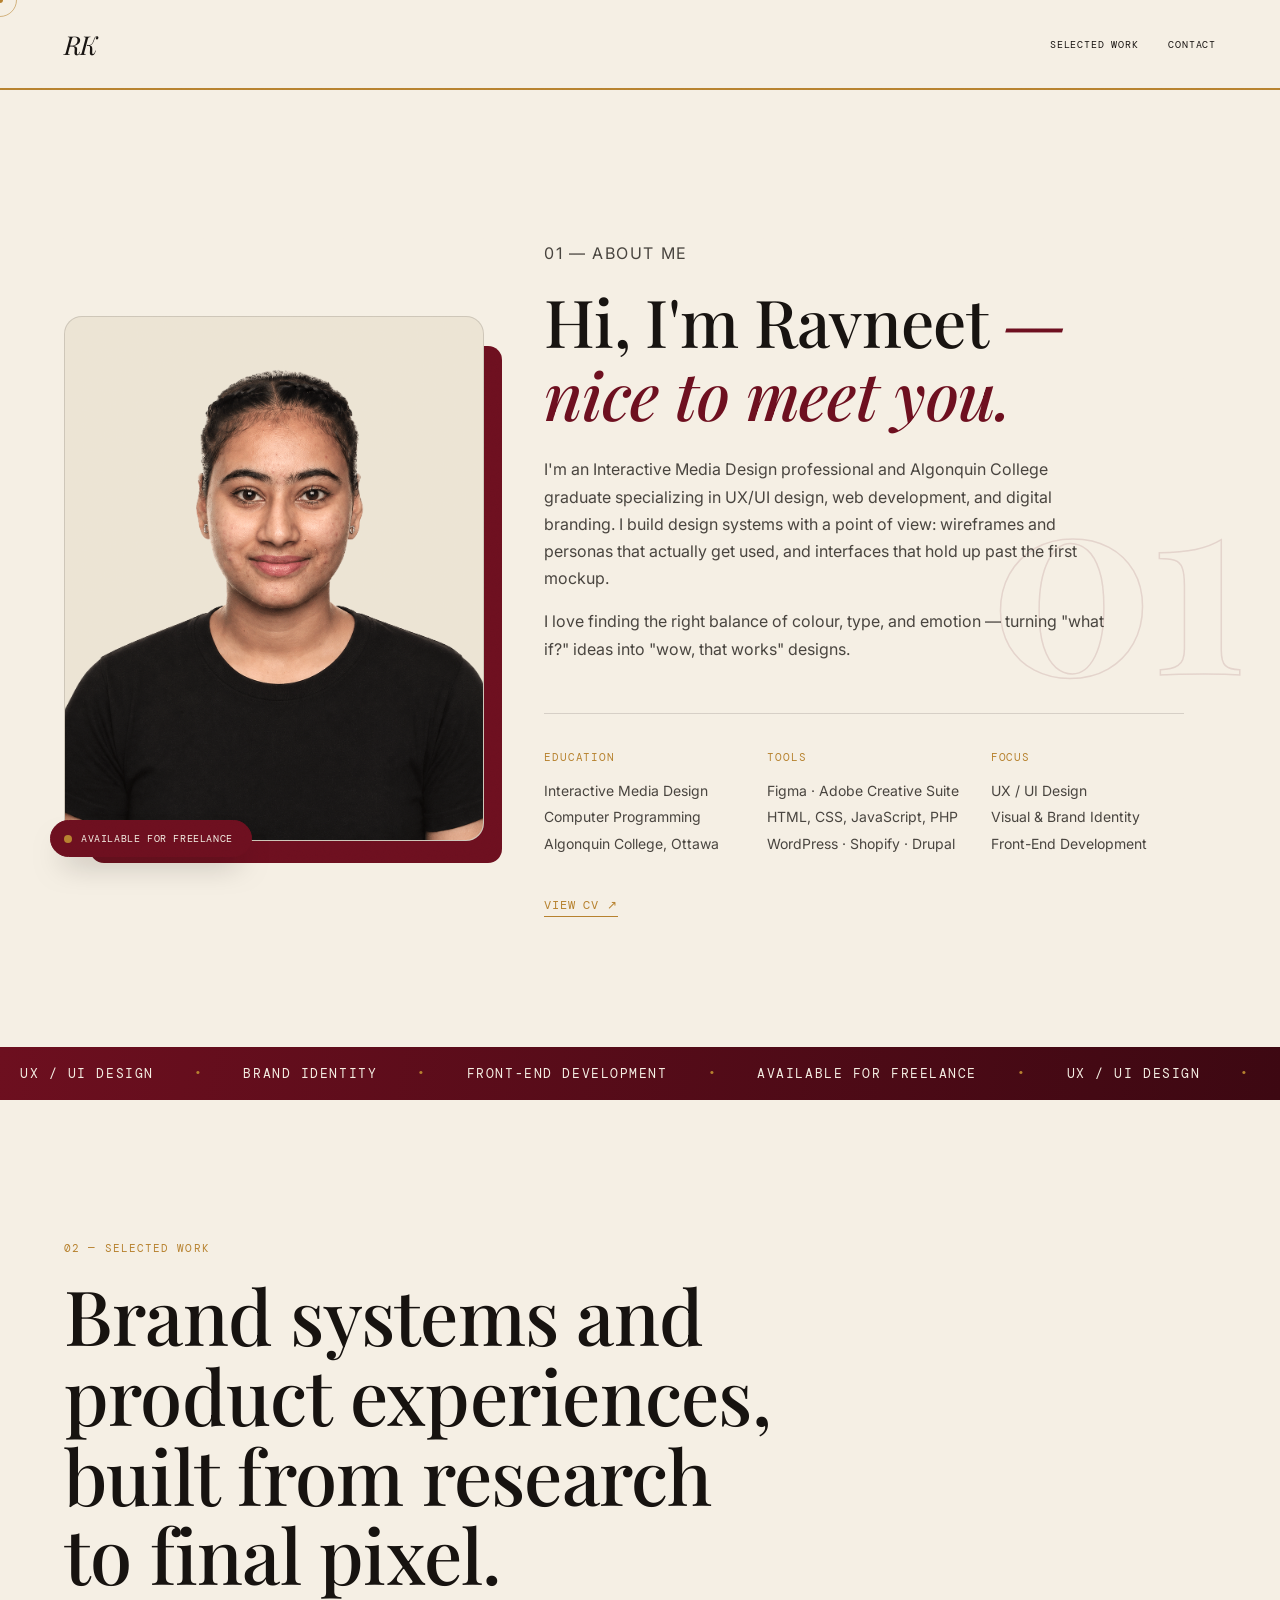
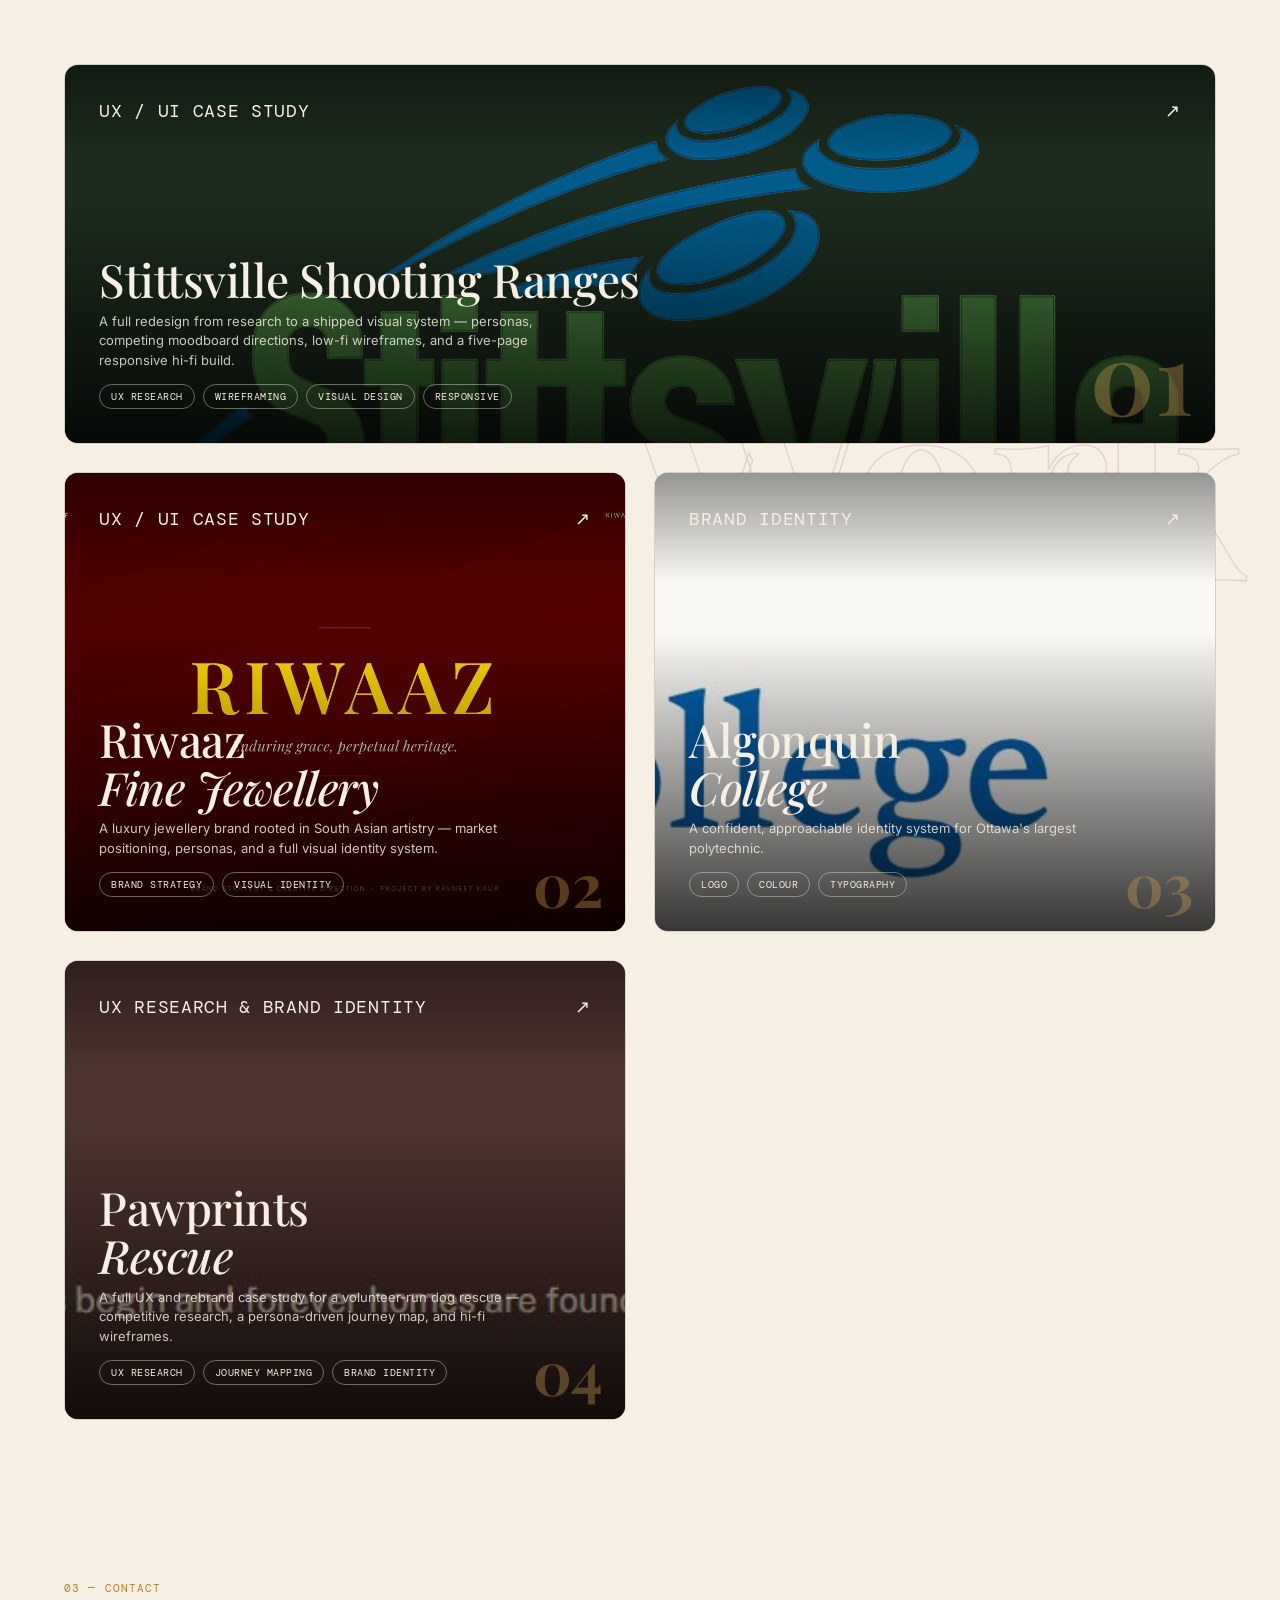
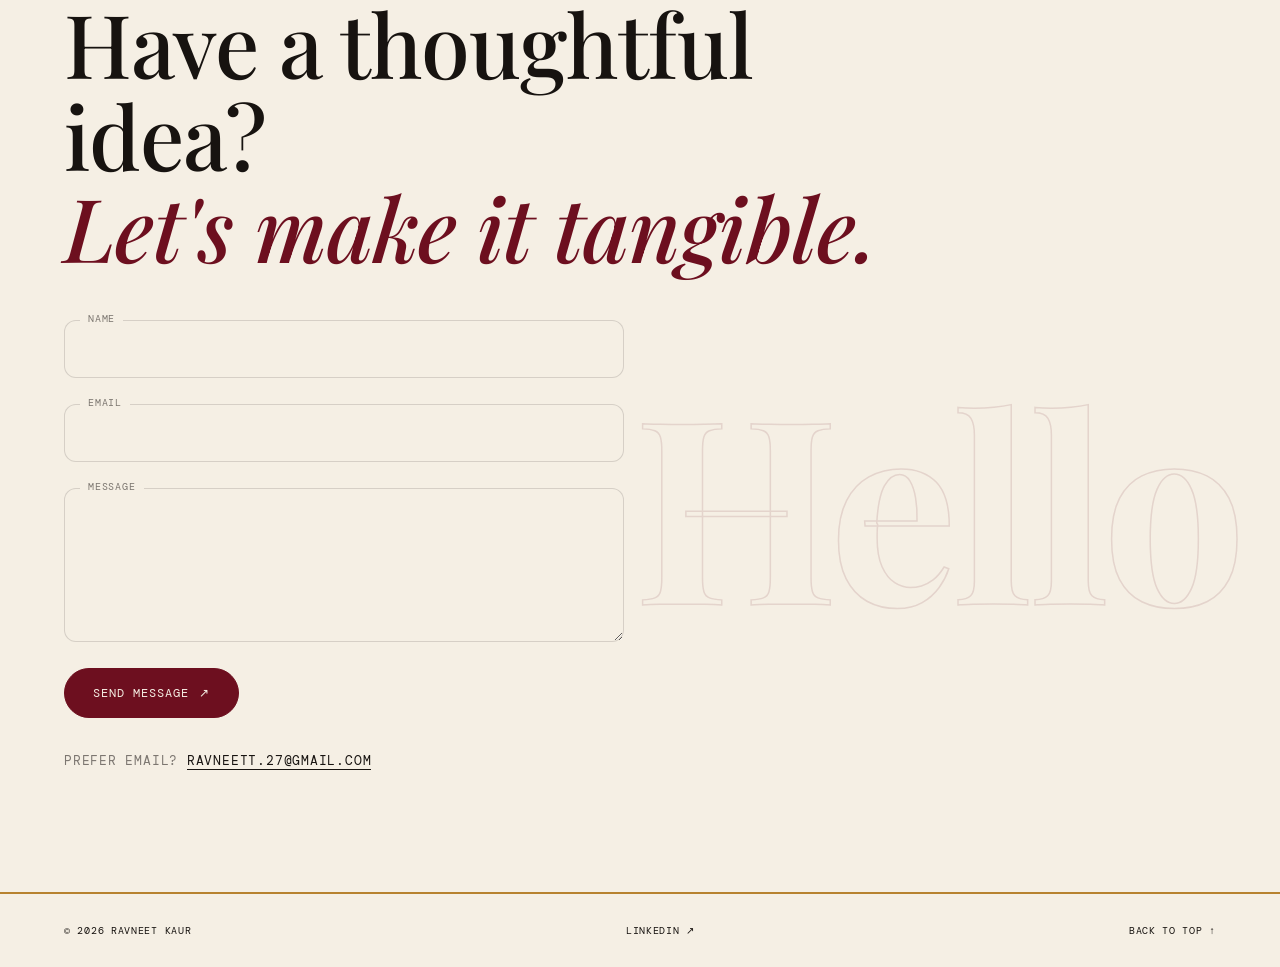
<file: index.html>
<!doctype html>
<html lang="en">

<head>
  <meta charset="UTF-8" />
  <meta name="viewport" content="width=device-width, initial-scale=1.0" />
  <meta name="description" content="Ravneet Kaur — Graphic & UX/UI Designer in Ottawa." />
  <title>Ravneet Kaur — Graphic &amp; UX/UI Designer</title>
  <link rel="stylesheet" href="styles.css" />
</head>

<body>
  <header class="site-header is-static">
    <a class="monogram" href="#top" aria-label="Ravneet Kaur home">RK</a>
    <button class="menu-toggle" aria-expanded="false" aria-controls="site-nav">Menu</button>
    <nav id="site-nav" class="site-nav" aria-label="Primary navigation">
      <a href="#work">Selected work</a>
      <a href="#contact">Contact</a>
    </nav>
  </header>

  <main id="top">
    <section id="about" class="home-about-section" aria-labelledby="home-about-title">
      <span class="section-watermark" aria-hidden="true">01</span>
      <div class="home-about-visual">
        <div class="home-about-media">
          <img src="assets/rk.png" alt="Portrait of Ravneet Kaur." />
        </div>
        <span class="about-badge"><span class="dot" aria-hidden="true"></span>Available for freelance</span>
      </div>
      <div class="home-about-copy">
        <p class="eyebrow">01 — About me</p>
        <h2 id="home-about-title">Hi, I'm Ravneet <em>— nice to meet you.</em></h2>
        <p>I'm an Interactive Media Design professional and Algonquin College graduate specializing in UX/UI design,
          web development, and digital branding. I build design systems with a point of view: wireframes and
          personas that actually get used, and interfaces that hold up past the first mockup.</p>
        <p>I love finding the right balance of colour, type, and emotion — turning "what if?" ideas into "wow, that
          works" designs.</p>

        <div class="about-meta">
          <div>
            <h4>Education</h4>
            <ul>
              <li>Interactive Media Design</li>
              <li>Computer Programming</li>
              <li>Algonquin College, Ottawa</li>
            </ul>
          </div>
          <div>
            <h4>Tools</h4>
            <ul>
              <li>Figma · Adobe Creative Suite</li>
              <li>HTML, CSS, JavaScript, PHP</li>
              <li>WordPress · Shopify · Drupal</li>
            </ul>
          </div>
          <div>
            <h4>Focus</h4>
            <ul>
              <li>UX / UI Design</li>
              <li>Visual &amp; Brand Identity</li>
              <li>Front-End Development</li>
            </ul>
          </div>
        </div>

        <div class="document-links" aria-label="Professional documents">
          <a class="text-link" href="assets/ravneet-kaur-cv.pdf" target="_blank" rel="noopener">View CV
            <span>↗</span></a>
        </div>
      </div>
    </section>

    <div class="marquee-band" aria-hidden="true">
      <div class="marquee-track">
        <span>UX / UI Design</span><span>Brand Identity</span><span>Front-End Development</span><span>Available for
          Freelance</span>
        <span>UX / UI Design</span><span>Brand Identity</span><span>Front-End Development</span><span>Available for
          Freelance</span>
      </div>
    </div>

    <section id="work" class="work-section" aria-labelledby="work-title">
      <span class="section-watermark" aria-hidden="true">Work</span>
      <div class="section-heading">
        <p class="eyebrow">02 — Selected work</p>
        <h2 id="work-title">Brand systems and product experiences, built from research to final pixel.</h2>
      </div>

      <div class="work-grid">
        <a class="work-card wc-stittsville" href="work/stittsville-shooting-ranges.html"
          style="--card-image: url('assets/stittsville/logo.png'); --card-image-position: center top;">
          <div class="work-card-top">
            <span>UX / UI Case Study</span>
            <span aria-hidden="true">↗</span>
          </div>
          <div>
            <h3>Stittsville Shooting Ranges</h3>
            <p>A full redesign from research to a shipped visual system — personas, competing moodboard directions,
              low-fi wireframes, and a five-page responsive hi-fi build.</p>
            <div class="work-card-tags">
              <span>UX Research</span>
              <span>Wireframing</span>
              <span>Visual Design</span>
              <span>Responsive</span>
            </div>
          </div>
          <span class="work-card-index" aria-hidden="true">01</span>
        </a>

        <a class="work-card wc-riwaaz" href="work/riwaaz.html" style="--card-image: url('assets/riwaaz/01-cover.jpg');">
          <div class="work-card-top">
            <span>UX / UI Case Study</span>
            <span aria-hidden="true">↗</span>
          </div>
          <div>
            <h3>Riwaaz<br /><em>Fine Jewellery</em></h3>
            <p>A luxury jewellery brand rooted in South Asian artistry — market positioning, personas, and a full visual
              identity system.</p>
            <div class="work-card-tags">
              <span>Brand Strategy</span>
              <span>Visual Identity</span>
            </div>
          </div>
          <span class="work-card-index" aria-hidden="true">02</span>
        </a>

        <a class="work-card wc-algonquin" href="work/algonquin-college.html"
          style="--card-image: url('assets/algonquin/01-cover.jpg'); --card-image-position: 61.5% 33%; --card-image-size: 480% auto;">
          <div class="work-card-top">
            <span>Brand Identity</span>
            <span aria-hidden="true">↗</span>
          </div>
          <div>
            <h3>Algonquin<br /><em>College</em></h3>
            <p>A confident, approachable identity system for Ottawa's largest polytechnic.</p>
            <div class="work-card-tags">
              <span>Logo</span>
              <span>Colour</span>
              <span>Typography</span>
            </div>
          </div>
          <span class="work-card-index" aria-hidden="true">03</span>
        </a>

        <a class="work-card wc-dog-rescue" href="work/dog-rescue.html"
          style="--card-image: url('assets/dog-rescue/01-cover.jpg');">
          <div class="work-card-top">
            <span>UX Research &amp; Brand Identity</span>
            <span aria-hidden="true">↗</span>
          </div>
          <div>
            <h3>Pawprints<br /><em>Rescue</em></h3>
            <p>A full UX and rebrand case study for a volunteer-run dog rescue — competitive research, a
              persona-driven journey map, and hi-fi wireframes.</p>
            <div class="work-card-tags">
              <span>UX Research</span>
              <span>Journey Mapping</span>
              <span>Brand Identity</span>
            </div>
          </div>
          <span class="work-card-index" aria-hidden="true">04</span>
        </a>
      </div>
    </section>

    <section id="contact" class="contact-section" aria-labelledby="contact-title">
      <span class="section-watermark" aria-hidden="true">Hello</span>
      <p class="eyebrow">03 — Contact</p>
      <h2 id="contact-title">Have a thoughtful idea?<br /><em>Let's make it tangible.</em></h2>

      <form class="contact-form" action="https://formspree.io/f/xzdnepqq" method="POST">
        <div class="form-row">
          <label for="cf-name">Name</label>
          <input type="text" id="cf-name" name="name" autocomplete="name" required />
        </div>
        <div class="form-row">
          <label for="cf-email">Email</label>
          <input type="email" id="cf-email" name="email" autocomplete="email" required />
        </div>
        <div class="form-row">
          <label for="cf-message">Message</label>
          <textarea id="cf-message" name="message" rows="5" required></textarea>
        </div>
        <input type="text" name="_gotcha" tabindex="-1" autocomplete="off" style="position:absolute; left:-9999px;" />
        <div class="form-submit-row">
          <button type="submit" class="text-link contact-submit">Send message <span>↗</span></button>
          <p class="form-status" role="status" aria-live="polite"></p>
        </div>
      </form>
      <p class="contact-alt">Prefer email? <a href="mailto:ravneett.27@gmail.com">ravneett.27@gmail.com</a></p>
    </section>
  </main>

  <footer>
    <p>© <span id="year"></span> Ravneet Kaur</p>
    <a href="https://www.linkedin.com/in/ravneetkaur2709" target="_blank" rel="noopener">LinkedIn <span>↗</span></a>
    <a href="#top">Back to top ↑</a>
  </footer>
  <script src="script.js"></script>
</body>

</html>
</file>
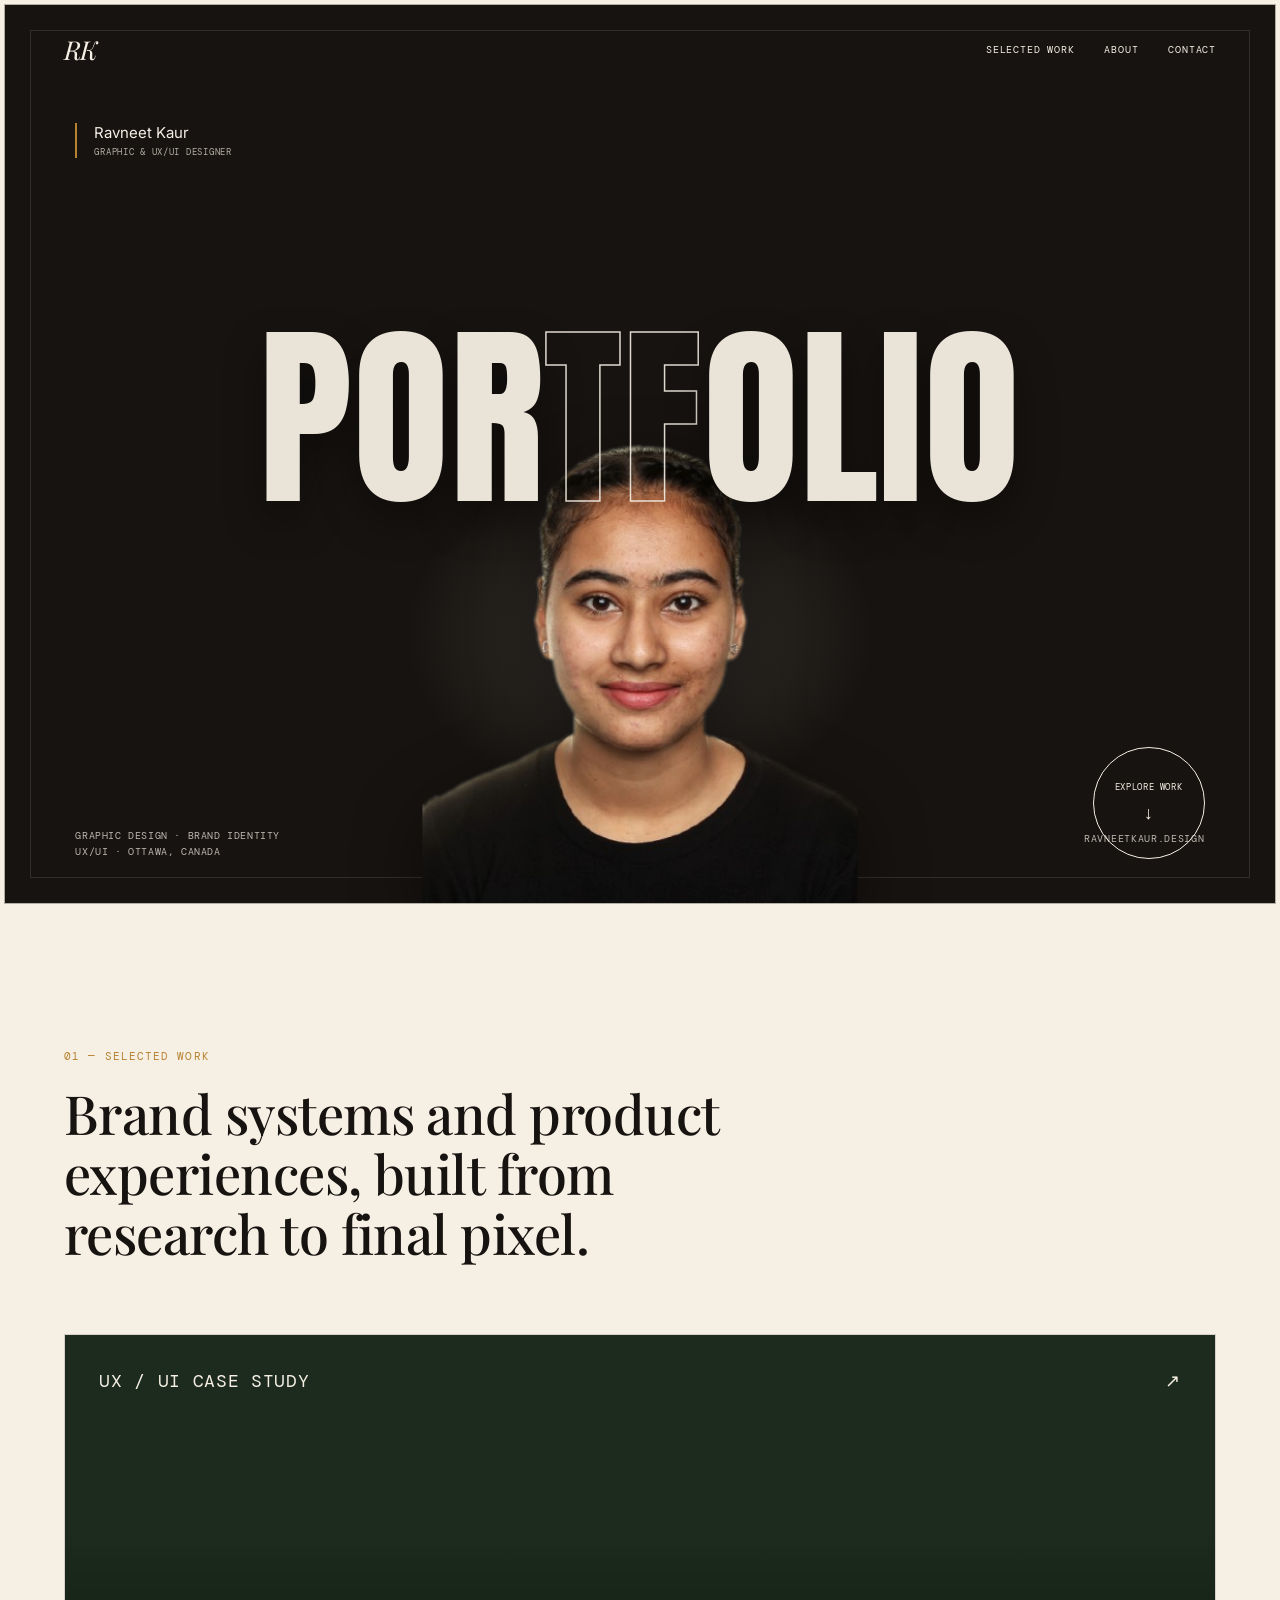
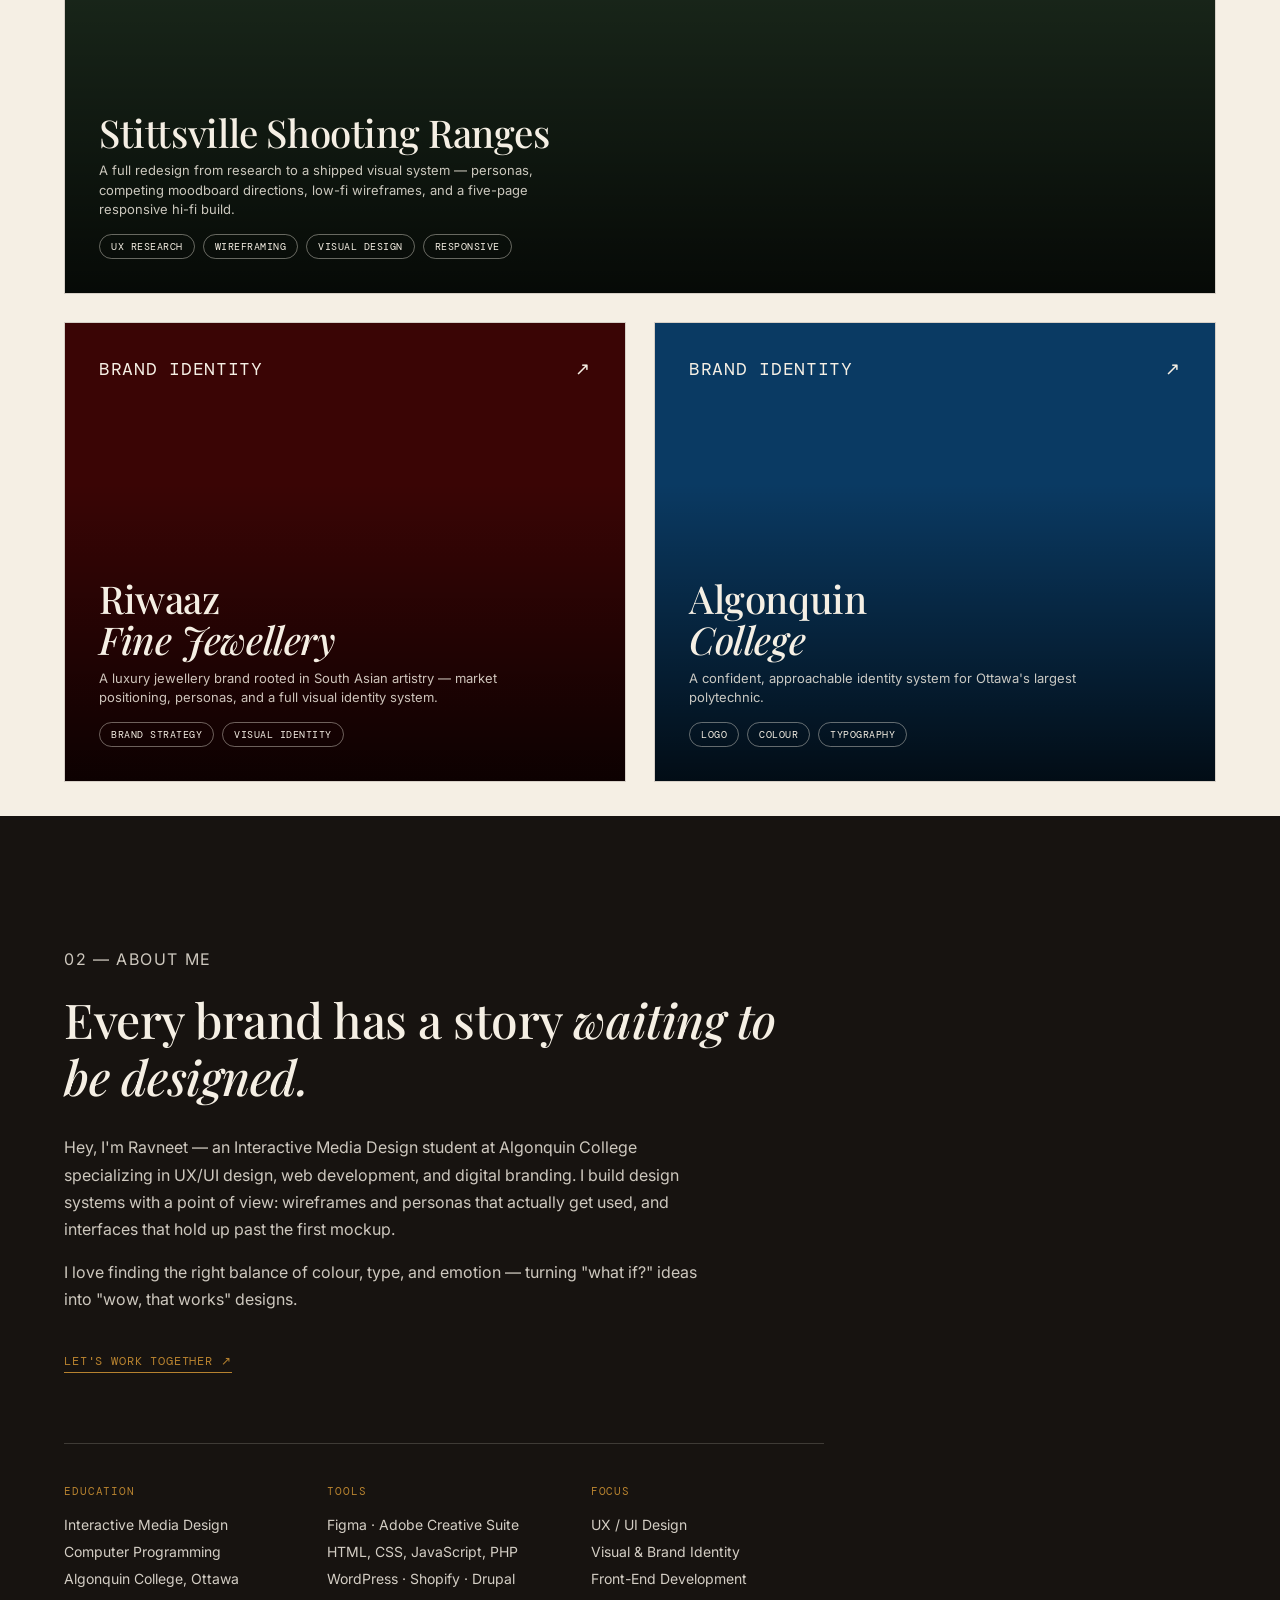
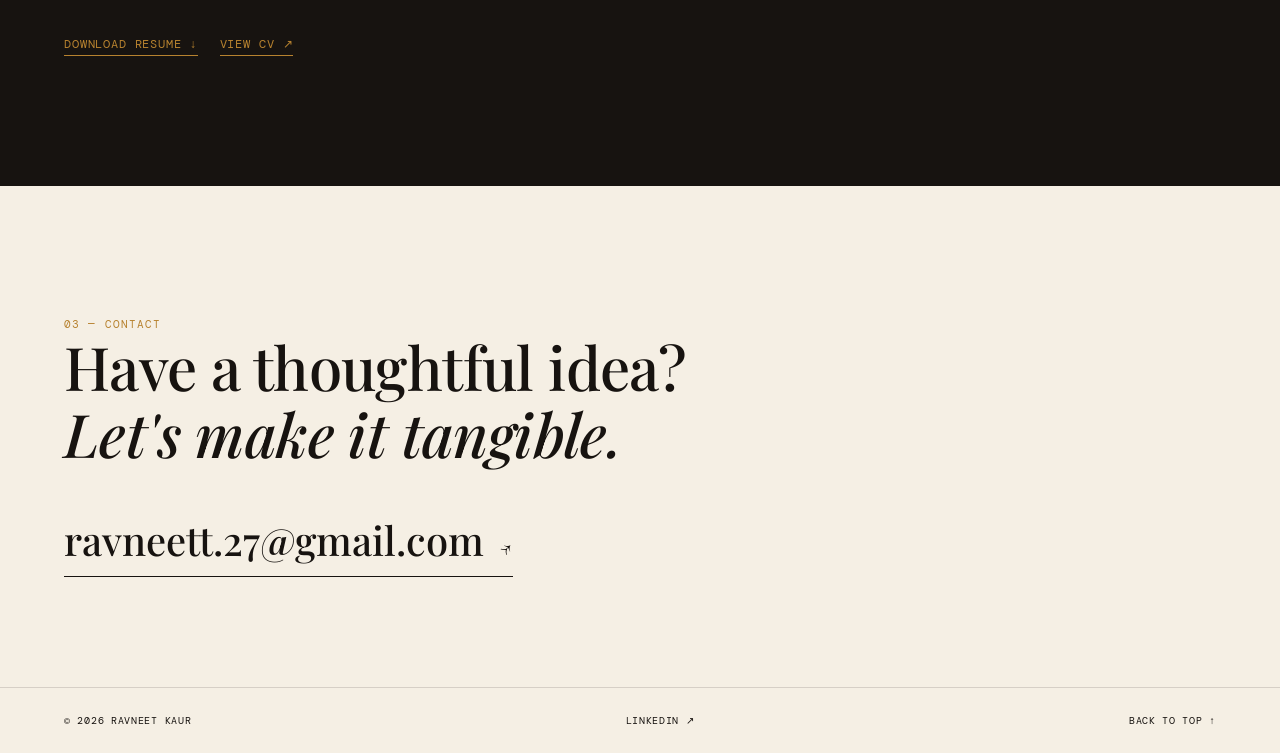
<file: ravneet-portfolio/index.html>
<!doctype html>
<html lang="en">
  <head>
    <meta charset="UTF-8" />
    <meta name="viewport" content="width=device-width, initial-scale=1.0" />
    <meta name="description" content="Ravneet Kaur — Graphic & UX/UI Designer in Ottawa." />
    <title>Ravneet Kaur — Graphic &amp; UX/UI Designer</title>
    <link rel="stylesheet" href="styles.css" />
  </head>
  <body>
    <header class="site-header is-dark">
      <a class="monogram" href="#top" aria-label="Ravneet Kaur home">RK</a>
      <button class="menu-toggle" aria-expanded="false" aria-controls="site-nav">Menu</button>
      <nav id="site-nav" class="site-nav" aria-label="Primary navigation">
        <a href="#work">Selected work</a>
        <a href="#about">About</a>
        <a href="#contact">Contact</a>
      </nav>
    </header>

    <main id="top">
      <section class="hero" aria-labelledby="hero-title">
        <p class="hero-kicker">Ravneet Kaur <span>Graphic &amp; UX/UI Designer</span></p>
        <h1 id="hero-title" class="hero-title">Por<span class="pt-outline">tf</span>olio</h1>
        <div class="hero-portrait">
          <img src="assets/ravneet-kaur-hero-cutout.png" alt="Portrait of Ravneet Kaur." />
        </div>
        <div class="hero-footer">
          <p>Graphic design · Brand identity<br />UX/UI · Ottawa, Canada</p>
          <a class="circle-link" href="#work">Explore work <span aria-hidden="true">↓</span></a>
        </div>
        <p class="hero-url">ravneetkaur.design</p>
      </section>

      <section id="work" class="work-section" aria-labelledby="work-title">
        <div class="section-heading">
          <p class="eyebrow">01 — Selected work</p>
          <h2 id="work-title">Brand systems and product experiences, built from research to final pixel.</h2>
        </div>

        <div class="work-grid">
          <a class="work-card wc-stittsville" href="work/stittsville-shooting-ranges.html">
            <div class="work-card-top">
              <span>UX / UI Case Study</span>
              <span aria-hidden="true">↗</span>
            </div>
            <div>
              <h3>Stittsville Shooting Ranges</h3>
              <p>A full redesign from research to a shipped visual system — personas, competing moodboard directions, low-fi wireframes, and a five-page responsive hi-fi build.</p>
              <div class="work-card-tags">
                <span>UX Research</span>
                <span>Wireframing</span>
                <span>Visual Design</span>
                <span>Responsive</span>
              </div>
            </div>
          </a>

          <a class="work-card wc-riwaaz" href="work/riwaaz.html">
            <div class="work-card-top">
              <span>Brand Identity</span>
              <span aria-hidden="true">↗</span>
            </div>
            <div>
              <h3>Riwaaz<br /><em>Fine Jewellery</em></h3>
              <p>A luxury jewellery brand rooted in South Asian artistry — market positioning, personas, and a full visual identity system.</p>
              <div class="work-card-tags">
                <span>Brand Strategy</span>
                <span>Visual Identity</span>
              </div>
            </div>
          </a>

          <a class="work-card wc-algonquin" href="work/algonquin-college.html">
            <div class="work-card-top">
              <span>Brand Identity</span>
              <span aria-hidden="true">↗</span>
            </div>
            <div>
              <h3>Algonquin<br /><em>College</em></h3>
              <p>A confident, approachable identity system for Ottawa's largest polytechnic.</p>
              <div class="work-card-tags">
                <span>Logo</span>
                <span>Colour</span>
                <span>Typography</span>
              </div>
            </div>
          </a>
        </div>
      </section>

      <section id="about" class="about-section" aria-labelledby="about-title">
        <div class="about-copy">
          <p class="eyebrow">02 — About me</p>
          <h2 id="about-title">Every brand has a story <em>waiting to be designed.</em></h2>
          <p>Hey, I'm Ravneet — an Interactive Media Design student at Algonquin College specializing in UX/UI design, web development, and digital branding. I build design systems with a point of view: wireframes and personas that actually get used, and interfaces that hold up past the first mockup.</p>
          <p>I love finding the right balance of colour, type, and emotion — turning "what if?" ideas into "wow, that works" designs.</p>
          <a class="text-link" href="mailto:ravneett.27@gmail.com">Let's work together <span>↗</span></a>

          <div class="about-meta">
            <div>
              <h4>Education</h4>
              <ul>
                <li>Interactive Media Design</li>
                <li>Computer Programming</li>
                <li>Algonquin College, Ottawa</li>
              </ul>
            </div>
            <div>
              <h4>Tools</h4>
              <ul>
                <li>Figma · Adobe Creative Suite</li>
                <li>HTML, CSS, JavaScript, PHP</li>
                <li>WordPress · Shopify · Drupal</li>
              </ul>
            </div>
            <div>
              <h4>Focus</h4>
              <ul>
                <li>UX / UI Design</li>
                <li>Visual &amp; Brand Identity</li>
                <li>Front-End Development</li>
              </ul>
            </div>
          </div>

          <div class="document-links" aria-label="Professional documents">
            <a class="text-link" href="assets/ravneet-kaur-resume.pdf" target="_blank" rel="noopener">Download resume <span>↓</span></a>
            <a class="text-link" href="assets/ravneet-kaur-cv.pdf" target="_blank" rel="noopener">View CV <span>↗</span></a>
          </div>
        </div>
      </section>

      <section id="contact" class="contact-section" aria-labelledby="contact-title">
        <p class="eyebrow">03 — Contact</p>
        <h2 id="contact-title">Have a thoughtful idea?<br /><em>Let's make it tangible.</em></h2>
        <a class="contact-email" href="mailto:ravneett.27@gmail.com">ravneett.27@gmail.com <span>↗</span></a>
      </section>
    </main>

    <footer>
      <p>© <span id="year"></span> Ravneet Kaur</p>
      <a href="https://www.linkedin.com/in/ravneetkaur2709" target="_blank" rel="noopener">LinkedIn <span>↗</span></a>
      <a href="#top">Back to top ↑</a>
    </footer>
    <script src="script.js"></script>
  </body>
</html>
</file>
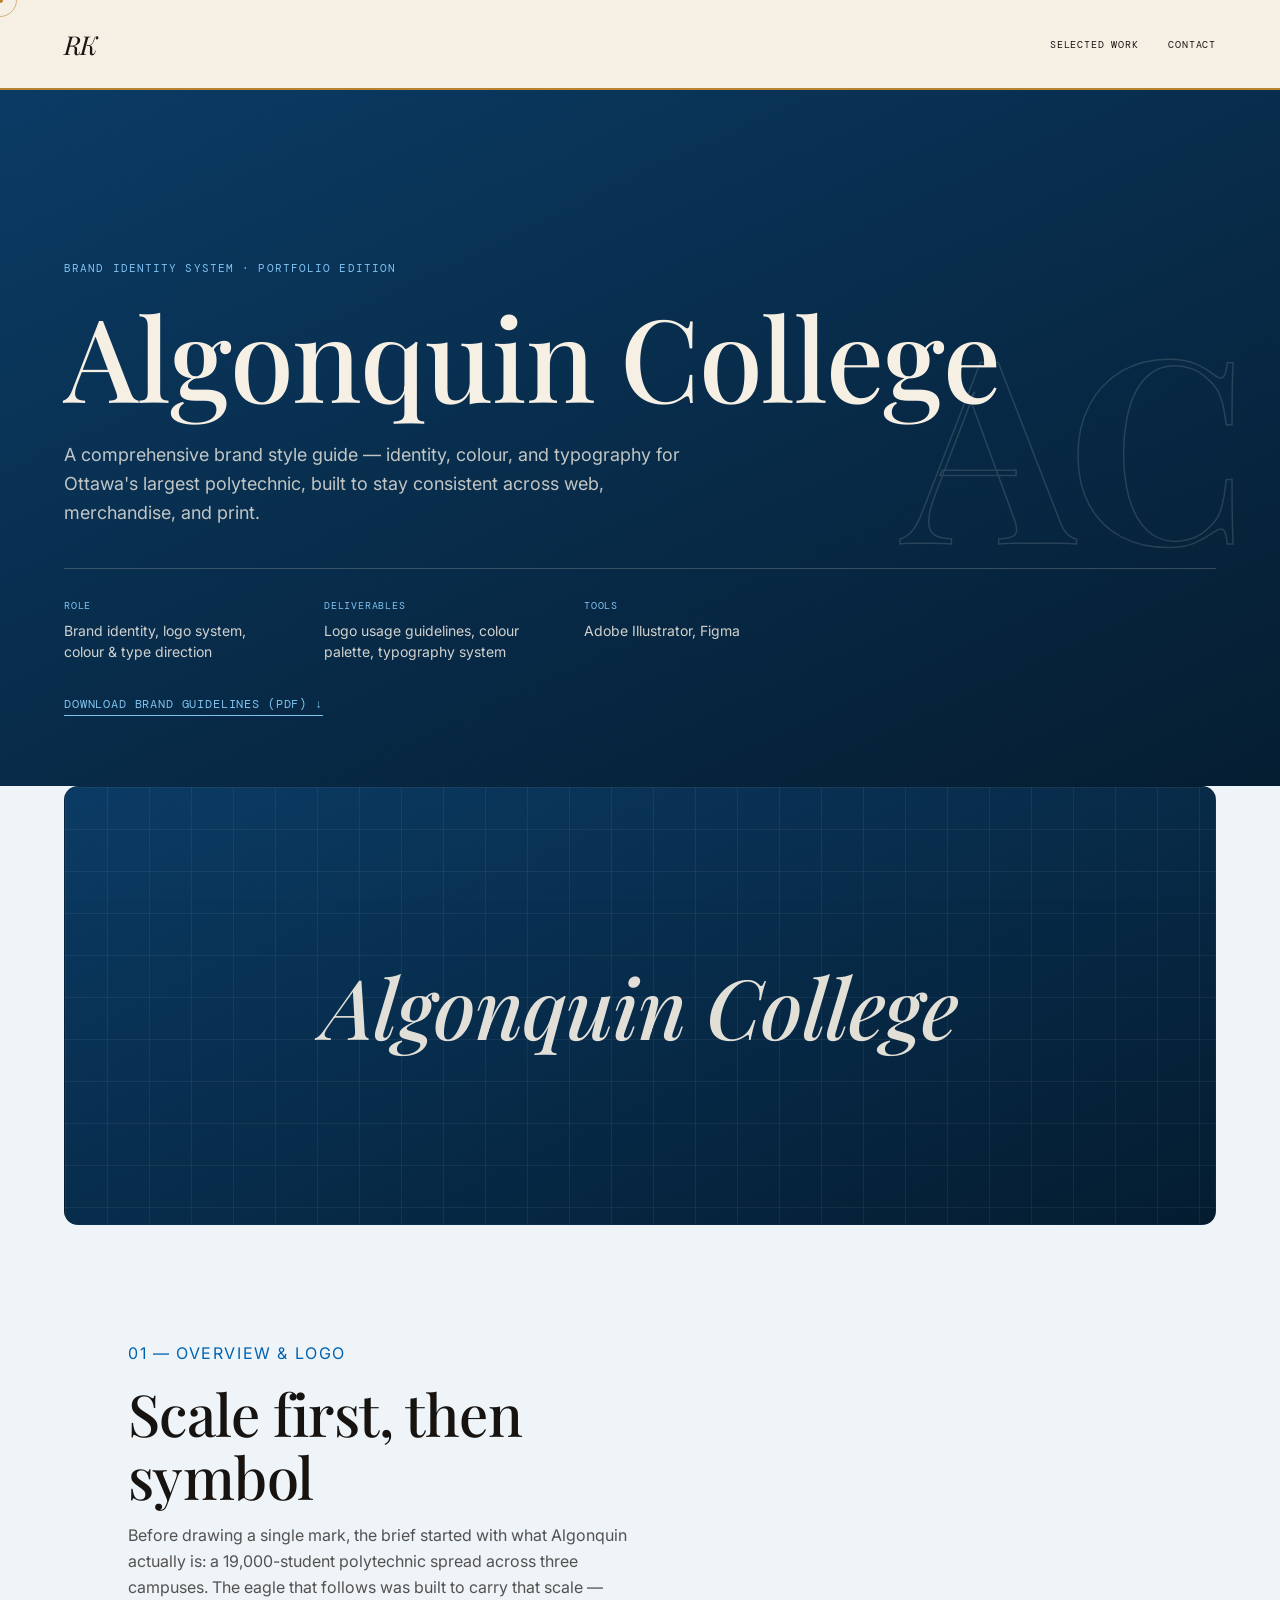
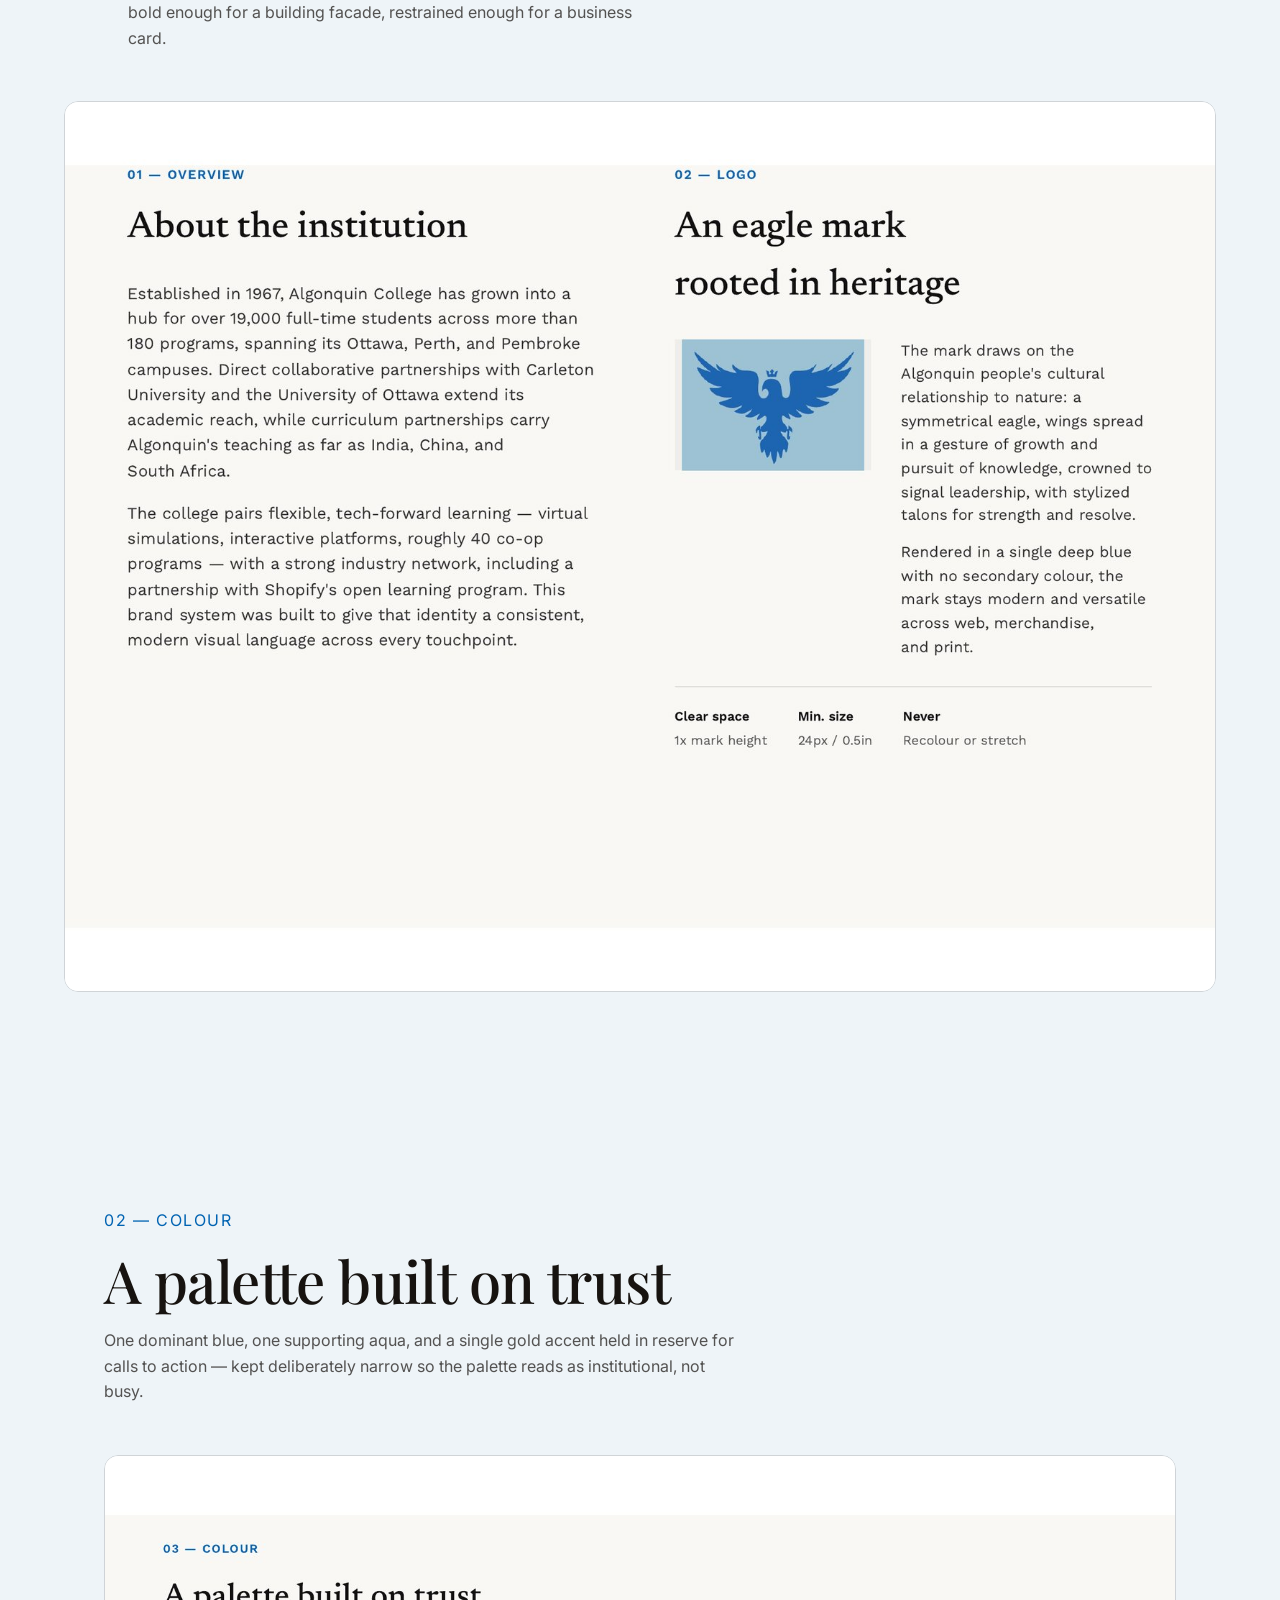
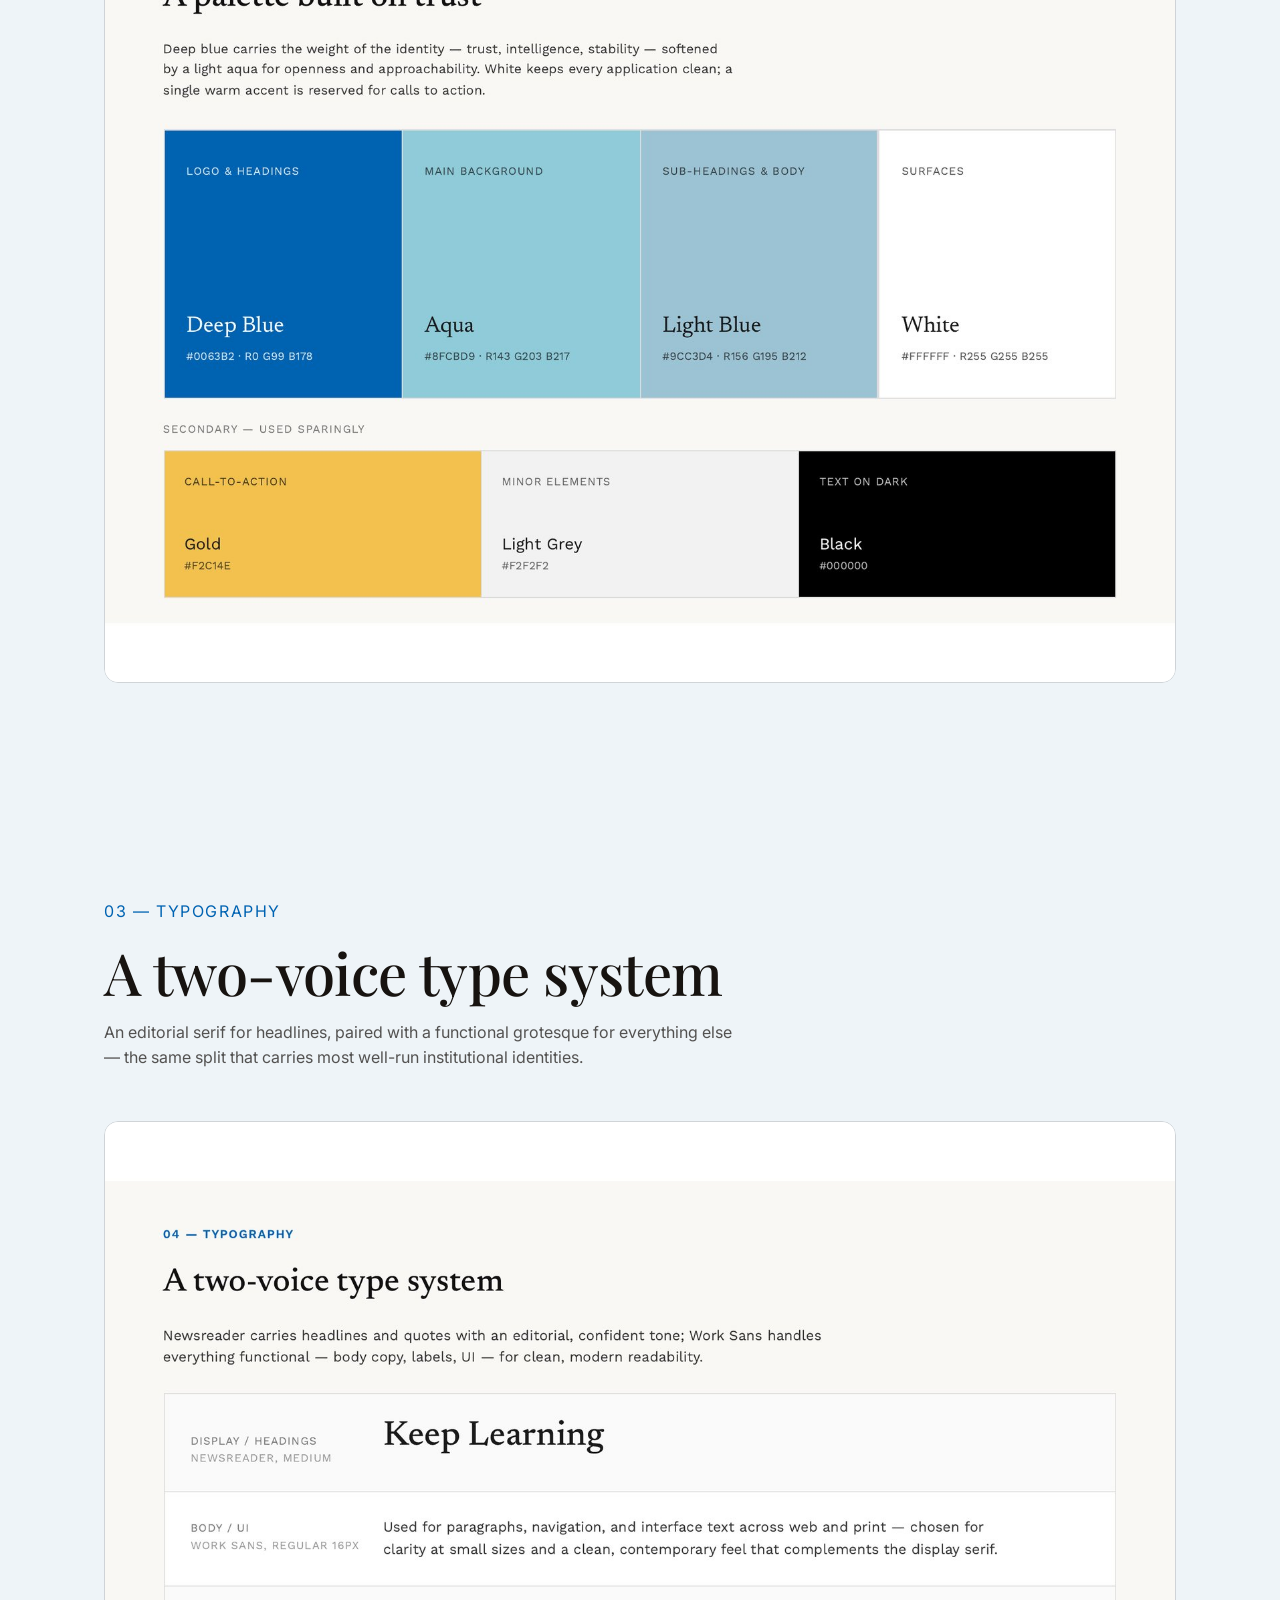
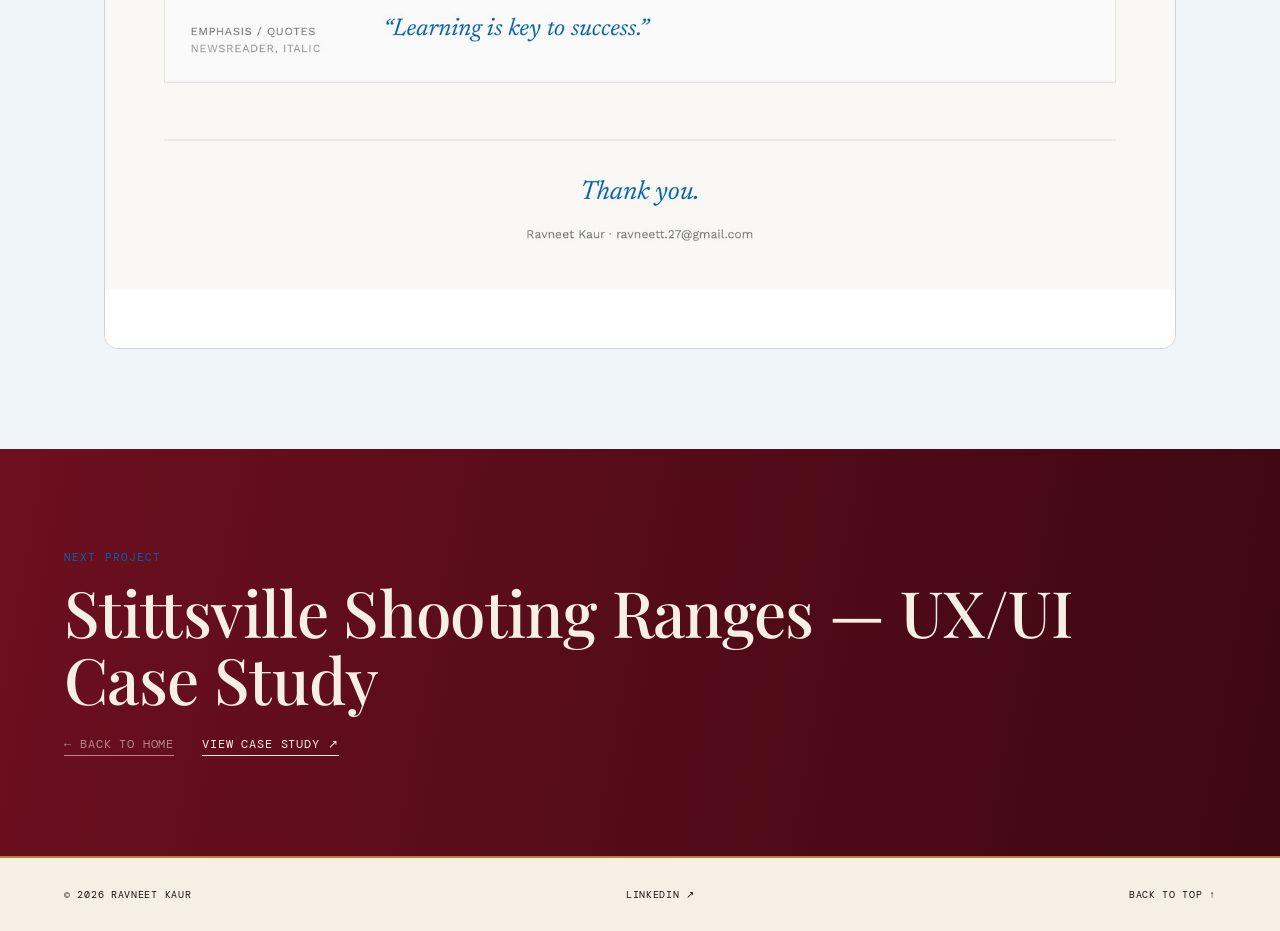
<file: work/algonquin-college.html>
<!doctype html>
<html lang="en">
  <head>
    <meta charset="UTF-8" />
    <meta name="viewport" content="width=device-width, initial-scale=1.0" />
    <meta name="description" content="Algonquin College — a brand identity system for Ottawa's largest polytechnic. A case study by Ravneet Kaur." />
    <title>Algonquin College — Brand Identity | Ravneet Kaur</title>
    <link rel="stylesheet" href="../styles.css" />
  </head>
  <body>
    <header class="site-header is-static">
      <a class="monogram" href="../index.html#top" aria-label="Ravneet Kaur home">RK</a>
      <button class="menu-toggle" aria-expanded="false" aria-controls="site-nav">Menu</button>
      <nav id="site-nav" class="site-nav" aria-label="Primary navigation">
        <a href="../index.html#work">Selected work</a>
        <a href="../index.html#contact">Contact</a>
      </nav>
    </header>

    <main class="cs-theme-algonquin">
      <header class="cs-header">
        <span class="section-watermark" aria-hidden="true">AC</span>
        <p class="eyebrow">Brand Identity System · Portfolio Edition</p>
        <h1>Algonquin College</h1>
        <p class="cs-dek">A comprehensive brand style guide — identity, colour, and typography for Ottawa's largest polytechnic, built to stay consistent across web, merchandise, and print.</p>

        <div class="cs-meta">
          <div>
            <h4>Role</h4>
            <p>Brand identity, logo system, colour &amp; type direction</p>
          </div>
          <div>
            <h4>Deliverables</h4>
            <p>Logo usage guidelines, colour palette, typography system</p>
          </div>
          <div>
            <h4>Tools</h4>
            <p>Adobe Illustrator, Figma</p>
          </div>
        </div>

        <a class="text-link" href="../assets/algonquin/algonquin-brand-guidelines.pdf" target="_blank" rel="noopener" style="margin-top: 34px;">Download brand guidelines (PDF) <span>↓</span></a>
      </header>

      <div class="cs-cover" aria-hidden="true">
        <span class="cs-cover-mark">Algonquin College</span>
      </div>

      <section class="cs-section is-wide">
        <div class="cs-section-head" style="padding-left: 5vw;">
          <p class="eyebrow">01 — Overview &amp; logo</p>
          <h2>Scale first, then symbol</h2>
          <p style="padding-right: 5vw;">Before drawing a single mark, the brief started with what Algonquin actually is: a 19,000-student polytechnic spread across three campuses. The eagle that follows was built to carry that scale — bold enough for a building facade, restrained enough for a business card.</p>
        </div>
        <figure class="cs-figure">
          <img src="../assets/algonquin/02-overview-logo.jpg" alt="Algonquin College overview and eagle logo mark with clear space, minimum size, and usage guidelines." />
        </figure>
      </section>

      <section class="cs-section">
        <div class="cs-section-head">
          <p class="eyebrow">02 — Colour</p>
          <h2>A palette built on trust</h2>
          <p>One dominant blue, one supporting aqua, and a single gold accent held in reserve for calls to action — kept deliberately narrow so the palette reads as institutional, not busy.</p>
        </div>
        <figure class="cs-figure">
          <img src="../assets/algonquin/03-colour.jpg" alt="Algonquin College colour palette: deep blue, aqua, light blue, white, gold, light grey, and black." />
        </figure>
      </section>

      <section class="cs-section">
        <div class="cs-section-head">
          <p class="eyebrow">03 — Typography</p>
          <h2>A two-voice type system</h2>
          <p>An editorial serif for headlines, paired with a functional grotesque for everything else — the same split that carries most well-run institutional identities.</p>
        </div>
        <figure class="cs-figure">
          <img src="../assets/algonquin/04-typography.jpg" alt="Algonquin College typography system pairing Newsreader and Work Sans." />
        </figure>
      </section>

      <div class="cs-next">
        <div>
          <p class="eyebrow">Next project</p>
          <h3>Stittsville Shooting Ranges — UX/UI Case Study</h3>
          <div class="cs-next-links">
            <a class="text-link" href="../index.html#top" style="color: rgba(245,239,228,.55);"><span>←</span> Back to home</a>
            <a class="text-link" href="stittsville-shooting-ranges.html" style="color:#f5efe4;">View case study <span>↗</span></a>
          </div>
        </div>
      </div>
    </main>

    <footer>
      <p>© <span id="year"></span> Ravneet Kaur</p>
      <a href="https://www.linkedin.com/in/ravneetkaur2709" target="_blank" rel="noopener">LinkedIn <span>↗</span></a>
      <a href="../index.html#top">Back to top ↑</a>
    </footer>
    <script src="../script.js"></script>
  </body>
</html>
</file>
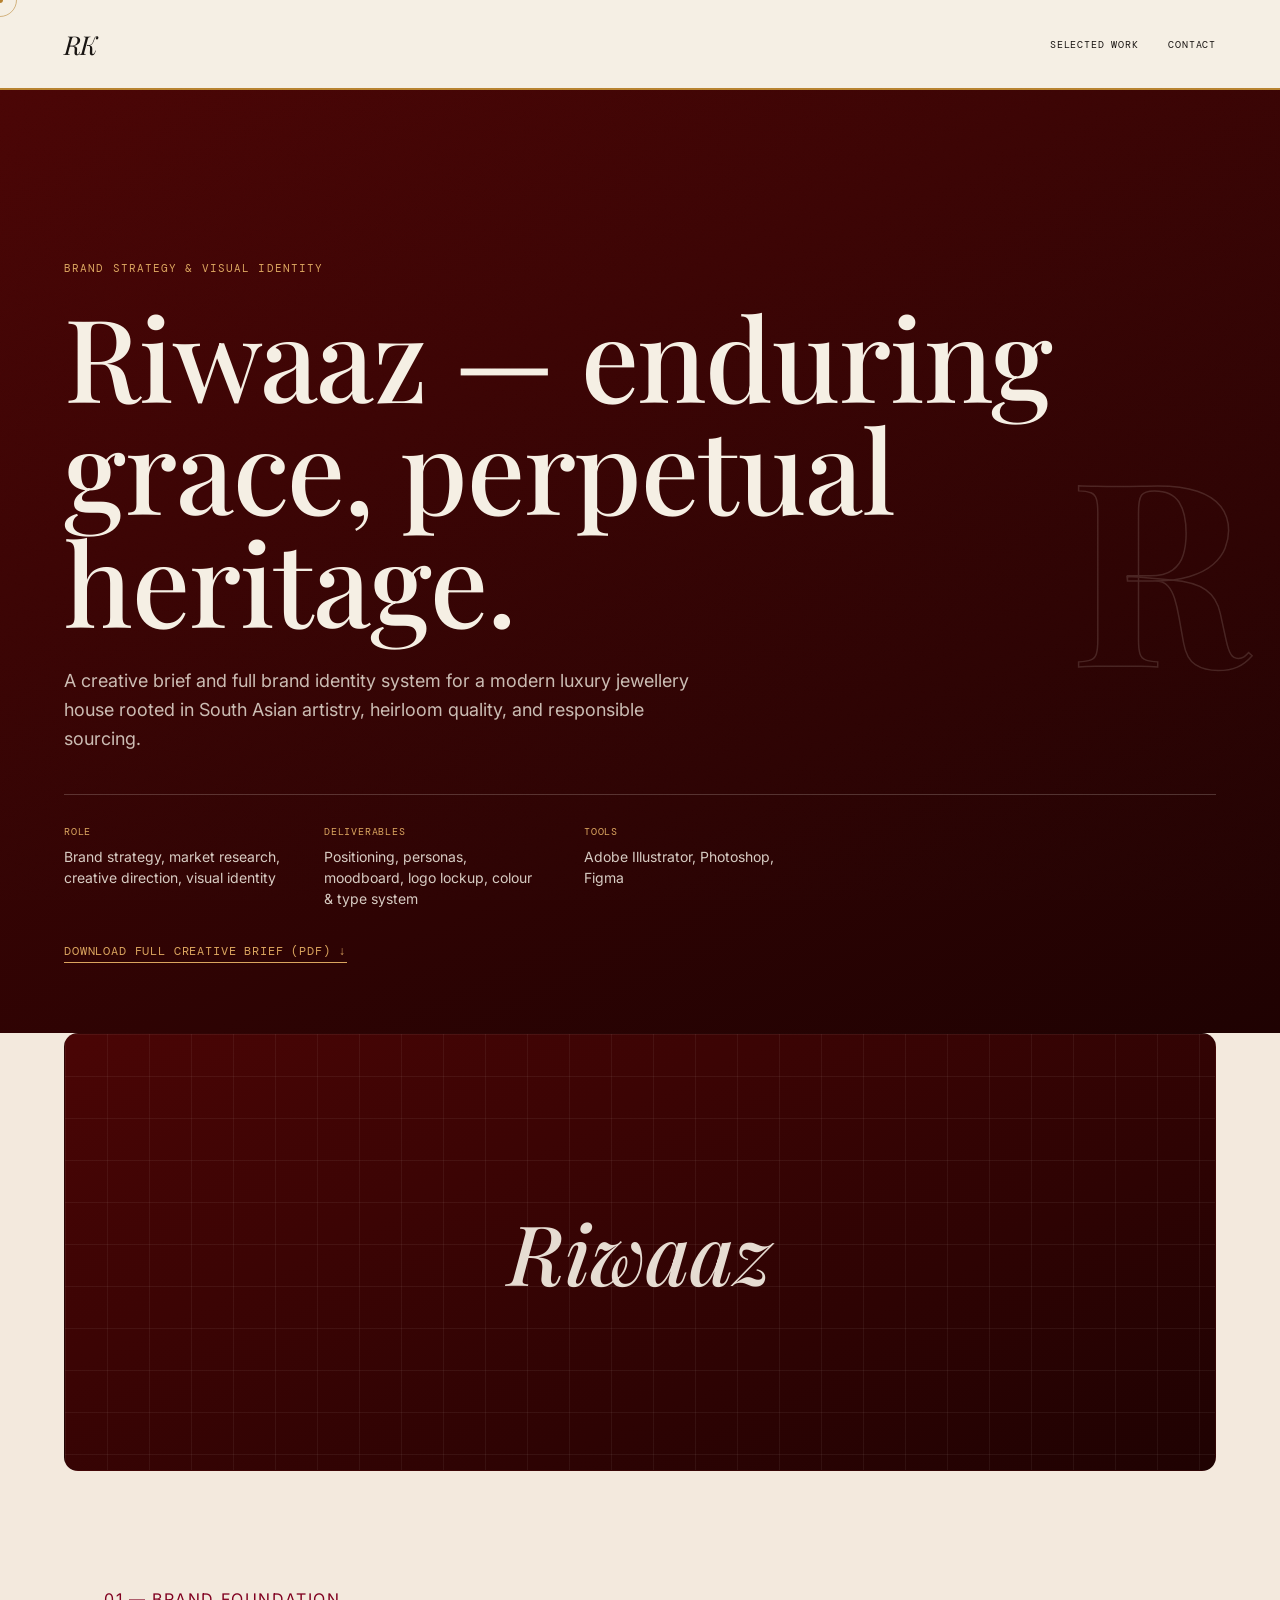
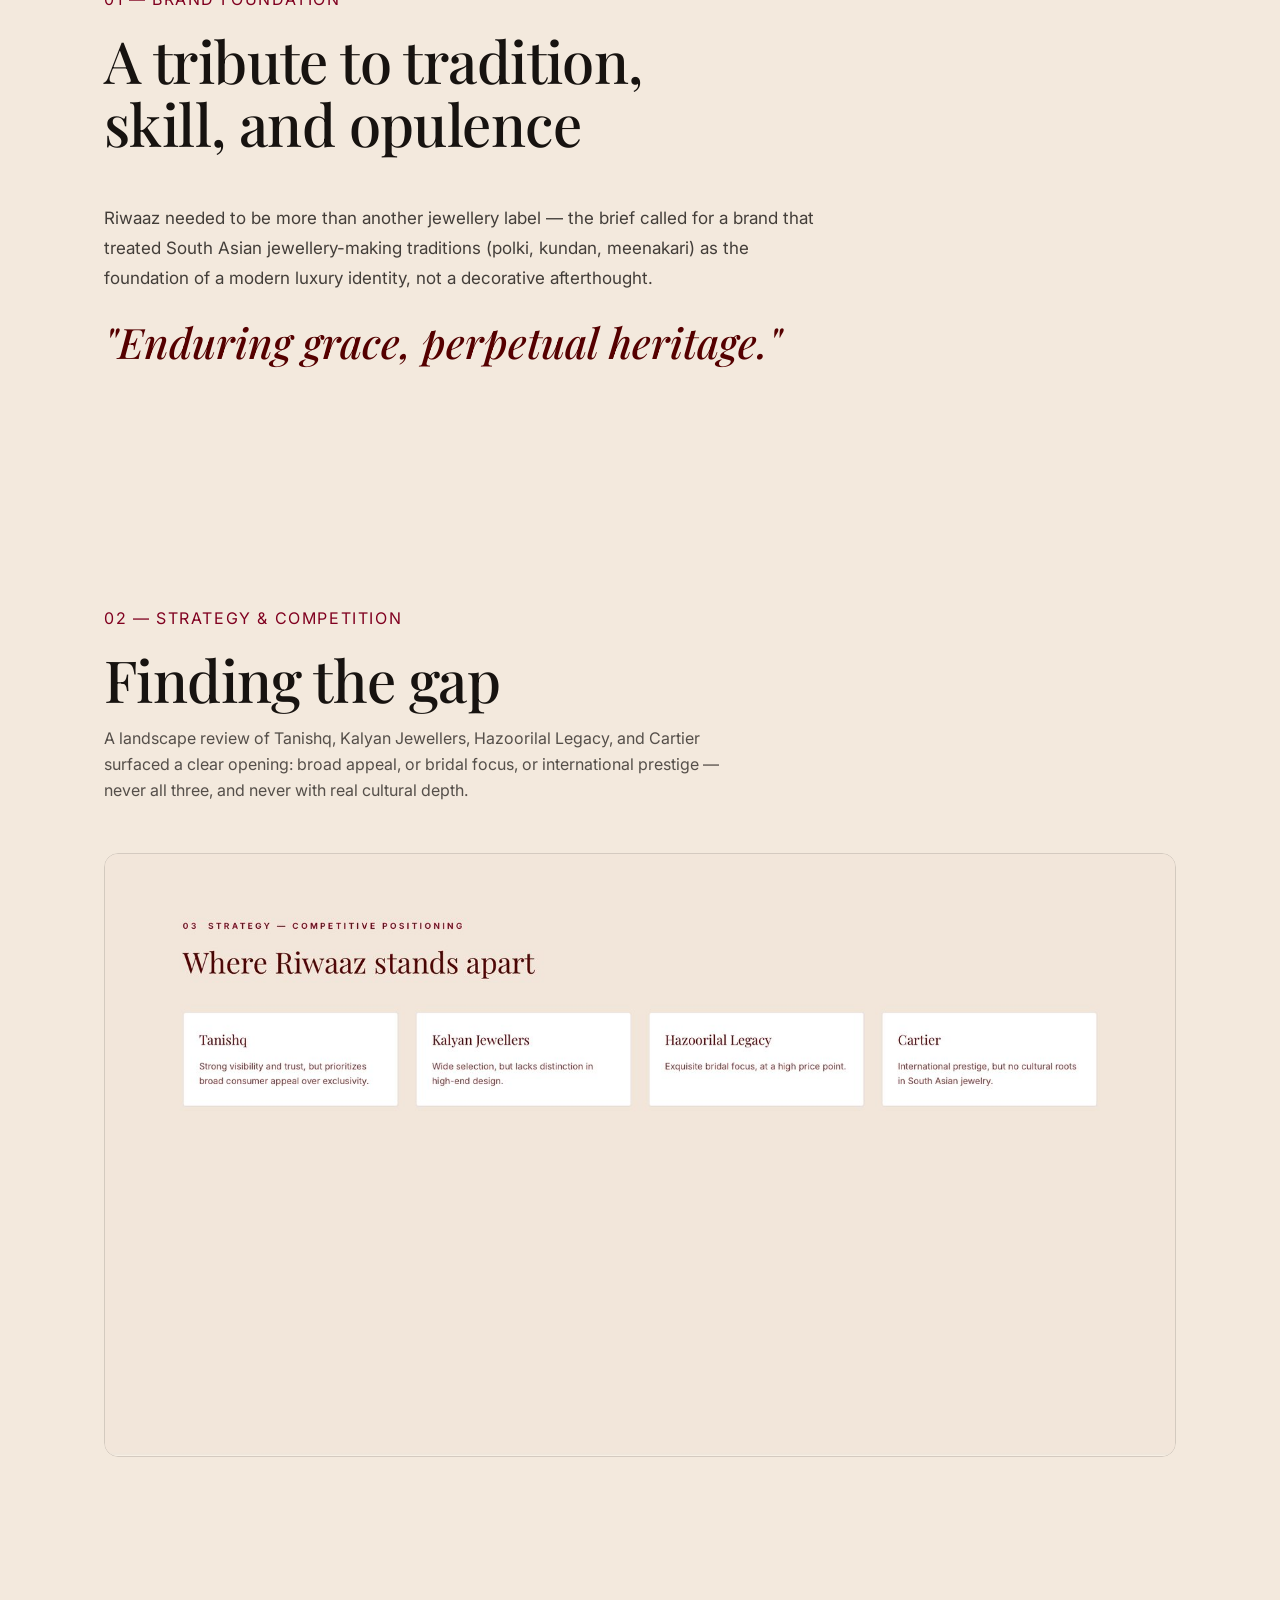
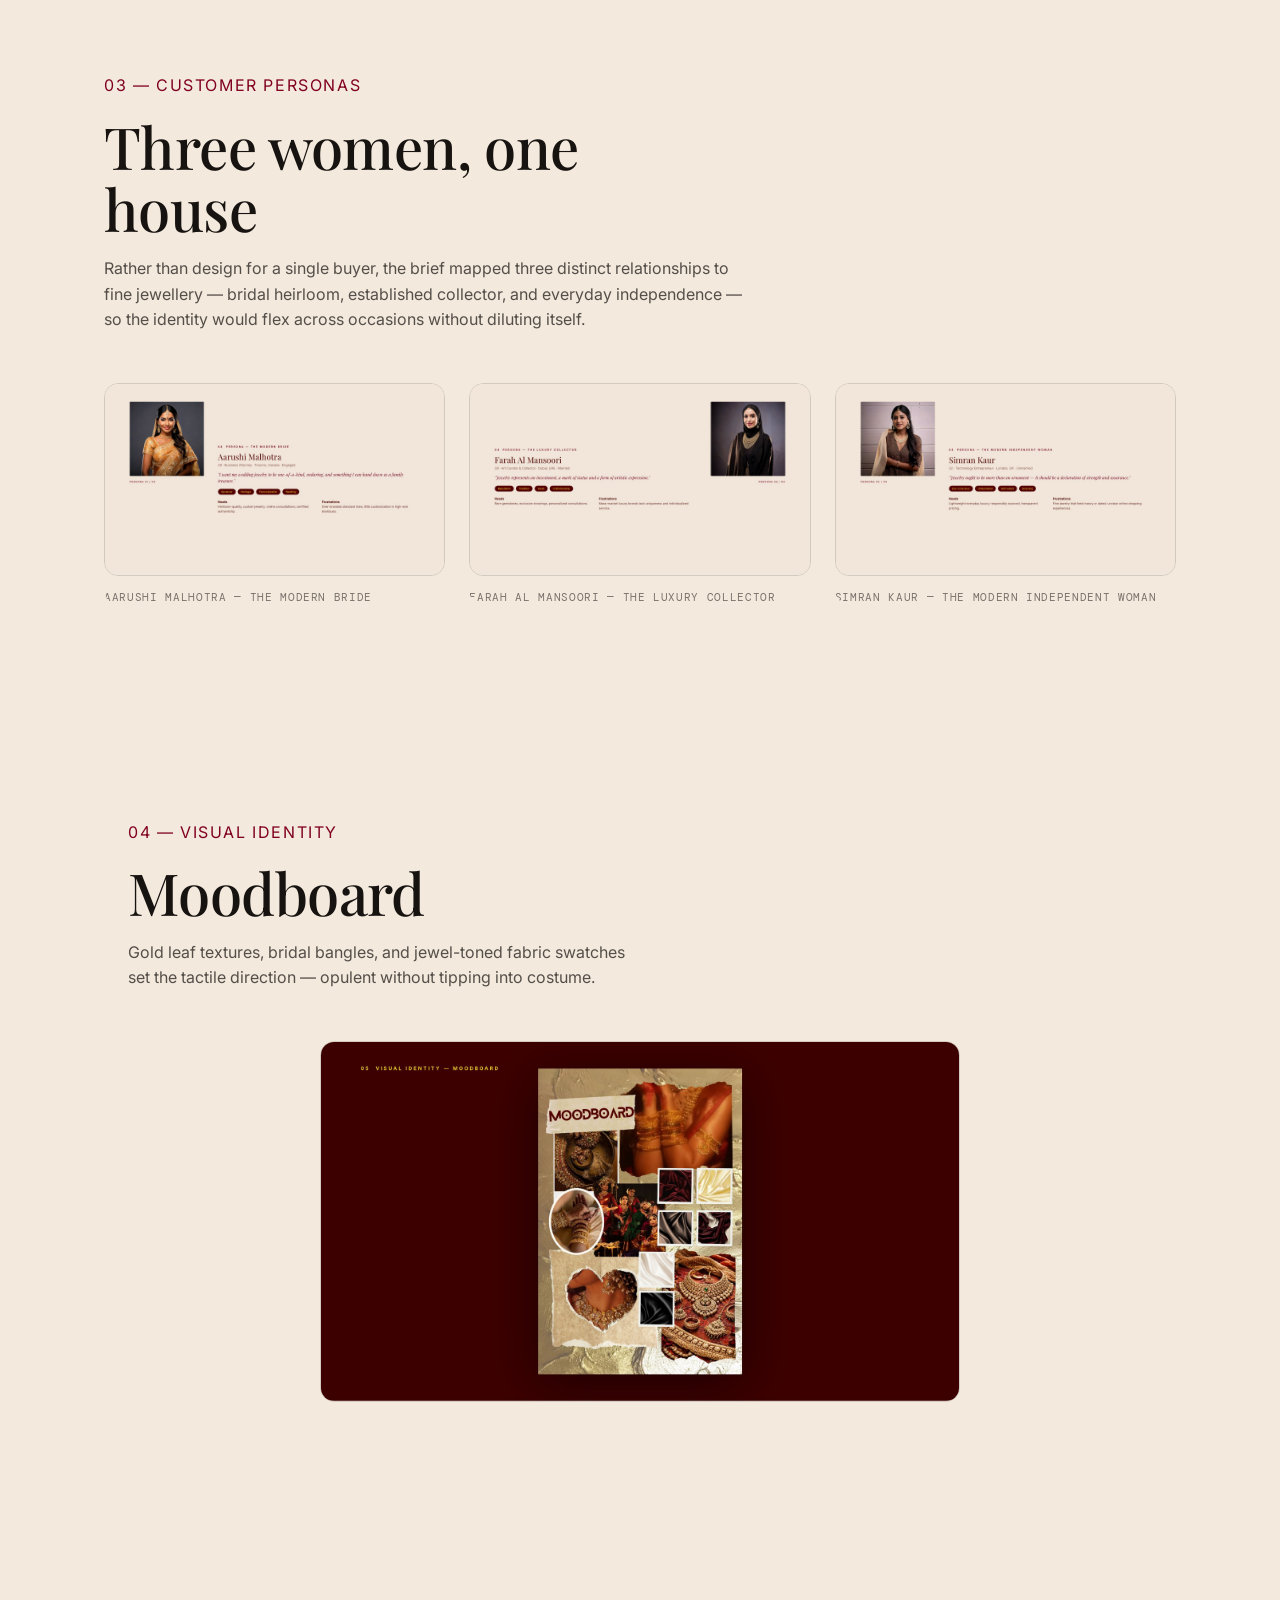
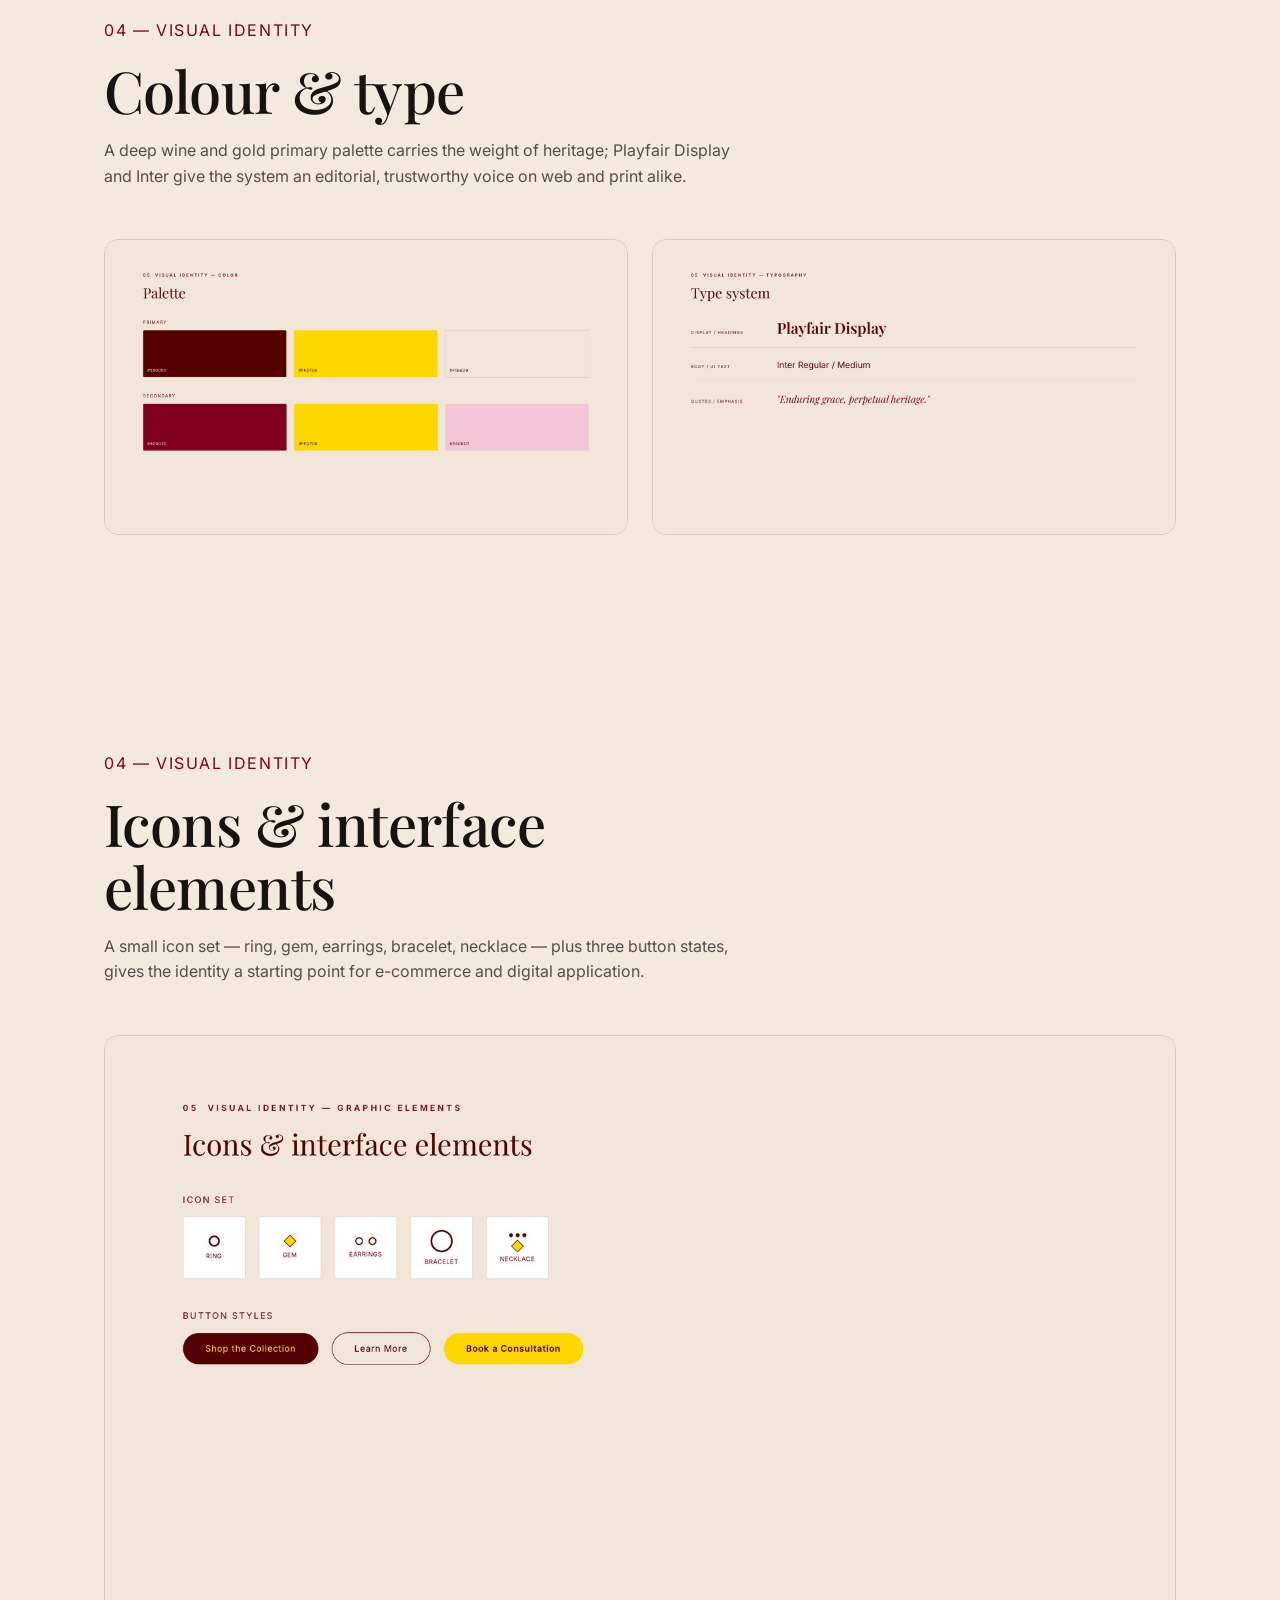
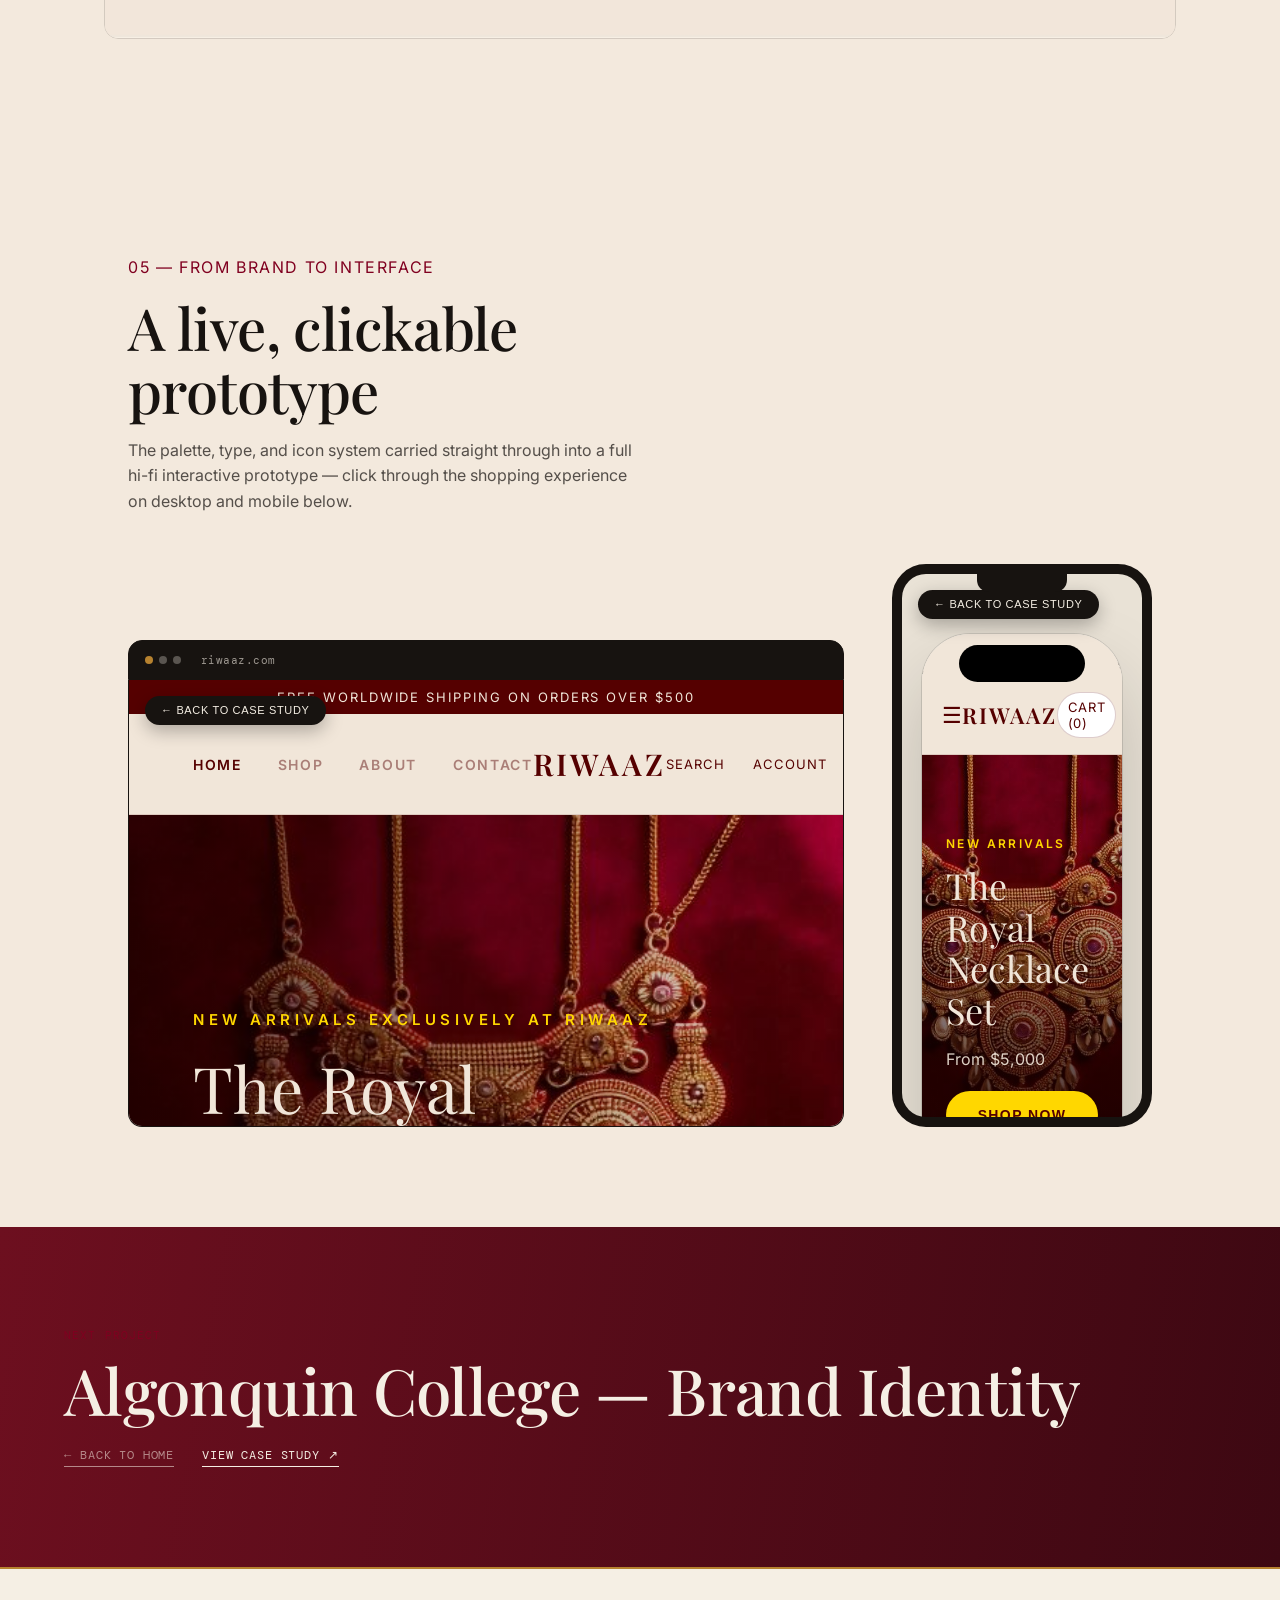
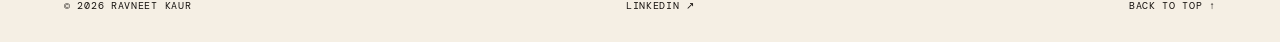
<file: work/riwaaz.html>
<!doctype html>
<html lang="en">

<head>
  <meta charset="UTF-8" />
  <meta name="viewport" content="width=device-width, initial-scale=1.0" />
  <meta name="description"
    content="Riwaaz — brand strategy and visual identity for a luxury South Asian fine jewellery house. A case study by Ravneet Kaur." />
  <title>Riwaaz — Brand Identity | Ravneet Kaur</title>
  <link rel="stylesheet" href="../styles.css" />
</head>

<body>
  <header class="site-header is-static">
    <a class="monogram" href="../index.html#top" aria-label="Ravneet Kaur home">RK</a>
    <button class="menu-toggle" aria-expanded="false" aria-controls="site-nav">Menu</button>
    <nav id="site-nav" class="site-nav" aria-label="Primary navigation">
      <a href="../index.html#work">Selected work</a>
      <a href="../index.html#contact">Contact</a>
    </nav>
  </header>

  <main class="cs-theme-riwaaz">
    <header class="cs-header">
      <span class="section-watermark" aria-hidden="true">R</span>
      <p class="eyebrow">Brand Strategy &amp; Visual Identity</p>
      <h1>Riwaaz — enduring grace, perpetual heritage.</h1>
      <p class="cs-dek">A creative brief and full brand identity system for a modern luxury jewellery house rooted in
        South Asian artistry, heirloom quality, and responsible sourcing.</p>

      <div class="cs-meta">
        <div>
          <h4>Role</h4>
          <p>Brand strategy, market research, creative direction, visual identity</p>
        </div>
        <div>
          <h4>Deliverables</h4>
          <p>Positioning, personas, moodboard, logo lockup, colour &amp; type system</p>
        </div>
        <div>
          <h4>Tools</h4>
          <p>Adobe Illustrator, Photoshop, Figma</p>
        </div>
      </div>

      <a class="text-link" href="../assets/riwaaz/riwaaz-case-study.pdf" target="_blank" rel="noopener"
        style="margin-top: 34px;">Download full creative brief (PDF) <span>↓</span></a>
    </header>

    <div class="cs-cover" aria-hidden="true">
      <span class="cs-cover-mark">Riwaaz</span>
    </div>

    <section class="cs-section">
      <div class="cs-section-head">
        <p class="eyebrow">01 — Brand foundation</p>
        <h2>A tribute to tradition, skill, and opulence</h2>
      </div>
      <p class="cs-prose">Riwaaz needed to be more than another jewellery label — the brief called for a brand that
        treated South Asian jewellery-making traditions (polki, kundan, meenakari) as the foundation of a modern luxury
        identity, not a decorative afterthought.</p>
      <p class="cs-pullquote">"Enduring grace, perpetual heritage."</p>
    </section>

    <section class="cs-section">
      <div class="cs-section-head">
        <p class="eyebrow">02 — Strategy &amp; competition</p>
        <h2>Finding the gap</h2>
        <p>A landscape review of Tanishq, Kalyan Jewellers, Hazoorilal Legacy, and Cartier surfaced a clear opening:
          broad appeal, or bridal focus, or international prestige — never all three, and never with real cultural
          depth.</p>
      </div>
      <figure class="cs-figure">
        <img src="../assets/riwaaz/03-competitive-positioning.jpg"
          alt="Competitive positioning spread comparing Riwaaz against Tanishq, Kalyan Jewellers, Hazoorilal Legacy, and Cartier." />
      </figure>
    </section>

    <section class="cs-section">
      <div class="cs-section-head">
        <p class="eyebrow">03 — Customer personas</p>
        <h2>Three women, one house</h2>
        <p>Rather than design for a single buyer, the brief mapped three distinct relationships to fine jewellery —
          bridal heirloom, established collector, and everyday independence — so the identity would flex across
          occasions without diluting itself.</p>
      </div>
      <div class="cs-persona-grid">
        <figure class="cs-figure">
          <img src="../assets/riwaaz/04-persona-bride.jpg" alt="Persona: Aarushi Malhotra, the Modern Bride." />
          <figcaption>Aarushi Malhotra — the Modern Bride</figcaption>
        </figure>
        <figure class="cs-figure">
          <img src="../assets/riwaaz/05-persona-collector.jpg"
            alt="Persona: Farah Al Mansoori, the Luxury Collector." />
          <figcaption>Farah Al Mansoori — the Luxury Collector</figcaption>
        </figure>
        <figure class="cs-figure">
          <img src="../assets/riwaaz/06-persona-independent.jpg"
            alt="Persona: Simran Kaur, the Modern Independent Woman." />
          <figcaption>Simran Kaur — the Modern Independent Woman</figcaption>
        </figure>
      </div>
    </section>

    <section class="cs-section is-wide">
      <div class="cs-section-head" style="padding-left: 5vw;">
        <p class="eyebrow">04 — Visual identity</p>
        <h2>Moodboard</h2>
        <p style="padding-right: 5vw;">Gold leaf textures, bridal bangles, and jewel-toned fabric swatches set the
          tactile direction — opulent without tipping into costume.</p>
      </div>
      <figure class="cs-figure" style="max-width: 640px; margin: 0 auto;">
        <img src="../assets/riwaaz/07-moodboard.jpg"
          alt="Riwaaz moodboard collage of gold jewellery, fabric textures, and bridal imagery." />
      </figure>
    </section>

    <section class="cs-section">
      <div class="cs-section-head">
        <p class="eyebrow">04 — Visual identity</p>
        <h2>Colour &amp; type</h2>
        <p>A deep wine and gold primary palette carries the weight of heritage; Playfair Display and Inter give the
          system an editorial, trustworthy voice on web and print alike.</p>
      </div>
      <div class="cs-gallery cols-2">
        <figure class="cs-figure">
          <img src="../assets/riwaaz/08-palette.jpg" alt="Riwaaz colour palette: deep wine, gold, blush, and cream." />
        </figure>
        <figure class="cs-figure">
          <img src="../assets/riwaaz/09-typography.jpg"
            alt="Riwaaz typography system using Playfair Display and Inter." />
        </figure>
      </div>
    </section>

    <section class="cs-section">
      <div class="cs-section-head">
        <p class="eyebrow">04 — Visual identity</p>
        <h2>Icons &amp; interface elements</h2>
        <p>A small icon set — ring, gem, earrings, bracelet, necklace — plus three button states, gives the identity a
          starting point for e-commerce and digital application.</p>
      </div>
      <figure class="cs-figure">
        <img src="../assets/riwaaz/10-icons-buttons.jpg" alt="Riwaaz icon set and button styles." />
      </figure>
    </section>

    <section class="cs-section is-wide">
      <div class="cs-section-head" style="padding-left: 5vw;">
        <p class="eyebrow">05 — From brand to interface</p>
        <h2>A live, clickable prototype</h2>
        <p style="padding-right: 5vw;">The palette, type, and icon system carried straight through into a full hi-fi
          interactive prototype — click through the shopping experience on desktop and mobile below.</p>
      </div>

      <div class="cs-proto-row" style="padding: 0 5vw;">
        <div class="cs-proto-desktop">
          <div class="cs-browser-chrome">
            <span></span><span></span><span></span>
            <p>riwaaz.com</p>
          </div>
          <iframe src="../assets/riwaaz/12-interactive-desktop.html" title="Riwaaz desktop prototype"
            loading="lazy"></iframe>
        </div>
        <div class="cs-proto-mobile">
          <div class="cs-phone-frame">
            <div class="cs-phone-notch"></div>
            <iframe src="../assets/riwaaz/13-interactive-mobile.html" title="Riwaaz mobile prototype"
              loading="lazy"></iframe>
          </div>
        </div>
      </div>
    </section>

    <div class="cs-next">
      <div>
        <p class="eyebrow">Next project</p>
        <h3>Algonquin College — Brand Identity</h3>
        <div class="cs-next-links">
          <a class="text-link" href="../index.html#top" style="color: rgba(245,239,228,.55);"><span>←</span> Back to home</a>
          <a class="text-link" href="algonquin-college.html" style="color:#f5efe4;">View case study <span>↗</span></a>
        </div>
      </div>
    </div>
  </main>

  <footer>
    <p>© <span id="year"></span> Ravneet Kaur</p>
    <a href="https://www.linkedin.com/in/ravneetkaur2709" target="_blank" rel="noopener">LinkedIn <span>↗</span></a>
    <a href="../index.html#top">Back to top ↑</a>
  </footer>
  <script src="../script.js"></script>
</body>

</html>
</file>
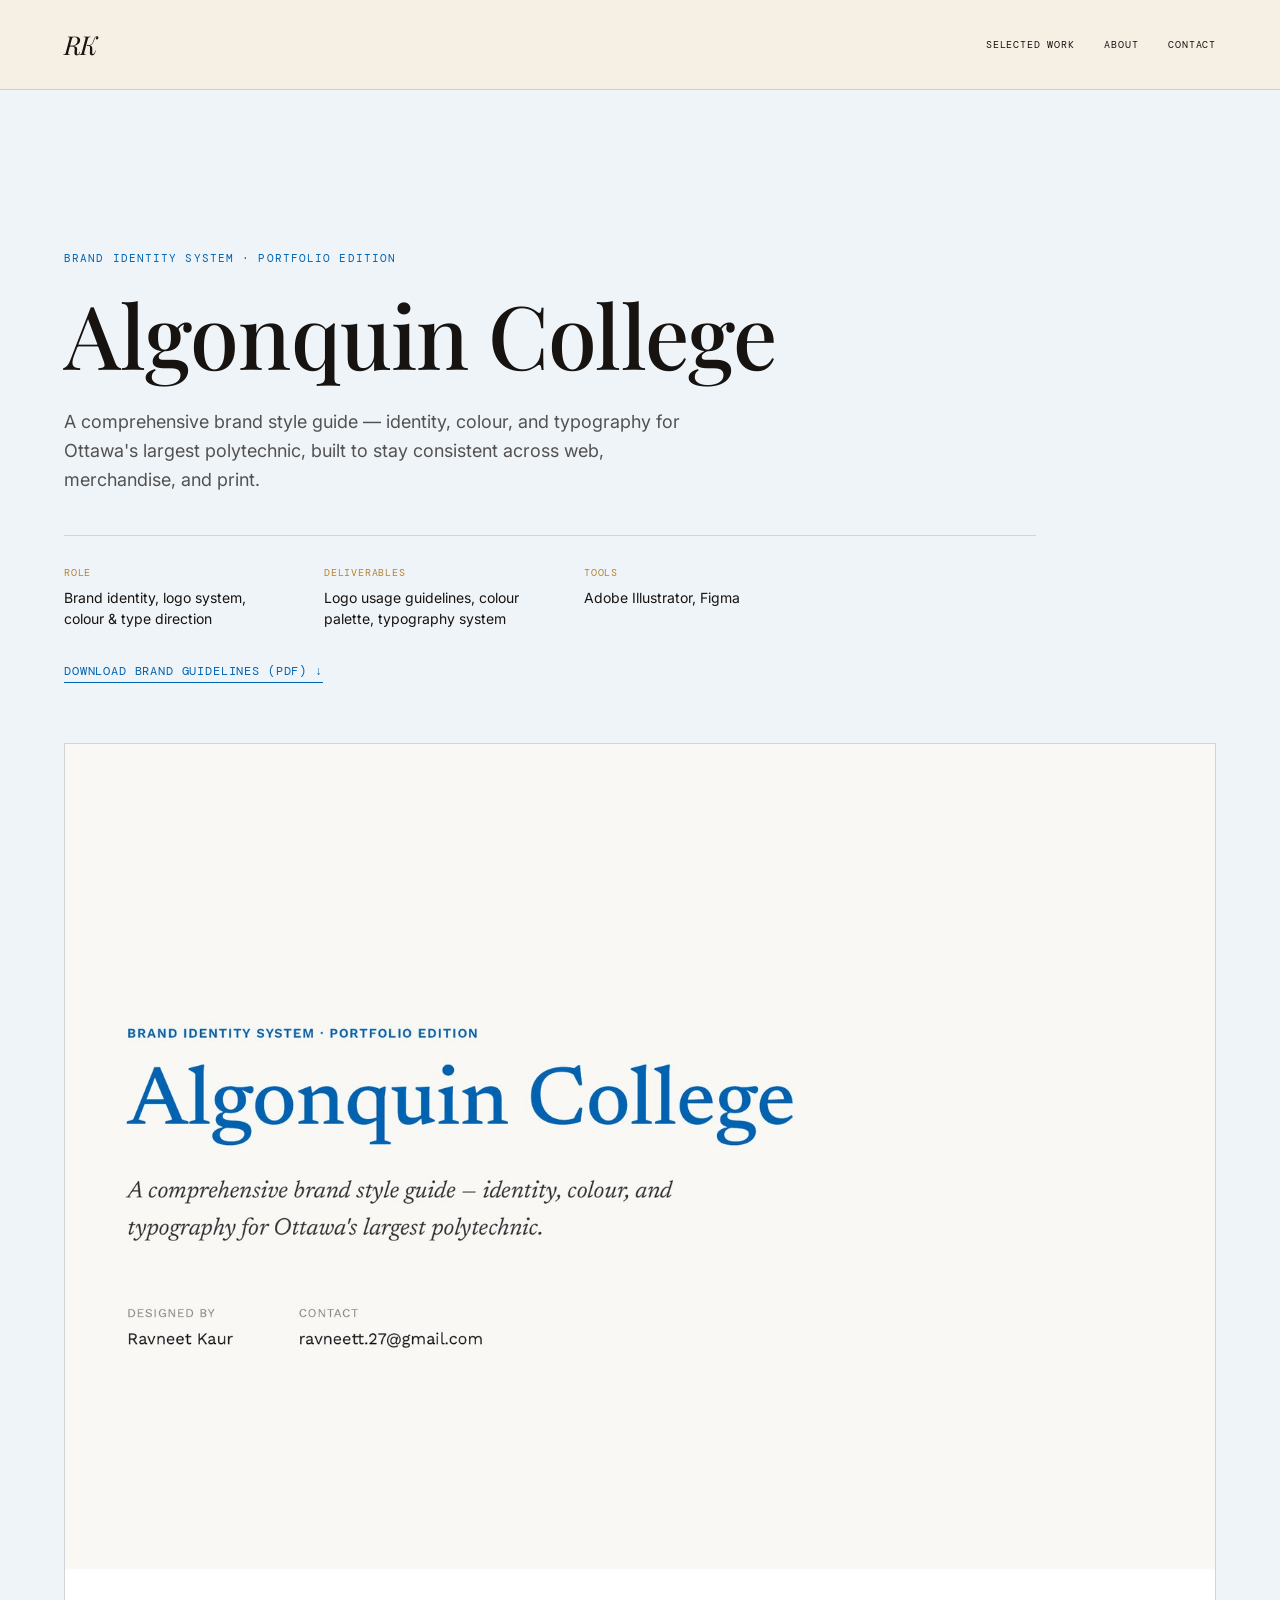
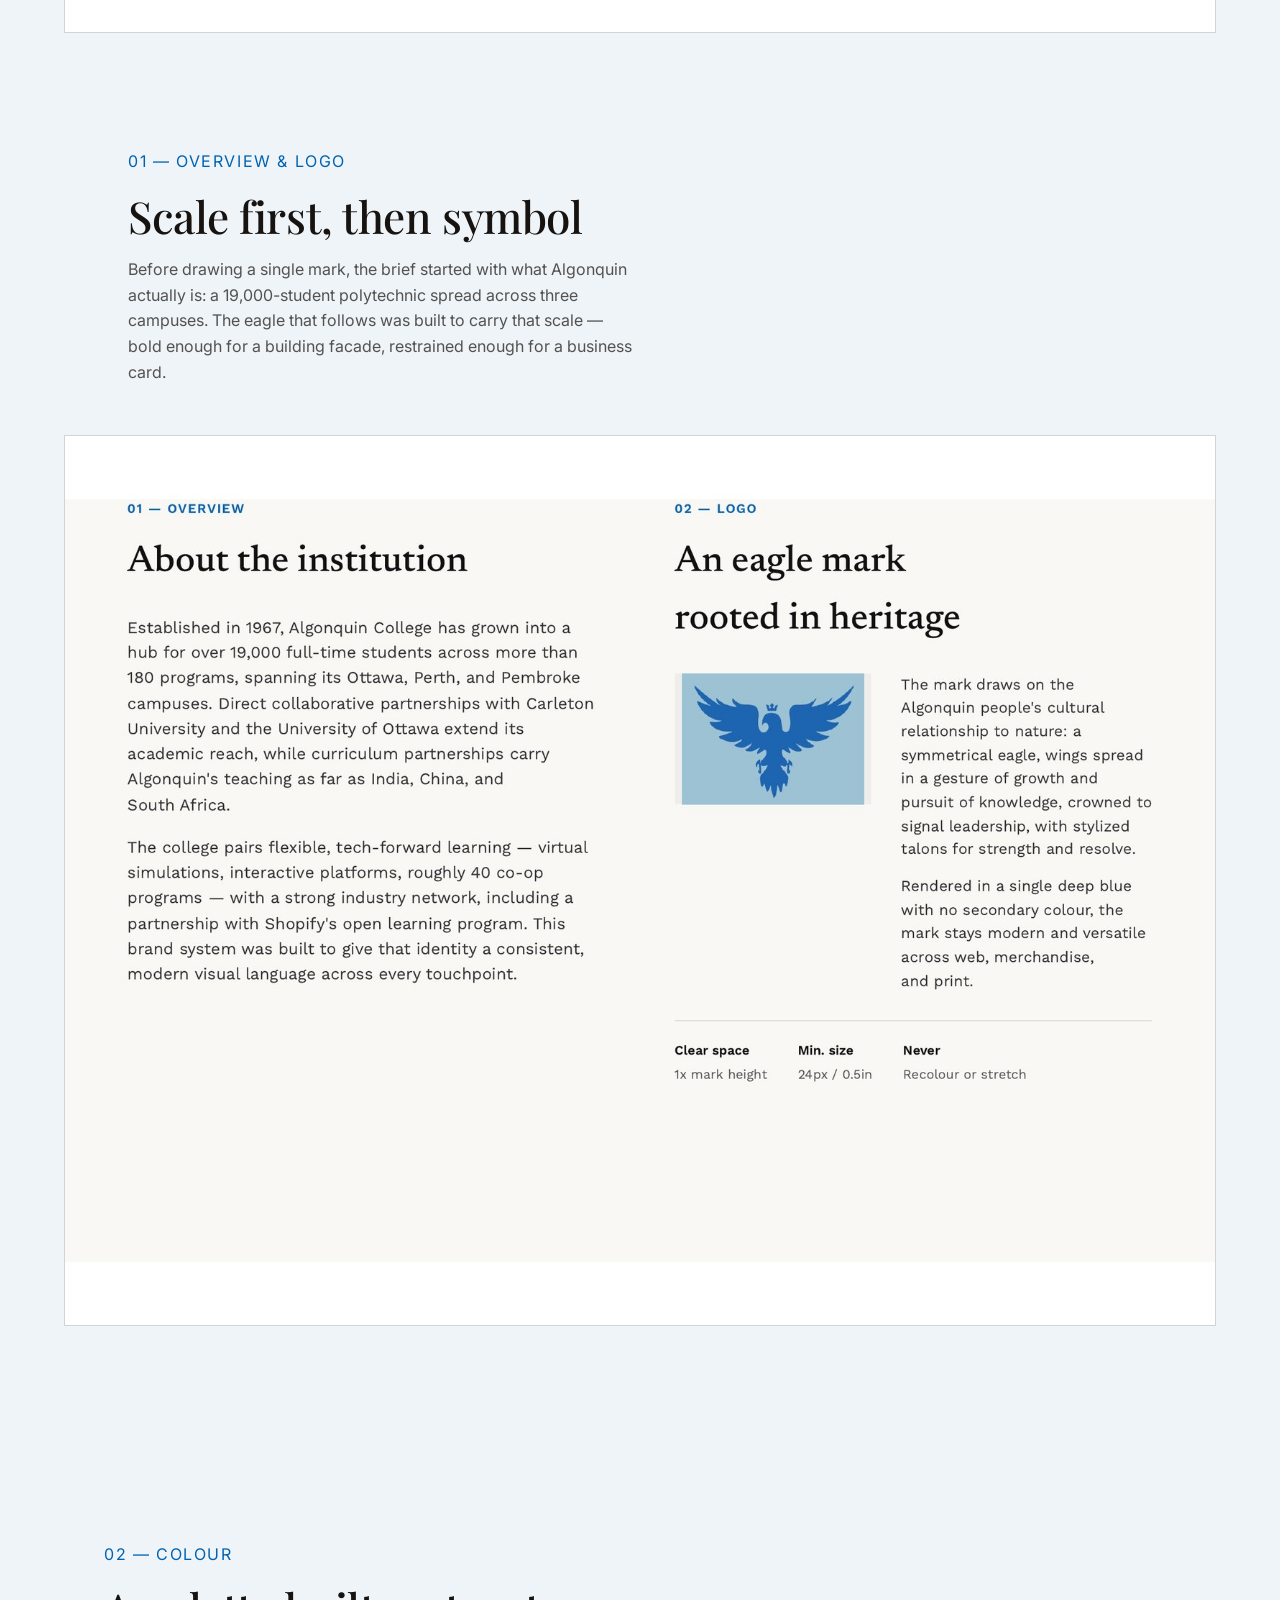
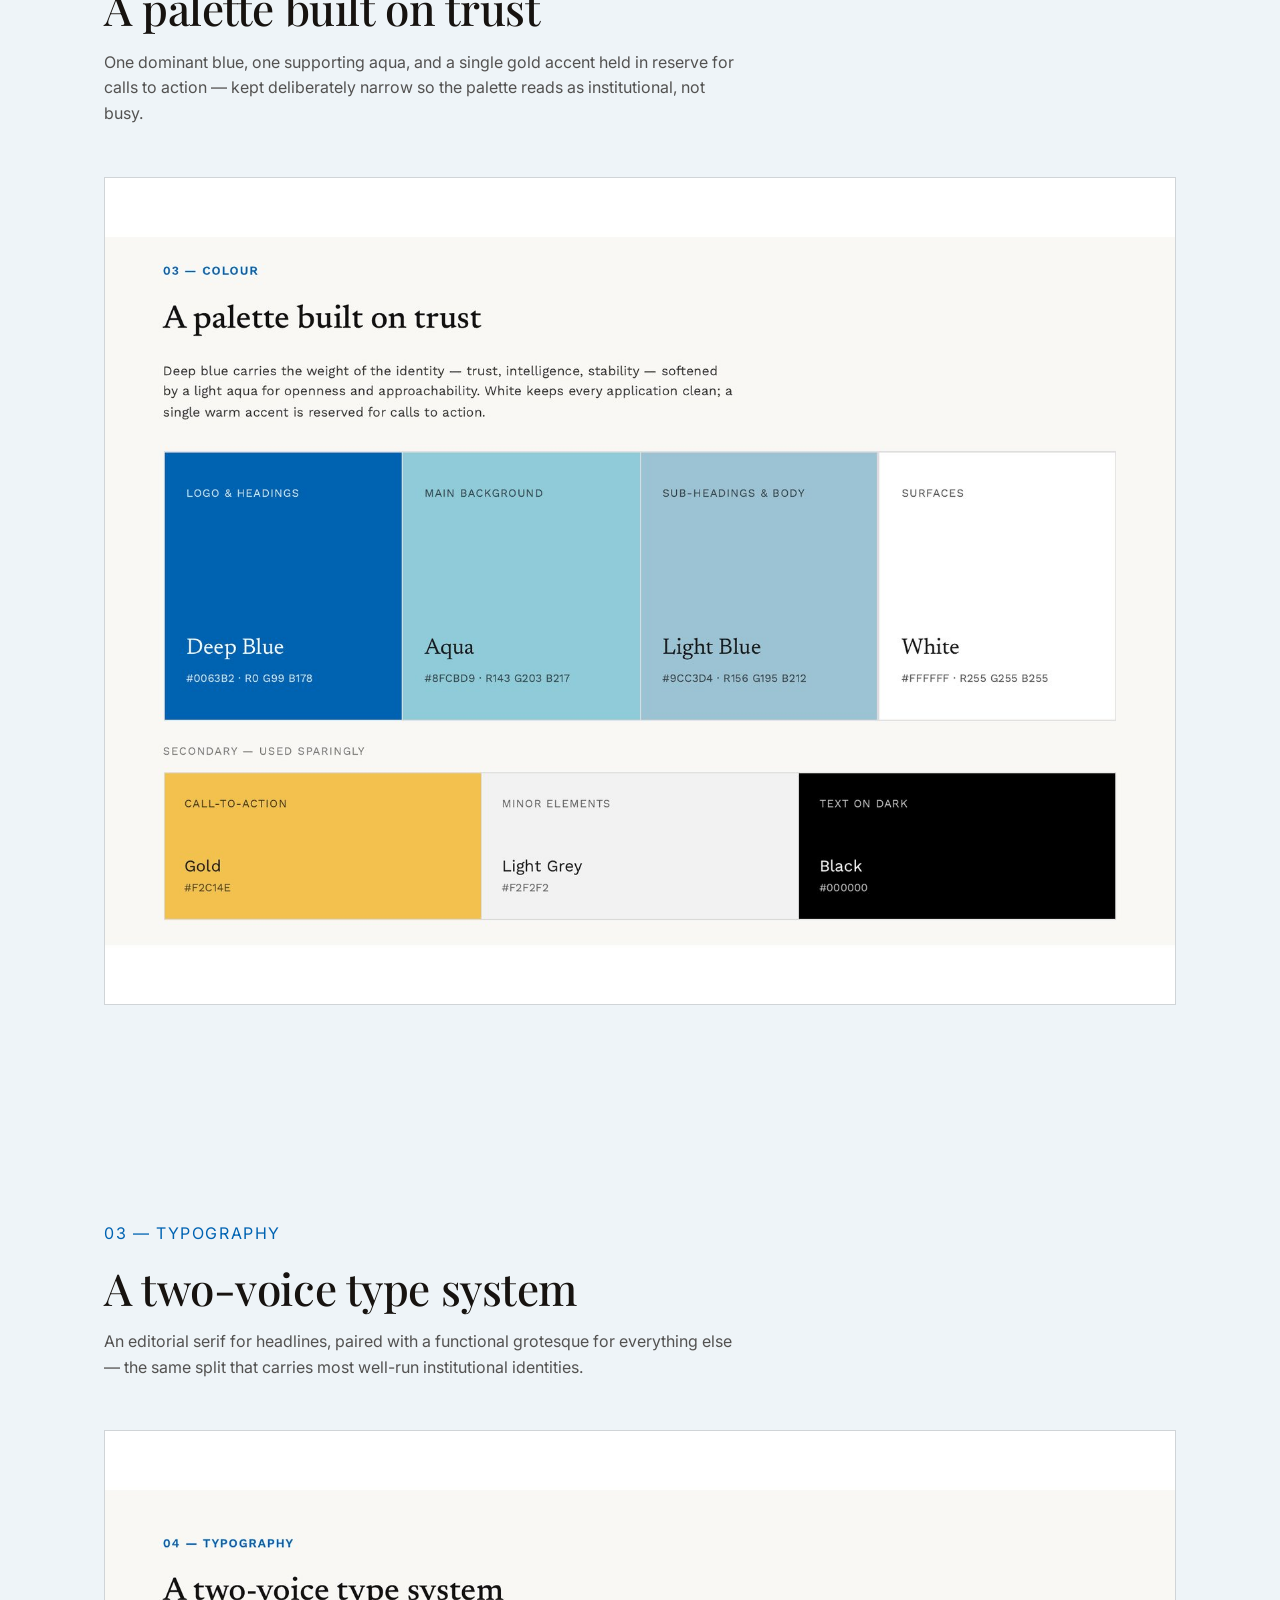
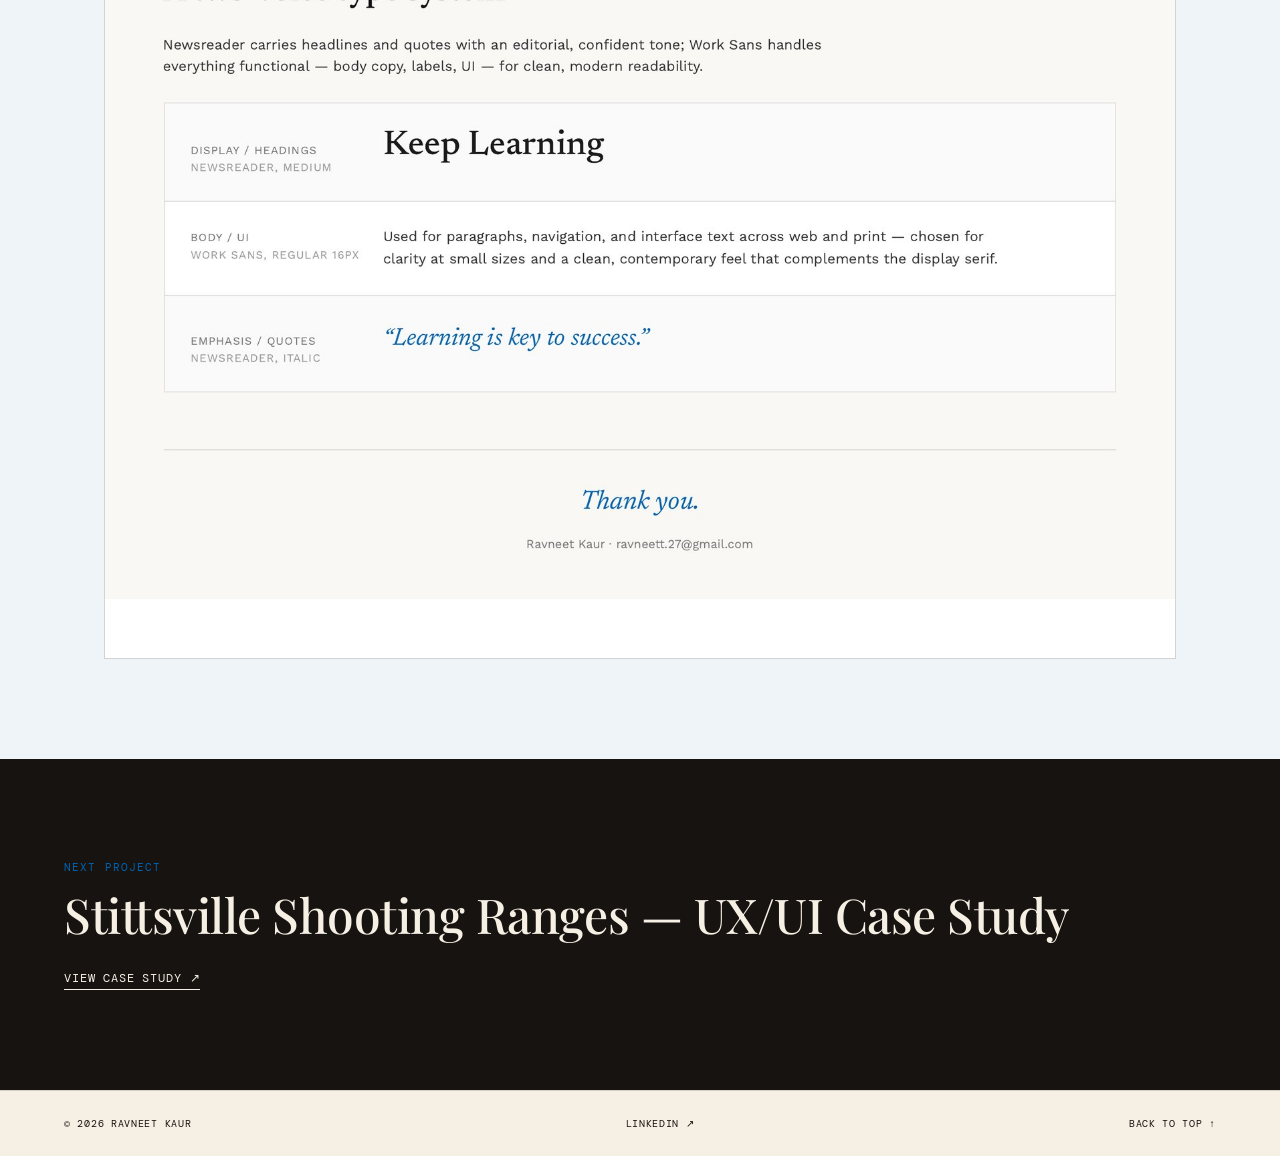
<file: ravneet-portfolio/work/algonquin-college.html>
<!doctype html>
<html lang="en">
  <head>
    <meta charset="UTF-8" />
    <meta name="viewport" content="width=device-width, initial-scale=1.0" />
    <meta name="description" content="Algonquin College — a brand identity system for Ottawa's largest polytechnic. A case study by Ravneet Kaur." />
    <title>Algonquin College — Brand Identity | Ravneet Kaur</title>
    <link rel="stylesheet" href="../styles.css" />
  </head>
  <body>
    <header class="site-header is-static">
      <a class="monogram" href="../index.html#top" aria-label="Ravneet Kaur home">RK</a>
      <button class="menu-toggle" aria-expanded="false" aria-controls="site-nav">Menu</button>
      <nav id="site-nav" class="site-nav" aria-label="Primary navigation">
        <a href="../index.html#work">Selected work</a>
        <a href="../index.html#about">About</a>
        <a href="../index.html#contact">Contact</a>
      </nav>
    </header>

    <main class="cs-theme-algonquin">
      <header class="cs-header">
        <p class="eyebrow">Brand Identity System · Portfolio Edition</p>
        <h1>Algonquin College</h1>
        <p class="cs-dek">A comprehensive brand style guide — identity, colour, and typography for Ottawa's largest polytechnic, built to stay consistent across web, merchandise, and print.</p>

        <div class="cs-meta">
          <div>
            <h4>Role</h4>
            <p>Brand identity, logo system, colour &amp; type direction</p>
          </div>
          <div>
            <h4>Deliverables</h4>
            <p>Logo usage guidelines, colour palette, typography system</p>
          </div>
          <div>
            <h4>Tools</h4>
            <p>Adobe Illustrator, Figma</p>
          </div>
        </div>

        <a class="text-link" href="../assets/algonquin/algonquin-brand-guidelines.pdf" target="_blank" rel="noopener" style="margin-top: 34px; color: #0063b2;">Download brand guidelines (PDF) <span>↓</span></a>
      </header>

      <div class="cs-cover">
        <img src="../assets/algonquin/01-cover.jpg" alt="Algonquin College brand identity system cover." />
      </div>

      <section class="cs-section is-wide">
        <div class="cs-section-head" style="padding-left: 5vw;">
          <p class="eyebrow">01 — Overview &amp; logo</p>
          <h2>Scale first, then symbol</h2>
          <p style="padding-right: 5vw;">Before drawing a single mark, the brief started with what Algonquin actually is: a 19,000-student polytechnic spread across three campuses. The eagle that follows was built to carry that scale — bold enough for a building facade, restrained enough for a business card.</p>
        </div>
        <figure class="cs-figure">
          <img src="../assets/algonquin/02-overview-logo.jpg" alt="Algonquin College overview and eagle logo mark with clear space, minimum size, and usage guidelines." />
        </figure>
      </section>

      <section class="cs-section">
        <div class="cs-section-head">
          <p class="eyebrow">02 — Colour</p>
          <h2>A palette built on trust</h2>
          <p>One dominant blue, one supporting aqua, and a single gold accent held in reserve for calls to action — kept deliberately narrow so the palette reads as institutional, not busy.</p>
        </div>
        <figure class="cs-figure">
          <img src="../assets/algonquin/03-colour.jpg" alt="Algonquin College colour palette: deep blue, aqua, light blue, white, gold, light grey, and black." />
        </figure>
      </section>

      <section class="cs-section">
        <div class="cs-section-head">
          <p class="eyebrow">03 — Typography</p>
          <h2>A two-voice type system</h2>
          <p>An editorial serif for headlines, paired with a functional grotesque for everything else — the same split that carries most well-run institutional identities.</p>
        </div>
        <figure class="cs-figure">
          <img src="../assets/algonquin/04-typography.jpg" alt="Algonquin College typography system pairing Newsreader and Work Sans." />
        </figure>
      </section>

      <div class="cs-next">
        <div>
          <p class="eyebrow">Next project</p>
          <h3>Stittsville Shooting Ranges — UX/UI Case Study</h3>
        </div>
        <a class="text-link" href="stittsville-shooting-ranges.html" style="color:#f5efe4;">View case study <span>↗</span></a>
      </div>
    </main>

    <footer>
      <p>© <span id="year"></span> Ravneet Kaur</p>
      <a href="https://www.linkedin.com/in/ravneetkaur2709" target="_blank" rel="noopener">LinkedIn <span>↗</span></a>
      <a href="../index.html#top">Back to top ↑</a>
    </footer>
    <script src="../script.js"></script>
  </body>
</html>
</file>
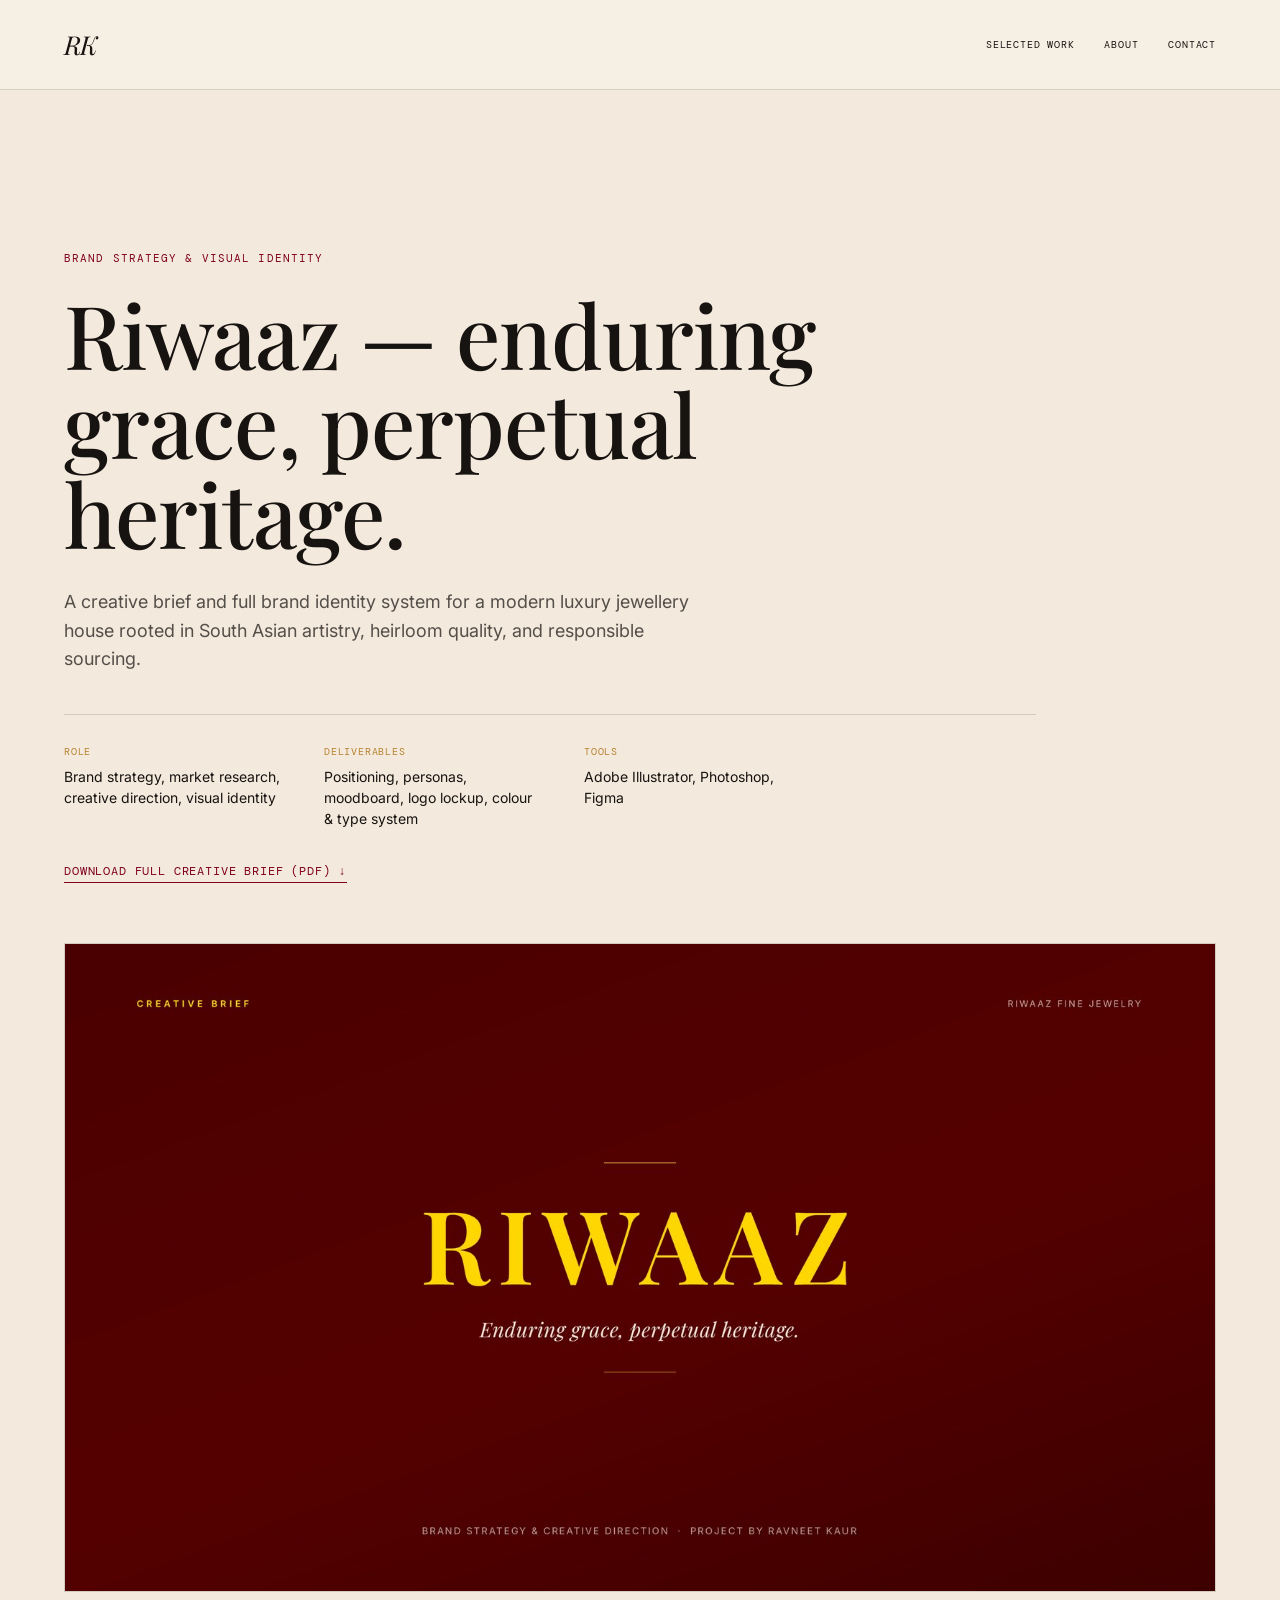
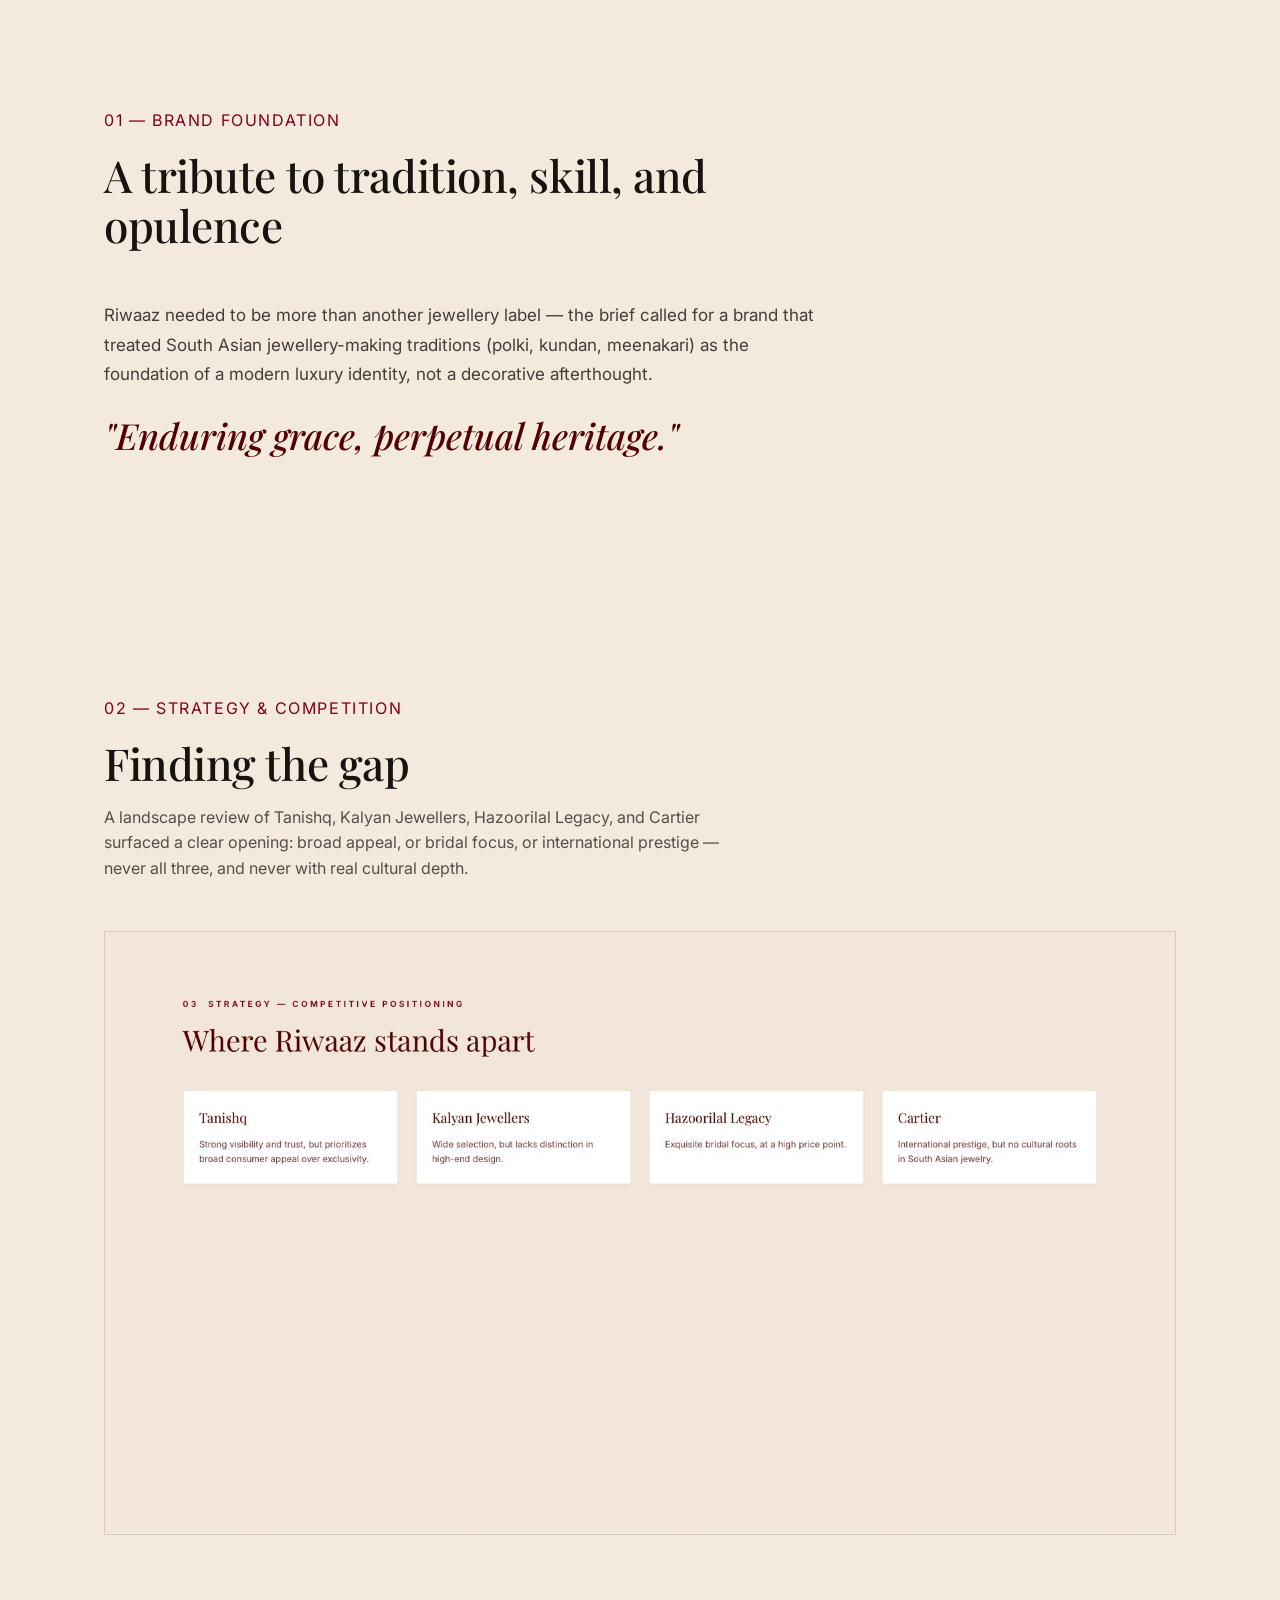
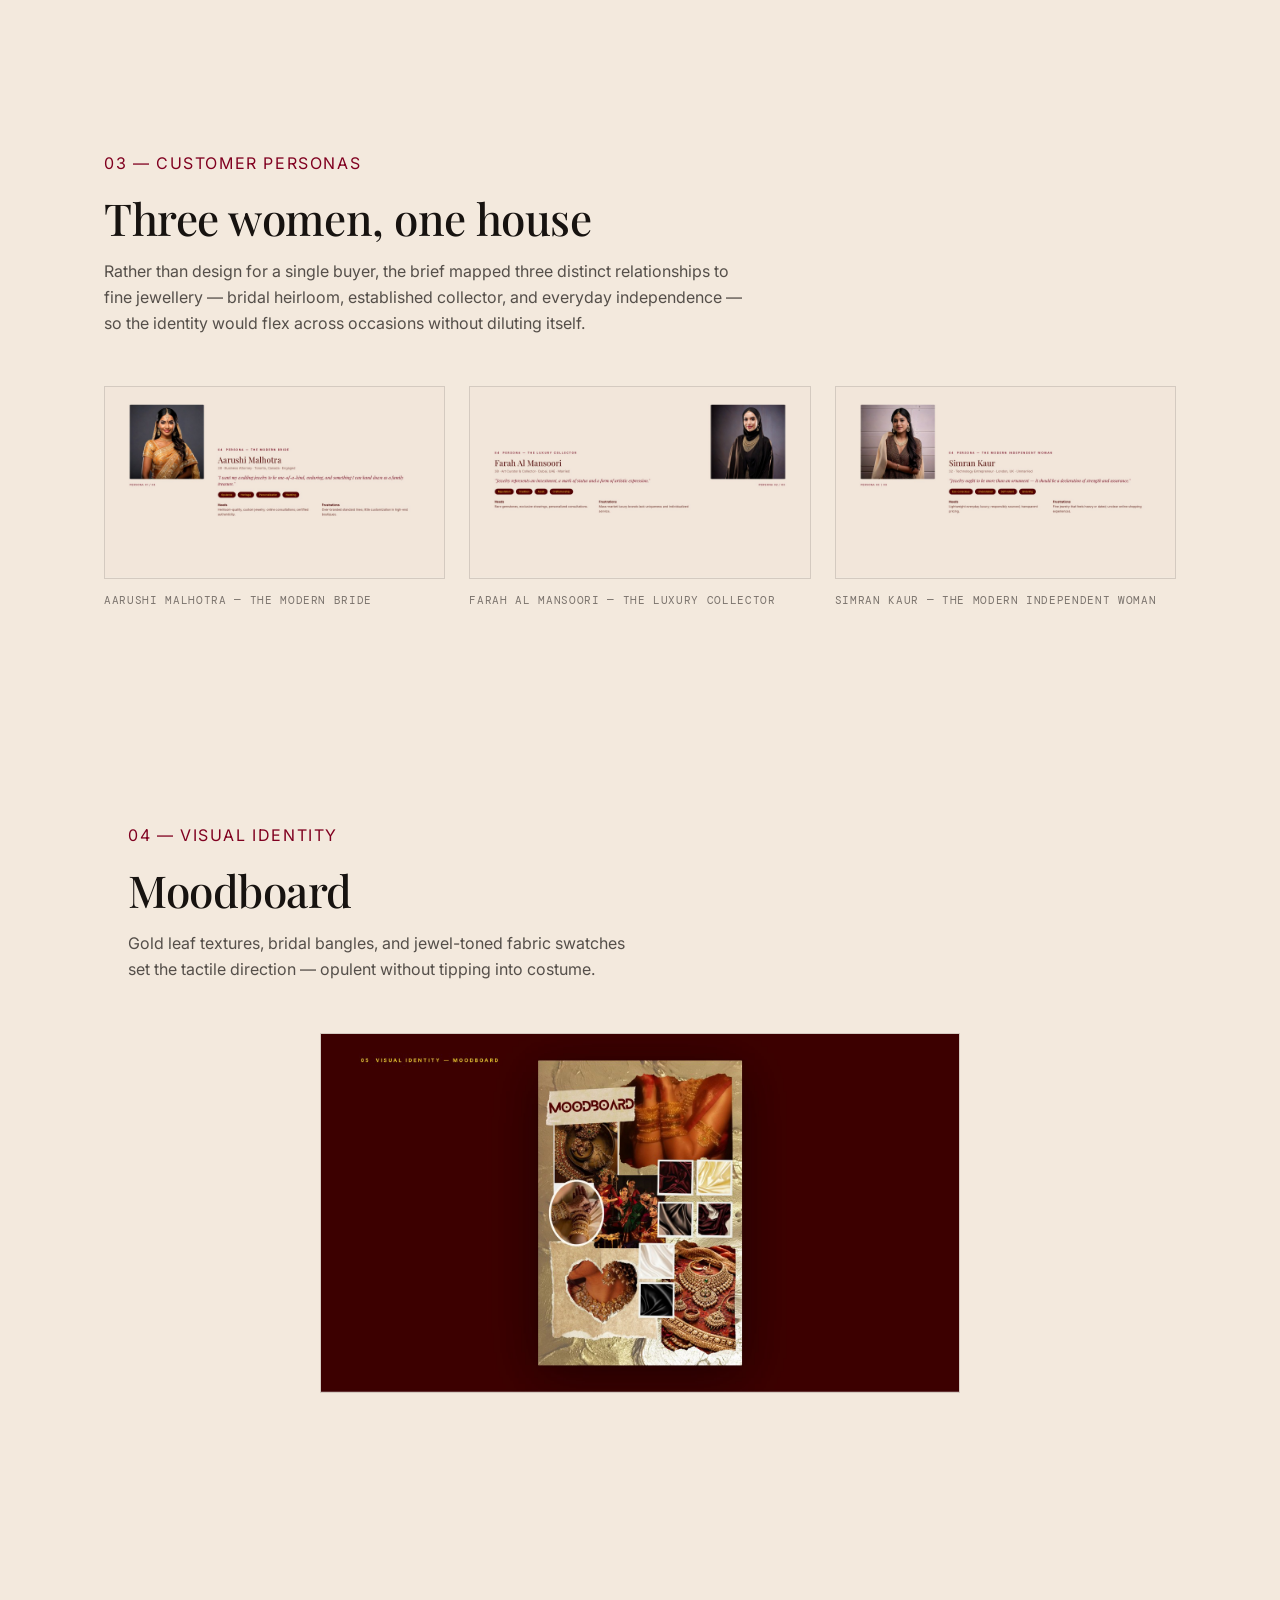
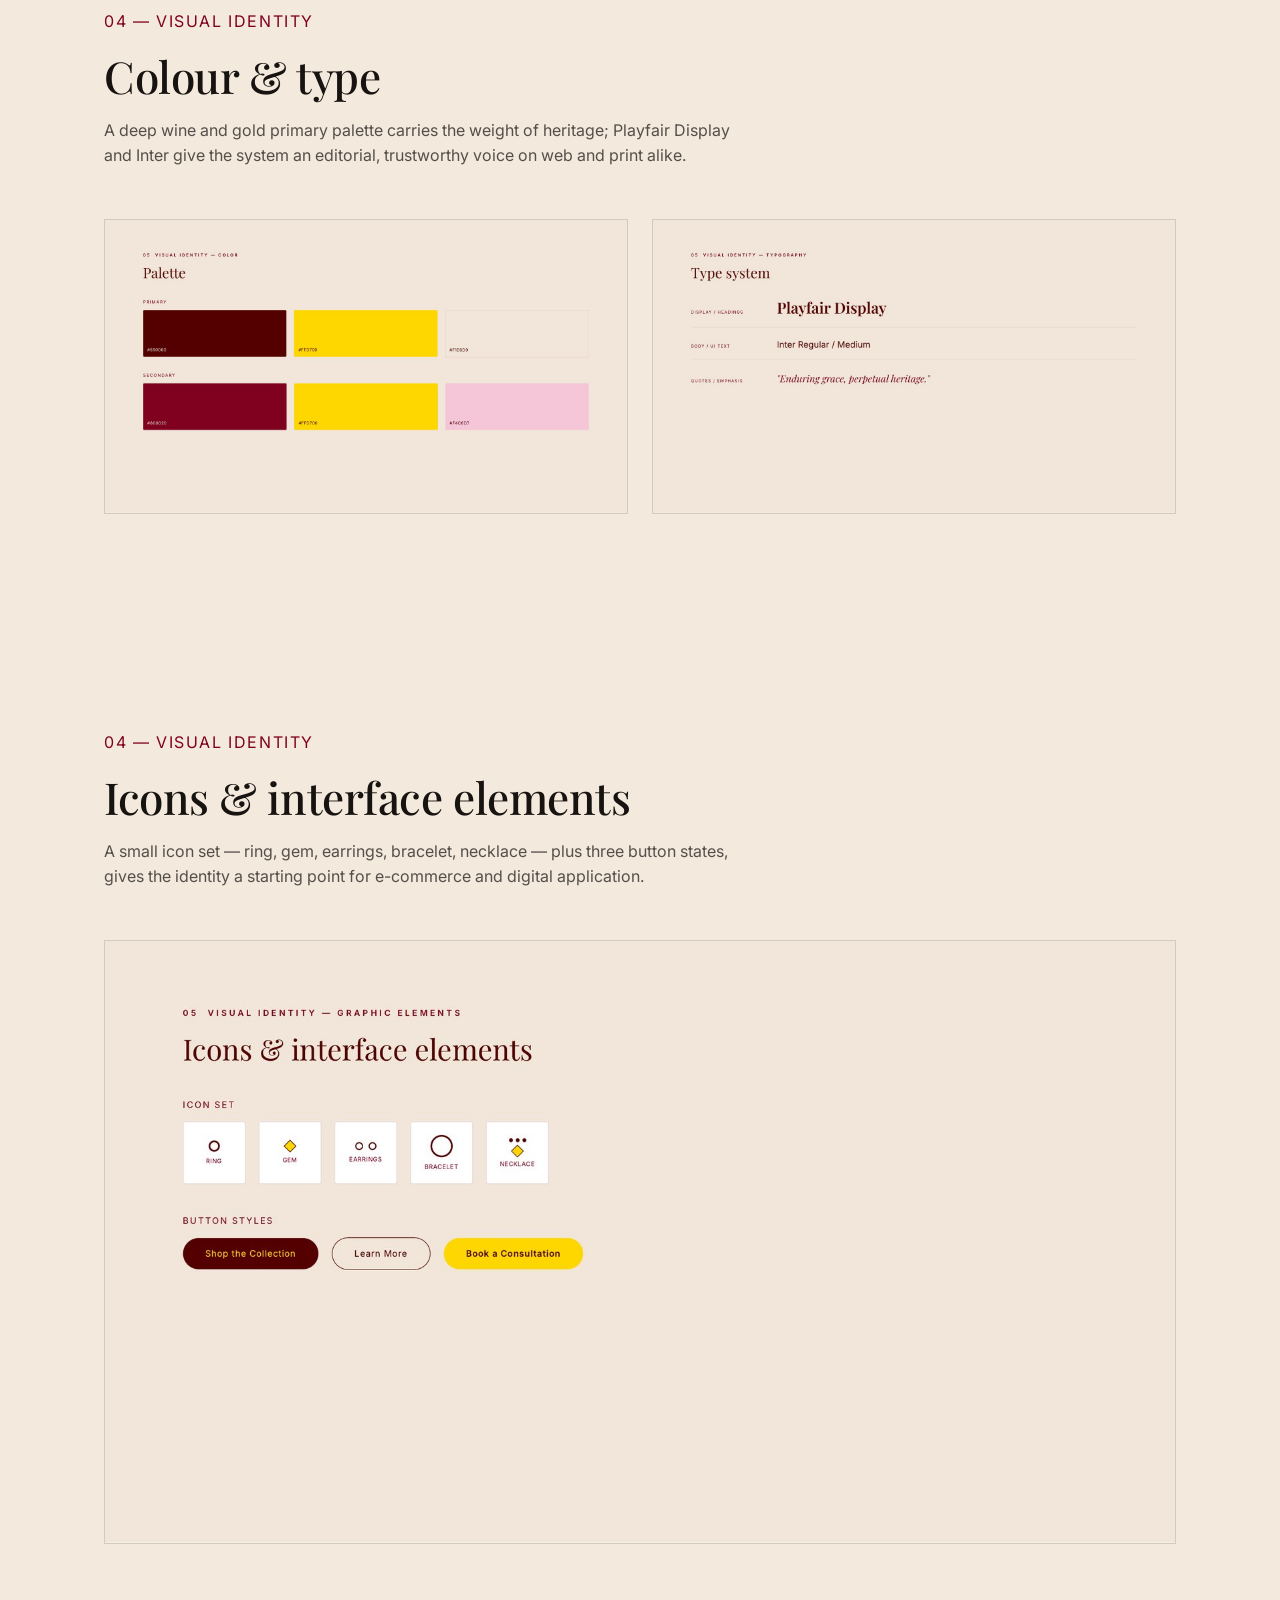
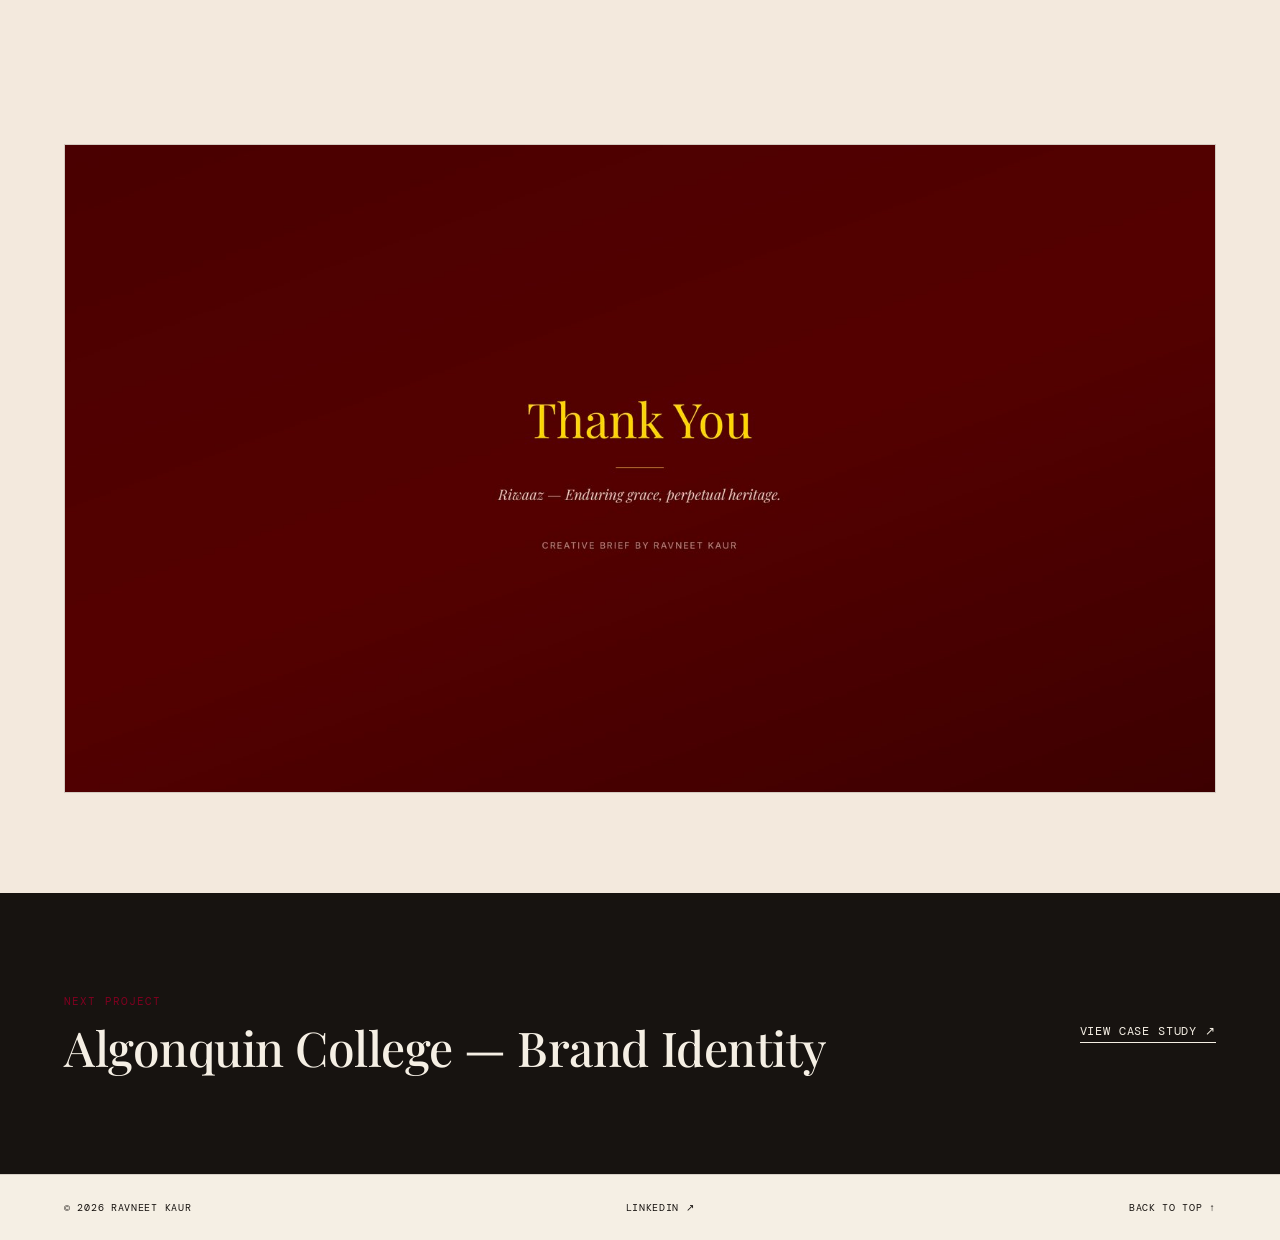
<file: ravneet-portfolio/work/riwaaz.html>
<!doctype html>
<html lang="en">
  <head>
    <meta charset="UTF-8" />
    <meta name="viewport" content="width=device-width, initial-scale=1.0" />
    <meta name="description" content="Riwaaz — brand strategy and visual identity for a luxury South Asian fine jewellery house. A case study by Ravneet Kaur." />
    <title>Riwaaz — Brand Identity | Ravneet Kaur</title>
    <link rel="stylesheet" href="../styles.css" />
  </head>
  <body>
    <header class="site-header is-static">
      <a class="monogram" href="../index.html#top" aria-label="Ravneet Kaur home">RK</a>
      <button class="menu-toggle" aria-expanded="false" aria-controls="site-nav">Menu</button>
      <nav id="site-nav" class="site-nav" aria-label="Primary navigation">
        <a href="../index.html#work">Selected work</a>
        <a href="../index.html#about">About</a>
        <a href="../index.html#contact">Contact</a>
      </nav>
    </header>

    <main class="cs-theme-riwaaz">
      <header class="cs-header">
        <p class="eyebrow">Brand Strategy &amp; Visual Identity</p>
        <h1>Riwaaz — enduring grace, perpetual heritage.</h1>
        <p class="cs-dek">A creative brief and full brand identity system for a modern luxury jewellery house rooted in South Asian artistry, heirloom quality, and responsible sourcing.</p>

        <div class="cs-meta">
          <div>
            <h4>Role</h4>
            <p>Brand strategy, market research, creative direction, visual identity</p>
          </div>
          <div>
            <h4>Deliverables</h4>
            <p>Positioning, personas, moodboard, logo lockup, colour &amp; type system</p>
          </div>
          <div>
            <h4>Tools</h4>
            <p>Adobe Illustrator, Photoshop, Figma</p>
          </div>
        </div>

        <a class="text-link" href="../assets/riwaaz/riwaaz-case-study.pdf" target="_blank" rel="noopener" style="margin-top: 34px; color: #800020;">Download full creative brief (PDF) <span>↓</span></a>
      </header>

      <div class="cs-cover">
        <img src="../assets/riwaaz/01-cover.jpg" alt="Riwaaz creative brief cover — the wordmark in gold on a deep wine background." />
      </div>

      <section class="cs-section">
        <div class="cs-section-head">
          <p class="eyebrow">01 — Brand foundation</p>
          <h2>A tribute to tradition, skill, and opulence</h2>
        </div>
        <p class="cs-prose">Riwaaz needed to be more than another jewellery label — the brief called for a brand that treated South Asian jewellery-making traditions (polki, kundan, meenakari) as the foundation of a modern luxury identity, not a decorative afterthought.</p>
        <p class="cs-pullquote">"Enduring grace, perpetual heritage."</p>
      </section>

      <section class="cs-section">
        <div class="cs-section-head">
          <p class="eyebrow">02 — Strategy &amp; competition</p>
          <h2>Finding the gap</h2>
          <p>A landscape review of Tanishq, Kalyan Jewellers, Hazoorilal Legacy, and Cartier surfaced a clear opening: broad appeal, or bridal focus, or international prestige — never all three, and never with real cultural depth.</p>
        </div>
        <figure class="cs-figure">
          <img src="../assets/riwaaz/03-competitive-positioning.jpg" alt="Competitive positioning spread comparing Riwaaz against Tanishq, Kalyan Jewellers, Hazoorilal Legacy, and Cartier." />
        </figure>
      </section>

      <section class="cs-section">
        <div class="cs-section-head">
          <p class="eyebrow">03 — Customer personas</p>
          <h2>Three women, one house</h2>
          <p>Rather than design for a single buyer, the brief mapped three distinct relationships to fine jewellery — bridal heirloom, established collector, and everyday independence — so the identity would flex across occasions without diluting itself.</p>
        </div>
        <div class="cs-persona-grid">
          <figure class="cs-figure">
            <img src="../assets/riwaaz/04-persona-bride.jpg" alt="Persona: Aarushi Malhotra, the Modern Bride." />
            <figcaption>Aarushi Malhotra — the Modern Bride</figcaption>
          </figure>
          <figure class="cs-figure">
            <img src="../assets/riwaaz/05-persona-collector.jpg" alt="Persona: Farah Al Mansoori, the Luxury Collector." />
            <figcaption>Farah Al Mansoori — the Luxury Collector</figcaption>
          </figure>
          <figure class="cs-figure">
            <img src="../assets/riwaaz/06-persona-independent.jpg" alt="Persona: Simran Kaur, the Modern Independent Woman." />
            <figcaption>Simran Kaur — the Modern Independent Woman</figcaption>
          </figure>
        </div>
      </section>

      <section class="cs-section is-wide">
        <div class="cs-section-head" style="padding-left: 5vw;">
          <p class="eyebrow">04 — Visual identity</p>
          <h2>Moodboard</h2>
          <p style="padding-right: 5vw;">Gold leaf textures, bridal bangles, and jewel-toned fabric swatches set the tactile direction — opulent without tipping into costume.</p>
        </div>
        <figure class="cs-figure" style="max-width: 640px; margin: 0 auto;">
          <img src="../assets/riwaaz/07-moodboard.jpg" alt="Riwaaz moodboard collage of gold jewellery, fabric textures, and bridal imagery." />
        </figure>
      </section>

      <section class="cs-section">
        <div class="cs-section-head">
          <p class="eyebrow">04 — Visual identity</p>
          <h2>Colour &amp; type</h2>
          <p>A deep wine and gold primary palette carries the weight of heritage; Playfair Display and Inter give the system an editorial, trustworthy voice on web and print alike.</p>
        </div>
        <div class="cs-gallery cols-2">
          <figure class="cs-figure">
            <img src="../assets/riwaaz/08-palette.jpg" alt="Riwaaz colour palette: deep wine, gold, blush, and cream." />
          </figure>
          <figure class="cs-figure">
            <img src="../assets/riwaaz/09-typography.jpg" alt="Riwaaz typography system using Playfair Display and Inter." />
          </figure>
        </div>
      </section>

      <section class="cs-section">
        <div class="cs-section-head">
          <p class="eyebrow">04 — Visual identity</p>
          <h2>Icons &amp; interface elements</h2>
          <p>A small icon set — ring, gem, earrings, bracelet, necklace — plus three button states, gives the identity a starting point for e-commerce and digital application.</p>
        </div>
        <figure class="cs-figure">
          <img src="../assets/riwaaz/10-icons-buttons.jpg" alt="Riwaaz icon set and button styles." />
        </figure>
      </section>

      <section class="cs-section is-wide">
        <figure class="cs-figure">
          <img src="../assets/riwaaz/11-thank-you.jpg" alt="Closing page of the Riwaaz creative brief." />
        </figure>
      </section>

      <div class="cs-next">
        <div>
          <p class="eyebrow">Next project</p>
          <h3>Algonquin College — Brand Identity</h3>
        </div>
        <a class="text-link" href="algonquin-college.html" style="color:#f5efe4;">View case study <span>↗</span></a>
      </div>
    </main>

    <footer>
      <p>© <span id="year"></span> Ravneet Kaur</p>
      <a href="https://www.linkedin.com/in/ravneetkaur2709" target="_blank" rel="noopener">LinkedIn <span>↗</span></a>
      <a href="../index.html#top">Back to top ↑</a>
    </footer>
    <script src="../script.js"></script>
  </body>
</html>
</file>
<file: styles.css>
@import url('https://fonts.googleapis.com/css2?family=Playfair+Display:ital,wght@0,400..900;1,400..900&family=Inter:ital,wght@0,300..800;1,300..800&family=DM+Mono:wght@400;500&display=swap');

:root {
    --ink: #171310;
    --paper: #f5efe4;
    --paper-dim: #ece4d4;
    --gold: #b7822f;
    --burgundy: #6d0f1f;
    --burgundy-deep: #3d0812;
    --line: rgba(23, 19, 16, .14);
    --display: "Playfair Display", Georgia, serif;
    --sans: "Inter", "Helvetica Neue", Arial, sans-serif;
    --mono: "DM Mono", monospace;
}

* {
    box-sizing: border-box;
}

html {
    scroll-behavior: smooth;
}

body {
    margin: 0;
    background: var(--paper);
    color: var(--ink);
    font-family: var(--sans);
    font-size: 16px;
    overflow-x: hidden;
}

/* ---------- Reduced motion ---------- */

@media (prefers-reduced-motion: reduce) {
    * {
        animation-duration: .001ms !important;
        animation-iteration-count: 1 !important;
        transition-duration: .001ms !important;
    }
}

/* ---------- Texture, cursor, scroll motion ---------- */

body:after {
    content: "";
    position: fixed;
    inset: 0;
    z-index: 999;
    pointer-events: none;
    opacity: .045;
    mix-blend-mode: overlay;
    background-image: url("data:image/svg+xml;utf8,<svg xmlns='http://www.w3.org/2000/svg' width='140' height='140'><filter id='n'><feTurbulence type='fractalNoise' baseFrequency='0.85' numOctaves='2' stitchTiles='stitch'/></filter><rect width='100%25' height='100%25' filter='url(%23n)'/></svg>");
}

::selection {
    background: var(--burgundy);
    color: var(--paper);
}

::-webkit-scrollbar {
    width: 11px;
}

::-webkit-scrollbar-track {
    background: var(--paper);
}

::-webkit-scrollbar-thumb {
    background: var(--paper-dim);
    border-radius: 999px;
    border: 2px solid var(--paper);
}

::-webkit-scrollbar-thumb:hover {
    background: var(--gold);
}

html {
    scrollbar-color: var(--paper-dim) var(--paper);
}

.cursor-dot,
.cursor-ring {
    position: fixed;
    top: 0;
    left: 0;
    border-radius: 50%;
    pointer-events: none;
    z-index: 1000;
    transform: translate(-50%, -50%);
    will-change: transform;
}

.cursor-dot {
    width: 6px;
    height: 6px;
    background: var(--gold);
}

.cursor-ring {
    width: 34px;
    height: 34px;
    border: 1px solid rgba(183, 130, 47, .55);
    transition: width .25s cubic-bezier(.2, .7, .2, 1), height .25s cubic-bezier(.2, .7, .2, 1), background .25s, border-color .25s;
}

.cursor-ring.is-active {
    width: 56px;
    height: 56px;
    background: rgba(183, 130, 47, .12);
    border-color: var(--gold);
}

body.has-custom-cursor,
body.has-custom-cursor a,
body.has-custom-cursor button {
    cursor: none;
}

.reveal {
    opacity: 0;
    transform: translateY(26px);
    transition: opacity .8s cubic-bezier(.2, .7, .2, 1), transform .8s cubic-bezier(.2, .7, .2, 1);
}

.reveal.is-visible {
    opacity: 1;
    transform: translateY(0);
}

.section-watermark {
    position: absolute;
    top: 50%;
    right: 3vw;
    transform: translateY(-50%);
    font: 700 clamp(110px, 20vw, 320px)/1 var(--display);
    color: transparent;
    -webkit-text-stroke: 1.5px rgba(109, 15, 31, .12);
    letter-spacing: -.02em;
    z-index: -1;
    pointer-events: none;
    user-select: none;
    white-space: nowrap;
}

.marquee-band {
    overflow: hidden;
    background: linear-gradient(100deg, var(--burgundy) 0%, var(--burgundy-deep) 100%);
    color: var(--paper);
    padding: 18px 0;
}

.marquee-track {
    display: flex;
    width: max-content;
    animation: marquee 24s linear infinite;
}

.marquee-track span {
    display: inline-flex;
    align-items: center;
    font: 13px var(--mono);
    text-transform: uppercase;
    letter-spacing: .12em;
    white-space: nowrap;
    padding: 0 20px;
}

.marquee-track span:after {
    content: "•";
    color: var(--gold);
    margin-left: 40px;
}

@keyframes marquee {
    from {
        transform: translateX(0);
    }

    to {
        transform: translateX(-50%);
    }
}

a {
    color: inherit;
    text-decoration: none;
}

img {
    max-width: 100%;
    display: block;
}

h1,
h2,
h3,
h4,
p {
    margin-top: 0;
}

h1,
h2,
h3,
h4 {
    font-family: var(--display);
    font-weight: 500;
    letter-spacing: -.01em;
}

em {
    font-style: italic;
    font-weight: 500;
}

.eyebrow {
    font-family: var(--mono);
    font-size: 11px;
    letter-spacing: .1em;
    line-height: 1.5;
    text-transform: uppercase;
    margin: 0;
    color: var(--gold);
}

/* ---------- Header ---------- */

.site-header {
    min-height: 90px;
    padding: 24px 5vw;
    display: flex;
    align-items: center;
    justify-content: space-between;
    position: absolute;
    width: 100%;
    z-index: 20;
}

.site-header.is-static {
    position: sticky;
    top: 0;
    color: var(--ink);
    background: var(--paper);
    border-bottom: 2px solid var(--gold);
    transition: box-shadow .3s, min-height .3s;
}

.site-header.is-static.is-scrolled {
    min-height: 70px;
    box-shadow: 0 16px 34px -22px rgba(109, 15, 31, .45);
}

.monogram {
    font-family: var(--display);
    font-size: 26px;
    font-style: italic;
    letter-spacing: -1px;
    display: inline-block;
    transition: transform .35s cubic-bezier(.2, .7, .2, 1), color .3s;
}

.monogram:hover {
    color: var(--burgundy);
    transform: rotate(-6deg) scale(1.08);
}

.site-nav {
    display: flex;
    gap: 30px;
    font-family: var(--mono);
    font-size: 10px;
    text-transform: uppercase;
    letter-spacing: .08em;
}

.site-nav a {
    position: relative;
}

.site-nav a:after {
    content: "";
    position: absolute;
    left: 0;
    right: 100%;
    bottom: -5px;
    height: 1px;
    background: currentColor;
    transition: right .3s cubic-bezier(.2, .7, .2, 1);
}

.site-nav a:hover:after {
    right: 0;
}

.site-nav a:hover,
footer a:hover {
    color: var(--gold);
}

.menu-toggle {
    display: none;
}

/* ---------- Buttons / links ---------- */

.text-link {
    display: inline-flex;
    align-items: center;
    gap: 8px;
    font: 12px var(--mono);
    text-transform: uppercase;
    letter-spacing: .07em;
    border-bottom: 1px solid currentColor;
    padding-bottom: 3px;
    width: fit-content;
}

.text-link span {
    transition: transform .25s;
}

.text-link:hover span {
    transform: translate(2px, -2px);
}

/* ---------- About (homepage) ---------- */

.home-about-section {
    position: relative;
    overflow: hidden;
    isolation: isolate;
    padding: 150px 5vw 130px;
    display: grid;
    grid-template-columns: minmax(260px, 420px) 1fr;
    gap: 60px;
    align-items: center;
}

.home-about-visual {
    position: relative;
    z-index: 1;
    transform: rotate(-2.5deg);
    transition: transform .5s cubic-bezier(.2, .7, .2, 1);
}

.home-about-visual:hover {
    transform: rotate(0deg) scale(1.02);
}

.home-about-media {
    aspect-ratio: 4 / 5;
    border-radius: 18px;
    overflow: hidden;
    background: var(--paper-dim);
    border: 1px solid var(--line);
    box-shadow: 22px 26px 0 -4px var(--burgundy);
}

.home-about-media img {
    width: 100%;
    height: 100%;
    object-fit: cover;
    object-position: top center;
}

.about-badge {
    position: absolute;
    left: -14px;
    bottom: -16px;
    z-index: 2;
    display: flex;
    align-items: center;
    gap: 9px;
    background: var(--burgundy);
    color: var(--paper);
    border: 1px solid var(--burgundy);
    border-radius: 999px;
    padding: 11px 18px 11px 13px;
    font: 10px var(--mono);
    text-transform: uppercase;
    letter-spacing: .06em;
    box-shadow: 0 16px 30px -14px rgba(23, 19, 16, .5);
}

.about-badge .dot {
    width: 8px;
    height: 8px;
    border-radius: 50%;
    background: var(--gold);
    animation: pulse 1.8s ease-in-out infinite;
    flex-shrink: 0;
}

@keyframes pulse {

    0%,
    100% {
        box-shadow: 0 0 0 0 rgba(183, 130, 47, .5);
    }

    50% {
        box-shadow: 0 0 0 7px rgba(183, 130, 47, 0);
    }
}

.home-about-copy {
    position: relative;
    z-index: 1;
    max-width: 640px;
}

.home-about-copy h2 {
    font: 500 clamp(36px, 5.6vw, 66px)/1.1 var(--display);
    margin: 18px 0 26px;
}

.home-about-copy h2 em,
.contact-section h2 em {
    color: var(--burgundy);
}

.home-about-copy p {
    font: 16px/1.7 var(--sans);
    color: rgba(23, 19, 16, .78);
    max-width: 560px;
}

.home-about-copy .text-link {
    margin-top: 26px;
    color: var(--gold);
}

/* ---------- Work grid (homepage) ---------- */

.work-section {
    position: relative;
    overflow: hidden;
    isolation: isolate;
    padding: 140px 5vw 30px;
}

.section-heading {
    margin-bottom: 70px;
    max-width: 720px;
}

.section-heading h2 {
    font: 500 clamp(38px, 6vw, 76px)/1.05 var(--display);
    margin: 18px 0 0;
}

.work-grid {
    display: grid;
    grid-template-columns: repeat(2, 1fr);
    gap: 28px;
}

.work-card {
    position: relative;
    display: flex;
    flex-direction: column;
    justify-content: space-between;
    min-height: 460px;
    padding: 34px;
    border: 1px solid var(--line);
    border-radius: 14px;
    overflow: hidden;
    isolation: isolate;
    color: var(--paper);
    transition: transform .45s cubic-bezier(.2, .7, .2, 1), box-shadow .45s cubic-bezier(.2, .7, .2, 1);
}

.work-card:hover {
    transform: translateY(-8px) rotate(-.3deg);
    box-shadow: 0 30px 50px -20px rgba(109, 15, 31, .55);
}

.work-card:before {
    content: "";
    position: absolute;
    inset: 0;
    z-index: -1;
    background-color: var(--card-bg, #171310);
    background-image: var(--card-image, none);
    background-position: var(--card-image-position, center);
    background-size: var(--card-image-size, cover);
    background-repeat: no-repeat;
    transition: transform .6s cubic-bezier(.2, .7, .2, 1);
}

.work-card:after {
    content: "";
    position: absolute;
    inset: 0;
    z-index: -1;
    background: linear-gradient(180deg, rgba(0, 0, 0, .4) 0%, rgba(0, 0, 0, 0) 24%, rgba(0, 0, 0, 0) 35%, rgba(0, 0, 0, .78) 100%);
}

.work-card:hover:before {
    transform: scale(1.08) rotate(.6deg);
}

.work-card-index {
    position: absolute;
    right: 22px;
    bottom: 18px;
    font: 700 60px/1 var(--display);
    color: rgba(199, 155, 80, .38);
    pointer-events: none;
}

@media (min-width:900px) {
    .work-grid .work-card:first-child {
        grid-column: 1 / -1;
        min-height: 380px;
    }

    .work-grid .work-card:first-child .work-card-index {
        font-size: 100px;
    }
}

.work-card-top {
    display: flex;
    justify-content: space-between;
    align-items: flex-start;
    font: 10px var(--mono);
    text-transform: uppercase;
    letter-spacing: .07em;
}

.work-card-top span {
    font-size: 18px;
    transition: transform .25s;
}

.work-card:hover .work-card-top span {
    transform: translate(3px, -3px);
}

.work-card h3 {
    font: 500 clamp(28px, 3.6vw, 46px)/1.05 var(--display);
    margin: 0 0 8px;
}

.work-card p {
    font: 13px/1.5 var(--sans);
    color: rgba(245, 239, 228, .82);
    max-width: 440px;
    margin: 0;
}

.work-card-tags {
    display: flex;
    flex-wrap: wrap;
    gap: 8px;
    margin-top: 14px;
}

.work-card-tags span {
    font: 10px var(--mono);
    text-transform: uppercase;
    letter-spacing: .05em;
    border: 1px solid rgba(245, 239, 228, .4);
    border-radius: 999px;
    padding: 5px 11px;
}

.wc-riwaaz {
    --card-bg: #3a0505;
}

.wc-algonquin {
    --card-bg: #0a3a63;
}

.wc-stittsville {
    --card-bg: #1c2b1d;
}

.wc-dog-rescue {
    --card-bg: #4e342e;
}

/* ---------- About / Contact ---------- */

.about-meta {
    display: grid;
    grid-template-columns: repeat(3, 1fr);
    gap: 30px;
    margin-top: 50px;
    padding-top: 36px;
    border-top: 1px solid var(--line);
}

.about-meta h4 {
    font: 11px var(--mono);
    text-transform: uppercase;
    letter-spacing: .08em;
    color: var(--gold);
    margin: 0 0 14px;
}

.about-meta ul {
    list-style: none;
    margin: 0;
    padding: 0;
    font: 14px/1.9 var(--sans);
    color: rgba(23, 19, 16, .78);
}

.document-links {
    margin-top: 40px;
    display: flex;
    gap: 22px;
    flex-wrap: wrap;
}

.document-links .text-link {
    color: var(--gold);
    margin-top: 0;
}

.contact-section {
    position: relative;
    overflow: hidden;
    isolation: isolate;
    padding: 130px 5vw 110px;
    text-align: left;
}

.contact-section h2 {
    font: 500 clamp(38px, 7vw, 88px)/1.05 var(--display);
    margin-bottom: 46px;
    max-width: 900px;
}

.contact-email {
    display: inline-flex;
    align-items: baseline;
    gap: 14px;
    font: 500 clamp(24px, 4vw, 40px) var(--display);
    border-bottom: 1px solid var(--ink);
    padding-bottom: 10px;
}

.contact-email span {
    font-size: 22px;
}

.contact-form {
    position: relative;
    z-index: 1;
    max-width: 560px;
    display: flex;
    flex-direction: column;
    gap: 26px;
}

.form-row {
    position: relative;
    display: flex;
    flex-direction: column;
}

.form-row label {
    position: absolute;
    top: -8px;
    left: 16px;
    z-index: 1;
    background: var(--paper);
    padding: 0 8px;
    font: 10px var(--mono);
    text-transform: uppercase;
    letter-spacing: .08em;
    color: rgba(23, 19, 16, .55);
}

.form-row input,
.form-row textarea {
    width: 100%;
    font: 16px/1.5 var(--sans);
    color: var(--ink);
    background: var(--paper);
    border: 1px solid var(--line);
    border-radius: 12px;
    padding: 18px 18px 14px;
    resize: vertical;
    transition: border-color .25s, box-shadow .25s;
}

.form-row input:focus,
.form-row textarea:focus {
    outline: none;
    border-color: var(--gold);
    box-shadow: 0 0 0 4px rgba(183, 130, 47, .14);
}

.form-submit-row {
    display: flex;
    align-items: center;
    gap: 20px;
    flex-wrap: wrap;
}

.contact-submit {
    display: inline-flex;
    align-items: center;
    gap: 10px;
    background: var(--burgundy);
    color: var(--paper);
    border: 1px solid var(--burgundy);
    border-radius: 999px;
    padding: 16px 28px;
    font: 12px var(--mono);
    text-transform: uppercase;
    letter-spacing: .08em;
    cursor: pointer;
    transition: background .3s, color .3s, transform .3s, box-shadow .3s;
}

.contact-submit:hover {
    background: var(--gold);
    border-color: var(--gold);
    color: var(--ink);
    transform: translateY(-3px);
    box-shadow: 0 18px 30px -16px rgba(183, 130, 47, .65);
}

.contact-submit:disabled {
    opacity: .5;
    cursor: default;
    transform: none;
}

.form-status {
    font: 11px var(--mono);
    text-transform: uppercase;
    letter-spacing: .06em;
    margin: 0;
}

.form-status.is-success {
    color: var(--gold);
}

.form-status.is-error {
    color: #a33;
}

.contact-alt {
    margin-top: 34px;
    font: 13px var(--mono);
    text-transform: uppercase;
    letter-spacing: .06em;
    color: rgba(23, 19, 16, .55);
}

.contact-alt a {
    color: var(--ink);
    border-bottom: 1px solid currentColor;
    transition: color .25s;
}

.contact-alt a:hover {
    color: var(--burgundy);
}

footer {
    padding: 30px 5vw;
    display: flex;
    justify-content: space-between;
    align-items: center;
    font: 10px var(--mono);
    text-transform: uppercase;
    letter-spacing: .07em;
    border-top: 2px solid var(--gold);
}

footer p {
    margin: 0;
}

footer a {
    display: inline-flex;
    align-items: center;
    gap: 6px;
}

footer a span {
    transition: transform .25s cubic-bezier(.2, .7, .2, 1);
}

footer a:hover span {
    transform: translate(3px, -3px);
}

/* ============================================================
   Case study pages
   ============================================================ */

.cs-header {
    position: relative;
    overflow: hidden;
    isolation: isolate;
    padding: 170px 5vw 70px;
    background: var(--cs-header-bg, var(--paper));
    color: var(--paper);
}

.cs-header .eyebrow {
    position: relative;
    z-index: 1;
    margin-bottom: 22px;
    color: var(--cs-accent, var(--gold));
}

.cs-header h1 {
    position: relative;
    z-index: 1;
    max-width: 1000px;
    font: 500 clamp(48px, 9vw, 130px)/.98 var(--display);
    margin: 0 0 30px;
}

.cs-header p.cs-dek {
    position: relative;
    z-index: 1;
    font: 18px/1.6 var(--sans);
    max-width: 640px;
    color: rgba(245, 239, 228, .78);
    margin: 0 0 40px;
}

.cs-header .section-watermark {
    color: transparent;
    -webkit-text-stroke: 1.5px rgba(245, 239, 228, .14);
}

.cs-meta {
    position: relative;
    z-index: 1;
    display: flex;
    flex-wrap: wrap;
    gap: 40px;
    padding-top: 30px;
    border-top: 1px solid rgba(245, 239, 228, .2);
}

.cs-meta div h4 {
    font: 10px var(--mono);
    text-transform: uppercase;
    letter-spacing: .08em;
    color: var(--cs-accent, var(--gold));
    margin: 0 0 8px;
}

.cs-meta div p {
    font: 14px/1.5 var(--sans);
    color: rgba(245, 239, 228, .85);
    margin: 0;
    max-width: 220px;
}

.cs-cover {
    margin: 0 5vw 0;
    aspect-ratio: 21 / 8;
    border-radius: 14px;
    border: 1px solid var(--line);
    background: var(--cs-header-bg, var(--burgundy));
    display: flex;
    align-items: center;
    justify-content: center;
    overflow: hidden;
    position: relative;
    isolation: isolate;
}

.cs-cover:before {
    content: "";
    position: absolute;
    inset: 0;
    z-index: -1;
    background-image: linear-gradient(rgba(245, 239, 228, .06) 1px, transparent 1px),
        linear-gradient(90deg, rgba(245, 239, 228, .06) 1px, transparent 1px);
    background-size: 42px 42px;
}

.cs-cover-mark {
    font: 500 clamp(32px, 6.5vw, 96px)/1.05 var(--display);
    font-style: italic;
    color: rgba(245, 239, 228, .92);
    letter-spacing: -.01em;
    text-align: center;
    padding: 0 40px;
}

.cs-section {
    padding: 100px 5vw;
    max-width: 1200px;
    margin: 0 auto;
}

.cs-section.is-wide {
    max-width: none;
}

.cs-section-head {
    max-width: 640px;
    margin-bottom: 50px;
}

.cs-section-head h2 {
    font: 500 clamp(32px, 5vw, 58px)/1.08 var(--display);
    margin: 16px 0 0;
}

.cs-section-head p {
    font: 16px/1.6 var(--sans);
    color: rgba(23, 19, 16, .72);
    margin-top: 16px;
}

.cs-prose {
    max-width: 720px;
    font: 17px/1.75 var(--sans);
    color: rgba(23, 19, 16, .8);
}

.cs-prose+.cs-prose {
    margin-top: 20px;
}

.cs-pullquote {
    font: italic 500 clamp(26px, 3.6vw, 42px)/1.35 var(--display);
    max-width: 820px;
    margin: 20px 0;
    color: var(--ink);
}

.cs-figure {
    margin: 0;
    overflow: hidden;
    border-radius: 14px;
}

.cs-figure img {
    width: 100%;
    border: 1px solid var(--line);
    border-radius: 14px;
    transition: transform .6s cubic-bezier(.2, .7, .2, 1);
}

.cs-figure:hover img {
    transform: scale(1.03);
}

.cs-figure figcaption {
    font: 11px var(--mono);
    text-transform: uppercase;
    letter-spacing: .06em;
    color: rgba(23, 19, 16, .55);
    margin-top: 14px;
}

.cs-gallery {
    display: grid;
    gap: 24px;
}

.cs-gallery.cols-2 {
    grid-template-columns: repeat(2, 1fr);
}

.cs-gallery.cols-3 {
    grid-template-columns: repeat(3, 1fr);
}

.cs-persona-grid {
    display: grid;
    grid-template-columns: repeat(3, 1fr);
    gap: 24px;
}

.cs-tags {
    display: flex;
    flex-wrap: wrap;
    gap: 8px;
    margin: 16px 0 20px;
}

.cs-tags span {
    font: 10px var(--mono);
    text-transform: uppercase;
    letter-spacing: .05em;
    border: 1px solid var(--line);
    border-radius: 999px;
    padding: 5px 11px;
    color: rgba(23, 19, 16, .65);
}

.cs-swatches {
    display: grid;
    grid-template-columns: repeat(auto-fit, minmax(150px, 1fr));
    gap: 20px;
}

.cs-swatch {
    border: 1px solid var(--line);
    border-radius: 14px;
    overflow: hidden;
}

.cs-swatch-color {
    height: 110px;
}

.cs-swatch p {
    padding: 12px 14px;
    font: 12px var(--mono);
    margin: 0;
    text-transform: uppercase;
    letter-spacing: .04em;
}

.cs-proto-row {
    display: flex;
    align-items: flex-end;
    gap: 48px;
}

.cs-proto-desktop {
    flex: 1 1 auto;
    min-width: 0;
}

.cs-proto-mobile {
    flex: 0 0 260px;
}

.cs-browser-chrome {
    display: flex;
    align-items: center;
    gap: 6px;
    padding: 12px 16px;
    background: var(--ink);
    border: 1px solid var(--ink);
    border-radius: 14px 14px 0 0;
}

.cs-browser-chrome span {
    width: 8px;
    height: 8px;
    border-radius: 50%;
    background: rgba(245, 239, 228, .3);
    flex-shrink: 0;
}

.cs-browser-chrome span:first-child {
    background: var(--gold);
}

.cs-browser-chrome p {
    margin: 0 0 0 14px;
    font: 11px var(--mono);
    letter-spacing: .04em;
    color: rgba(245, 239, 228, .6);
}

.cs-proto-desktop iframe {
    display: block;
    width: 100%;
    aspect-ratio: 16 / 10;
    border: 1px solid var(--ink);
    border-top: none;
    border-radius: 0 0 14px 14px;
}

.cs-phone-frame {
    position: relative;
    width: 100%;
    aspect-ratio: 375 / 812;
    border: 10px solid var(--ink);
    border-radius: 34px;
    overflow: hidden;
    background: var(--ink);
}

.cs-phone-notch {
    position: absolute;
    top: 0;
    left: 50%;
    transform: translateX(-50%);
    width: 90px;
    height: 18px;
    background: var(--ink);
    border-radius: 0 0 12px 12px;
    z-index: 2;
}

.cs-proto-mobile iframe {
    display: block;
    width: 100%;
    height: 100%;
    border: none;
}

.cs-next {
    padding: 100px 5vw;
    background: linear-gradient(100deg, var(--burgundy) 0%, var(--burgundy-deep) 100%);
    color: var(--paper);
    display: flex;
    justify-content: space-between;
    align-items: center;
    gap: 30px;
    flex-wrap: wrap;
}

.cs-next .eyebrow {
    color: var(--gold);
}

.cs-next-links {
    display: flex;
    align-items: center;
    gap: 28px;
    margin-top: 24px;
    flex-wrap: wrap;
}

.cs-next h3 {
    font: 500 clamp(32px, 5.4vw, 64px)/1.05 var(--display);
    margin: 12px 0 0;
}

/* project accent themes for case-study headers */
.cs-header a.text-link {
    color: var(--cs-accent, var(--gold));
}

.cs-theme-riwaaz {
    background: #f3e9dd;
    --cs-header-bg: linear-gradient(155deg, #4a0505 0%, #1f0202 100%);
    --cs-accent: #dba55f;
}

.cs-theme-riwaaz .eyebrow {
    color: #800020;
}

.cs-theme-riwaaz .cs-header .eyebrow {
    color: var(--cs-accent);
}

.cs-theme-riwaaz .cs-pullquote {
    color: #550000;
}

.cs-theme-algonquin {
    background: #eef4f8;
    --cs-header-bg: linear-gradient(155deg, #0a3a63 0%, #041c30 100%);
    --cs-accent: #7ec1f0;
}

.cs-theme-algonquin .eyebrow {
    color: #0063b2;
}

.cs-theme-algonquin .cs-header .eyebrow {
    color: var(--cs-accent);
}

.cs-theme-algonquin .cs-pullquote {
    color: #0063b2;
}

.cs-theme-stittsville {
    background: #eef1e9;
    --cs-header-bg: linear-gradient(155deg, #24371f 0%, #101a0d 100%);
    --cs-accent: #a3c98a;
}

.cs-theme-stittsville .eyebrow {
    color: #2f4a30;
}

.cs-theme-stittsville .cs-header .eyebrow {
    color: var(--cs-accent);
}

.cs-theme-stittsville .cs-pullquote {
    color: #2f4a30;
}

.cs-theme-dog-rescue {
    background: #f7ede0;
    --cs-header-bg: linear-gradient(155deg, #5c3a2e 0%, #2a1a14 100%);
    --cs-accent: #e3a97a;
}

.cs-theme-dog-rescue .eyebrow {
    color: #9c3b2a;
}

.cs-theme-dog-rescue .cs-header .eyebrow {
    color: var(--cs-accent);
}

.cs-theme-dog-rescue .cs-pullquote {
    color: #9c3b2a;
}

/* ============================================================
   Responsive
   ============================================================ */

@media (max-width:900px) {
    .work-grid {
        grid-template-columns: 1fr;
    }

    .about-meta {
        grid-template-columns: 1fr;
        gap: 34px;
    }

    .home-about-section {
        grid-template-columns: 1fr;
        gap: 34px;
    }

    .home-about-visual {
        max-width: 300px;
        margin: 0 auto;
    }

    .section-watermark {
        display: none;
    }

    .cs-persona-grid {
        grid-template-columns: 1fr;
    }

    .cs-gallery.cols-2,
    .cs-gallery.cols-3 {
        grid-template-columns: 1fr;
    }

    .cs-meta {
        gap: 26px;
    }

    .cs-proto-mobile {
        flex-basis: 240px;
    }
}

@media (max-width:700px) {
    .site-header {
        min-height: 72px;
        padding: 17px 6vw;
    }

    .menu-toggle {
        display: block;
        border: 0;
        background: transparent;
        color: inherit;
        padding: 7px 0;
        font: 10px var(--mono);
        text-transform: uppercase;
        letter-spacing: .08em;
        cursor: pointer;
    }

    .site-nav {
        display: none;
        position: absolute;
        right: 6vw;
        top: 62px;
        background: var(--paper);
        color: var(--ink);
        padding: 18px;
        flex-direction: column;
        gap: 14px;
        z-index: 30;
    }

    .site-nav.open {
        display: flex;
    }

    .work-section {
        padding: 85px 6vw 10px;
    }

    .home-about-section,
    .contact-section {
        padding: 80px 6vw;
    }

    .cs-header {
        padding: 120px 6vw 40px;
    }

    .cs-section {
        padding: 70px 6vw;
    }

    .cs-cover {
        margin: 0 3vw;
        aspect-ratio: 4 / 3;
    }

    .cs-cover-mark {
        padding: 0 20px;
    }

    footer {
        padding: 20px 6vw;
        flex-wrap: wrap;
        gap: 14px;
    }

    .cs-proto-mobile {
        flex-basis: 190px;
    }
}

@media (max-width:480px) {
    .cs-proto-row {
        gap: 16px;
    }

    .cs-proto-mobile {
        flex-basis: 120px;
    }

    .cs-phone-frame {
        border-width: 7px;
        border-radius: 22px;
    }

    .cs-phone-notch {
        width: 56px;
        height: 12px;
    }

    .cs-browser-chrome {
        padding: 8px 10px;
    }

    .cs-browser-chrome p {
        font-size: 9px;
    }
}
</file>
<file: ravneet-portfolio/styles.css>
@import url('https://fonts.googleapis.com/css2?family=Anton&family=Playfair+Display:ital,wght@0,400..900;1,400..900&family=Inter:ital,wght@0,300..800;1,300..800&family=DM+Mono:wght@400;500&display=swap');

:root {
    --ink: #171310;
    --paper: #f5efe4;
    --paper-dim: #ece4d4;
    --gold: #b7822f;
    --line: rgba(23, 19, 16, .14);
    --display: "Playfair Display", Georgia, serif;
    --hero-display: "Anton", "Arial Narrow", Impact, sans-serif;
    --sans: "Inter", "Helvetica Neue", Arial, sans-serif;
    --mono: "DM Mono", monospace;
}

* {
    box-sizing: border-box;
}

html {
    scroll-behavior: smooth;
}

body {
    margin: 0;
    background: var(--paper);
    color: var(--ink);
    font-family: var(--sans);
    font-size: 16px;
    overflow-x: hidden;
}

a {
    color: inherit;
    text-decoration: none;
}

img {
    max-width: 100%;
    display: block;
}

h1, h2, h3, h4, p {
    margin-top: 0;
}

h1, h2, h3, h4 {
    font-family: var(--display);
    font-weight: 500;
    letter-spacing: -.01em;
}

em {
    font-style: italic;
    font-weight: 500;
}

.eyebrow {
    font-family: var(--mono);
    font-size: 11px;
    letter-spacing: .1em;
    line-height: 1.5;
    text-transform: uppercase;
    margin: 0;
    color: var(--gold);
}

/* ---------- Header ---------- */

.site-header {
    min-height: 90px;
    padding: 24px 5vw;
    display: flex;
    align-items: center;
    justify-content: space-between;
    position: absolute;
    width: 100%;
    z-index: 20;
}

.site-header.is-dark {
    color: var(--paper);
}

.site-header.is-static {
    position: static;
    color: var(--ink);
    border-bottom: 1px solid var(--line);
}

.monogram {
    font-family: var(--display);
    font-size: 26px;
    font-style: italic;
    letter-spacing: -1px;
}

.site-nav {
    display: flex;
    gap: 30px;
    font-family: var(--mono);
    font-size: 10px;
    text-transform: uppercase;
    letter-spacing: .08em;
}

.site-nav a:hover,
footer a:hover {
    color: var(--gold);
}

.menu-toggle {
    display: none;
}

/* ---------- Buttons / links ---------- */

.text-link {
    display: inline-flex;
    align-items: center;
    gap: 8px;
    font: 12px var(--mono);
    text-transform: uppercase;
    letter-spacing: .07em;
    border-bottom: 1px solid currentColor;
    padding-bottom: 3px;
    width: fit-content;
}

.text-link span {
    transition: transform .25s;
}

.text-link:hover span {
    transform: translate(2px, -2px);
}

.circle-link {
    width: 112px;
    height: 112px;
    border: 1px solid currentColor;
    border-radius: 50%;
    display: flex;
    flex-direction: column;
    align-items: center;
    justify-content: center;
    gap: 8px;
    text-transform: uppercase;
    font: 9px var(--mono);
    letter-spacing: .07em;
    transition: .3s;
    flex-shrink: 0;
}

.circle-link span {
    font-size: 18px;
}

.circle-link:hover {
    background: currentColor;
}

.circle-link:hover span:first-child,
.hero .circle-link:hover {
    color: var(--ink);
}

/* ---------- Hero ---------- */

.hero {
    min-height: 100svh;
    margin: 4px;
    padding: 118px 5.5vw 44px;
    display: flex;
    flex-direction: column;
    justify-content: space-between;
    position: relative;
    isolation: isolate;
    background: #171310;
    color: var(--paper);
    overflow: hidden;
    border: 1px solid rgba(245, 239, 228, .7);
}

.hero:before {
    content: "";
    position: absolute;
    inset: 25px;
    border: 1px solid rgba(245, 239, 228, .12);
    pointer-events: none;
}

.hero-kicker,
.hero-footer,
.hero-url {
    position: relative;
    z-index: 3;
}

.hero-kicker {
    margin: 0;
    padding-left: 17px;
    font: 15px var(--sans);
    border-left: 2px solid var(--gold);
}

.hero-kicker span {
    display: block;
    margin-top: 4px;
    font: 9px var(--mono);
    text-transform: uppercase;
    letter-spacing: .08em;
    color: rgba(245, 239, 228, .7);
}

.hero-title {
    position: absolute;
    z-index: 2;
    left: 50%;
    top: 46%;
    transform: translate(-50%, -50%);
    width: 100%;
    margin: 0;
    max-width: none;
    white-space: nowrap;
    text-align: center;
    font: 400 clamp(70px, 15.4vw, 232px)/.78 var(--hero-display);
    letter-spacing: .004em;
    text-transform: uppercase;
    color: rgba(245, 239, 228, .95);
    text-shadow: 0 18px 40px rgba(0, 0, 0, .4);
}

.hero-title .pt-outline {
    color: transparent;
    -webkit-text-stroke: 1.5px rgba(245, 239, 228, .9);
    text-shadow: none;
}

.hero-footer {
    display: flex;
    justify-content: space-between;
    align-items: end;
    gap: 30px;
    width: 100%;
}

.hero-footer>p {
    font: 10px/1.55 var(--mono);
    text-transform: uppercase;
    letter-spacing: .06em;
    max-width: 310px;
    margin: 0;
    color: rgba(245, 239, 228, .75);
}

.hero-portrait {
    position: absolute;
    z-index: 1;
    left: 50%;
    bottom: 0;
    width: clamp(300px, 34vw, 500px);
    aspect-ratio: 421 / 457;
    transform: translateX(-50%);
}

.hero-portrait:before {
    content: "";
    position: absolute;
    z-index: -1;
    inset: -8% -25% 6%;
    background: radial-gradient(closest-side, rgba(245, 239, 228, .16), transparent 72%);
}

.hero-portrait img {
    width: 100%;
    height: 100%;
    object-fit: contain;
    object-position: center bottom;
    filter: saturate(.92) contrast(1.06) drop-shadow(0 20px 34px rgba(0, 0, 0, .48));
}

.hero-url {
    position: absolute;
    z-index: 3;
    right: 5.5vw;
    bottom: 58px;
    margin: 0;
    font: 10px var(--mono);
    text-transform: uppercase;
    letter-spacing: .07em;
    color: rgba(245, 239, 228, .75);
}

@media (max-width:900px) {
    .hero-title {
        top: auto;
        bottom: 221px;
        transform: translate(-50%, 50%);
    }

    .hero-portrait {
        width: 300px;
    }
}

/* ---------- Work grid (homepage) ---------- */

.work-section {
    padding: 140px 5vw 30px;
}

.section-heading {
    margin-bottom: 70px;
    max-width: 720px;
}

.section-heading h2 {
    font: 500 clamp(34px, 4.4vw, 54px)/1.12 var(--display);
    margin: 18px 0 0;
}

.work-grid {
    display: grid;
    grid-template-columns: repeat(2, 1fr);
    gap: 28px;
}

.work-card {
    position: relative;
    display: flex;
    flex-direction: column;
    justify-content: space-between;
    min-height: 460px;
    padding: 34px;
    border: 1px solid var(--line);
    overflow: hidden;
    isolation: isolate;
    color: var(--paper);
}

.work-card:first-child {
    grid-column: 1 / -1;
    min-height: 560px;
}

.work-card:before {
    content: "";
    position: absolute;
    inset: 0;
    z-index: -1;
    background: var(--card-bg, #171310) var(--card-image, none) center / cover no-repeat;
    transition: transform .6s cubic-bezier(.2, .7, .2, 1);
}

.work-card:after {
    content: "";
    position: absolute;
    inset: 0;
    z-index: -1;
    background: linear-gradient(180deg, rgba(0, 0, 0, 0) 35%, rgba(0, 0, 0, .78));
}

.work-card:hover:before {
    transform: scale(1.05);
}

.work-card-top {
    display: flex;
    justify-content: space-between;
    align-items: flex-start;
    font: 10px var(--mono);
    text-transform: uppercase;
    letter-spacing: .07em;
}

.work-card-top span {
    font-size: 18px;
    transition: transform .25s;
}

.work-card:hover .work-card-top span {
    transform: translate(3px, -3px);
}

.work-card h3 {
    font: 500 clamp(26px, 3vw, 40px)/1.08 var(--display);
    margin: 0 0 8px;
}

.work-card p {
    font: 13px/1.5 var(--sans);
    color: rgba(245, 239, 228, .82);
    max-width: 440px;
    margin: 0;
}

.work-card-tags {
    display: flex;
    flex-wrap: wrap;
    gap: 8px;
    margin-top: 14px;
}

.work-card-tags span {
    font: 10px var(--mono);
    text-transform: uppercase;
    letter-spacing: .05em;
    border: 1px solid rgba(245, 239, 228, .4);
    border-radius: 999px;
    padding: 5px 11px;
}

.wc-riwaaz { --card-bg: #3a0505; }
.wc-algonquin { --card-bg: #0a3a63; }
.wc-stittsville { --card-bg: #1c2b1d; }

/* ---------- About / Contact ---------- */

.about-section {
    padding: 130px 5vw;
    background: #171310;
    color: var(--paper);
    margin-top: 4px;
}

.about-copy {
    max-width: 760px;
}

.about-copy h2 {
    font: 500 clamp(30px, 4vw, 48px)/1.18 var(--display);
    margin: 18px 0 30px;
}

.about-copy p {
    font: 16px/1.7 var(--sans);
    color: rgba(245, 239, 228, .82);
    max-width: 640px;
}

.about-copy .text-link {
    margin-top: 24px;
    color: var(--gold);
}

.about-meta {
    display: grid;
    grid-template-columns: repeat(3, 1fr);
    gap: 30px;
    margin-top: 70px;
    padding-top: 40px;
    border-top: 1px solid rgba(245, 239, 228, .18);
}

.about-meta h4 {
    font: 11px var(--mono);
    text-transform: uppercase;
    letter-spacing: .08em;
    color: var(--gold);
    margin: 0 0 14px;
}

.about-meta ul {
    list-style: none;
    margin: 0;
    padding: 0;
    font: 14px/1.9 var(--sans);
    color: rgba(245, 239, 228, .85);
}

.document-links {
    margin-top: 44px;
    display: flex;
    gap: 22px;
    flex-wrap: wrap;
}

.document-links .text-link {
    color: var(--gold);
    margin-top: 0;
}

.contact-section {
    padding: 130px 5vw 110px;
    text-align: left;
}

.contact-section h2 {
    font: 500 clamp(32px, 5vw, 60px)/1.12 var(--display);
    margin-bottom: 46px;
    max-width: 900px;
}

.contact-email {
    display: inline-flex;
    align-items: baseline;
    gap: 14px;
    font: 500 clamp(24px, 4vw, 40px) var(--display);
    border-bottom: 1px solid var(--ink);
    padding-bottom: 10px;
}

.contact-email span {
    font-size: 22px;
}

footer {
    padding: 26px 5vw;
    display: flex;
    justify-content: space-between;
    align-items: center;
    font: 10px var(--mono);
    text-transform: uppercase;
    letter-spacing: .07em;
    border-top: 1px solid var(--line);
}

footer p {
    margin: 0;
}

/* ============================================================
   Case study pages
   ============================================================ */

.cs-header {
    padding: 160px 5vw 60px;
    max-width: 1100px;
}

.cs-header .eyebrow {
    margin-bottom: 22px;
}

.cs-header h1 {
    font: 500 clamp(40px, 7vw, 88px)/1.02 var(--display);
    margin: 0 0 30px;
}

.cs-header p.cs-dek {
    font: 18px/1.6 var(--sans);
    max-width: 640px;
    color: rgba(23, 19, 16, .72);
    margin: 0 0 40px;
}

.cs-meta {
    display: flex;
    flex-wrap: wrap;
    gap: 40px;
    padding-top: 30px;
    border-top: 1px solid var(--line);
}

.cs-meta div h4 {
    font: 10px var(--mono);
    text-transform: uppercase;
    letter-spacing: .08em;
    color: var(--gold);
    margin: 0 0 8px;
}

.cs-meta div p {
    font: 14px/1.5 var(--sans);
    margin: 0;
    max-width: 220px;
}

.cs-cover {
    margin: 0 5vw 0;
}

.cs-cover img {
    width: 100%;
    border: 1px solid var(--line);
}

.cs-section {
    padding: 100px 5vw;
    max-width: 1200px;
    margin: 0 auto;
}

.cs-section.is-wide {
    max-width: none;
}

.cs-section-head {
    max-width: 640px;
    margin-bottom: 50px;
}

.cs-section-head h2 {
    font: 500 clamp(28px, 3.6vw, 44px)/1.15 var(--display);
    margin: 16px 0 0;
}

.cs-section-head p {
    font: 16px/1.6 var(--sans);
    color: rgba(23, 19, 16, .72);
    margin-top: 16px;
}

.cs-prose {
    max-width: 720px;
    font: 17px/1.75 var(--sans);
    color: rgba(23, 19, 16, .8);
}

.cs-prose + .cs-prose {
    margin-top: 20px;
}

.cs-pullquote {
    font: italic 500 clamp(24px, 3vw, 36px)/1.4 var(--display);
    max-width: 820px;
    margin: 20px 0;
    color: var(--ink);
}

.cs-figure {
    margin: 0;
}

.cs-figure img {
    width: 100%;
    border: 1px solid var(--line);
}

.cs-figure figcaption {
    font: 11px var(--mono);
    text-transform: uppercase;
    letter-spacing: .06em;
    color: rgba(23, 19, 16, .55);
    margin-top: 14px;
}

.cs-gallery {
    display: grid;
    gap: 24px;
}

.cs-gallery.cols-2 { grid-template-columns: repeat(2, 1fr); }
.cs-gallery.cols-3 { grid-template-columns: repeat(3, 1fr); }

.cs-persona-grid {
    display: grid;
    grid-template-columns: repeat(3, 1fr);
    gap: 24px;
}

.cs-tags {
    display: flex;
    flex-wrap: wrap;
    gap: 8px;
    margin: 16px 0 20px;
}

.cs-tags span {
    font: 10px var(--mono);
    text-transform: uppercase;
    letter-spacing: .05em;
    border: 1px solid var(--line);
    border-radius: 999px;
    padding: 5px 11px;
    color: rgba(23, 19, 16, .65);
}

.cs-swatches {
    display: grid;
    grid-template-columns: repeat(auto-fit, minmax(150px, 1fr));
    gap: 20px;
}

.cs-swatch {
    border: 1px solid var(--line);
}

.cs-swatch-color {
    height: 110px;
}

.cs-swatch p {
    padding: 12px 14px;
    font: 12px var(--mono);
    margin: 0;
    text-transform: uppercase;
    letter-spacing: .04em;
}

.cs-next {
    padding: 100px 5vw;
    background: #171310;
    color: var(--paper);
    display: flex;
    justify-content: space-between;
    align-items: center;
    gap: 30px;
    flex-wrap: wrap;
}

.cs-next .eyebrow { color: var(--gold); }

.cs-next h3 {
    font: 500 clamp(28px, 4vw, 48px)/1.1 var(--display);
    margin: 12px 0 0;
}

/* project accent themes for case-study headers */
.cs-theme-riwaaz { background: #f3e9dd; }
.cs-theme-riwaaz .eyebrow { color: #800020; }
.cs-theme-riwaaz .cs-pullquote { color: #550000; }

.cs-theme-algonquin { background: #eef4f8; }
.cs-theme-algonquin .eyebrow { color: #0063b2; }
.cs-theme-algonquin .cs-pullquote { color: #0063b2; }

.cs-theme-stittsville { background: #eef1e9; }
.cs-theme-stittsville .eyebrow { color: #2f4a30; }
.cs-theme-stittsville .cs-pullquote { color: #2f4a30; }

/* ============================================================
   Responsive
   ============================================================ */

@media (max-width:900px) {
    .work-grid { grid-template-columns: 1fr; }
    .work-card:first-child { grid-column: auto; min-height: 460px; }
    .about-meta { grid-template-columns: 1fr; gap: 34px; }
    .cs-persona-grid { grid-template-columns: 1fr; }
    .cs-gallery.cols-2, .cs-gallery.cols-3 { grid-template-columns: 1fr; }
    .cs-meta { gap: 26px; }
}

@media (max-width:700px) {
    .site-header {
        min-height: 72px;
        padding: 17px 6vw;
    }

    .menu-toggle {
        display: block;
        border: 0;
        background: transparent;
        color: inherit;
        padding: 7px 0;
        font: 10px var(--mono);
        text-transform: uppercase;
        letter-spacing: .08em;
        cursor: pointer;
    }

    .site-nav {
        display: none;
        position: absolute;
        right: 6vw;
        top: 62px;
        background: var(--paper);
        color: var(--ink);
        padding: 18px;
        flex-direction: column;
        gap: 14px;
        z-index: 30;
    }

    .site-nav.open {
        display: flex;
    }

    .hero {
        min-height: 780px;
        margin: 3px;
        padding: 96px 7vw 28px;
    }

    .hero-title {
        bottom: 49vw;
        font-size: 16.5vw;
    }

    .hero-portrait {
        width: 66vw;
    }

    .hero-footer > p {
        font-size: 8px;
        max-width: 155px;
    }

    .circle-link {
        width: 76px;
        height: 76px;
        font-size: 7px;
    }

    .hero-url {
        display: none;
    }

    .work-section { padding: 85px 6vw 10px; }
    .about-section, .contact-section { padding: 80px 6vw; }
    .cs-header { padding: 120px 6vw 40px; }
    .cs-section { padding: 70px 6vw; }
    .cs-cover { margin: 0 3vw; }
    footer { padding: 20px 6vw; flex-wrap: wrap; gap: 14px; }
}
</file>
